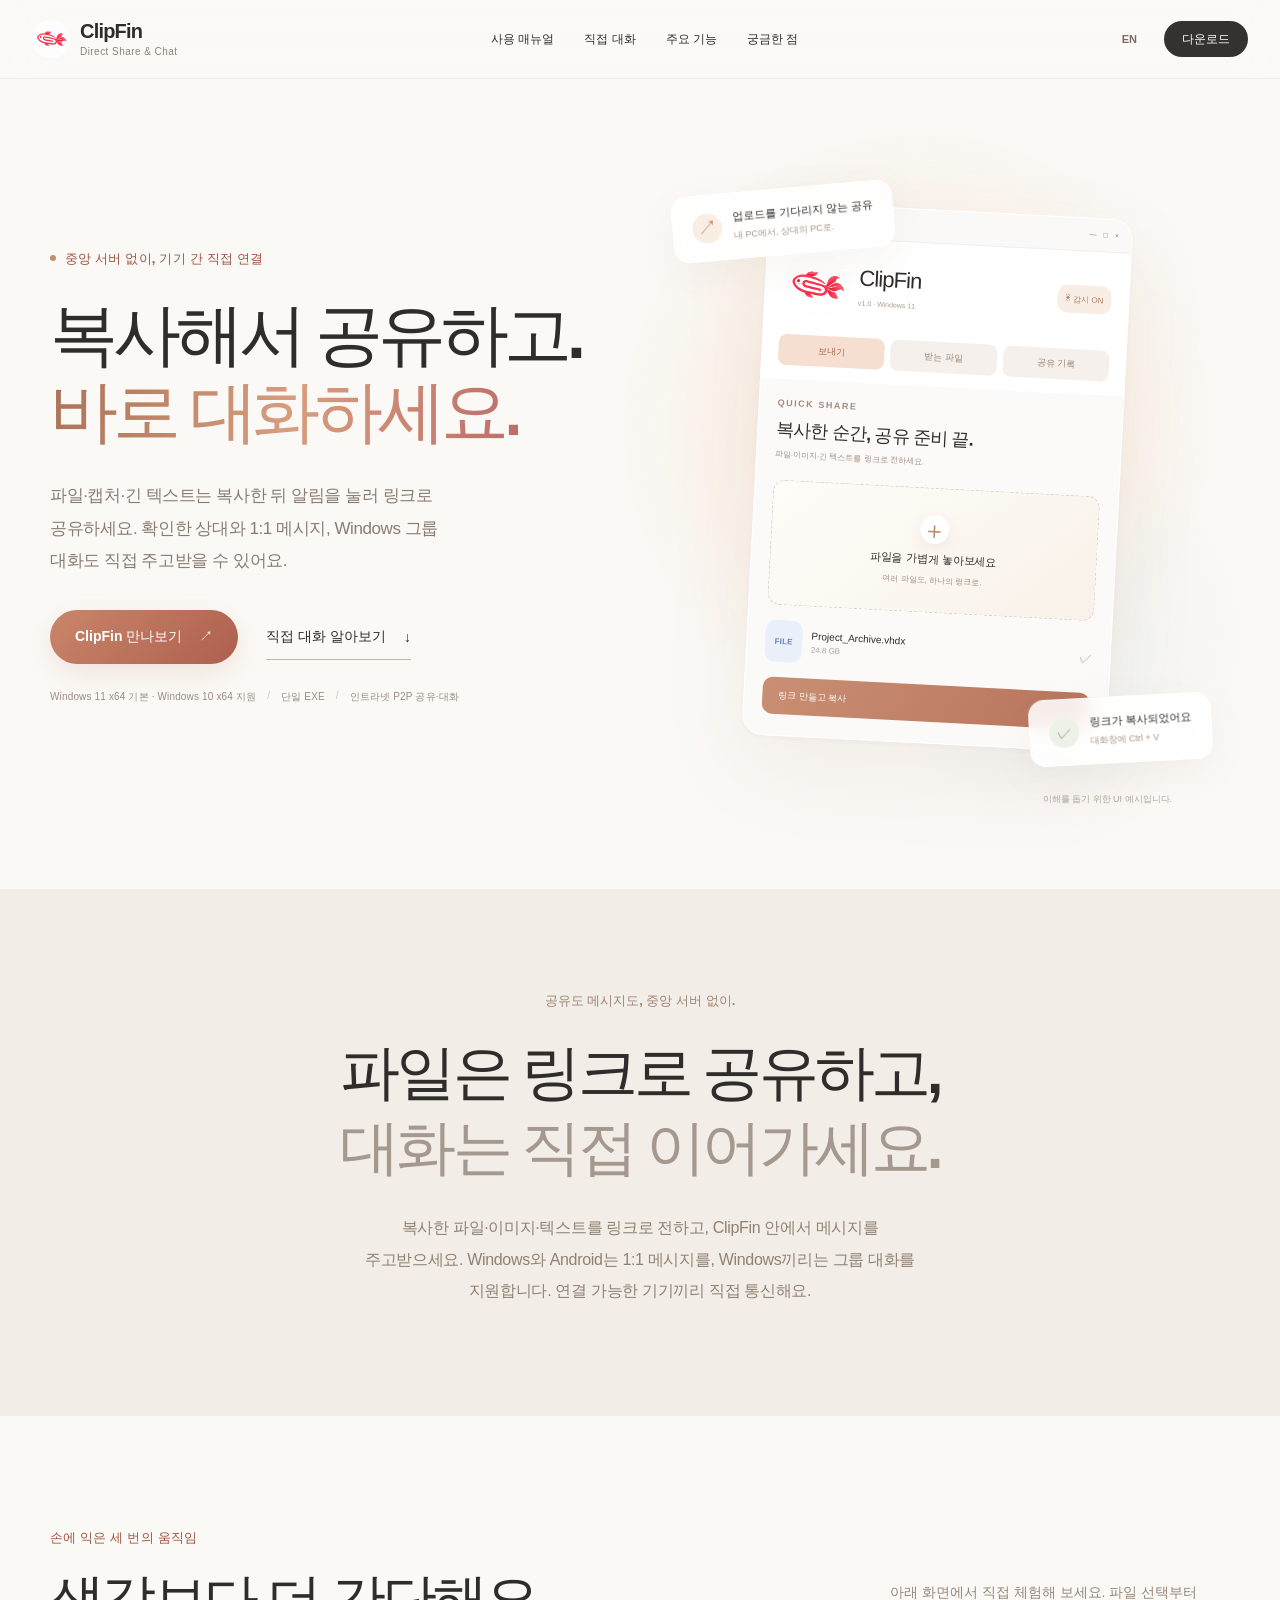
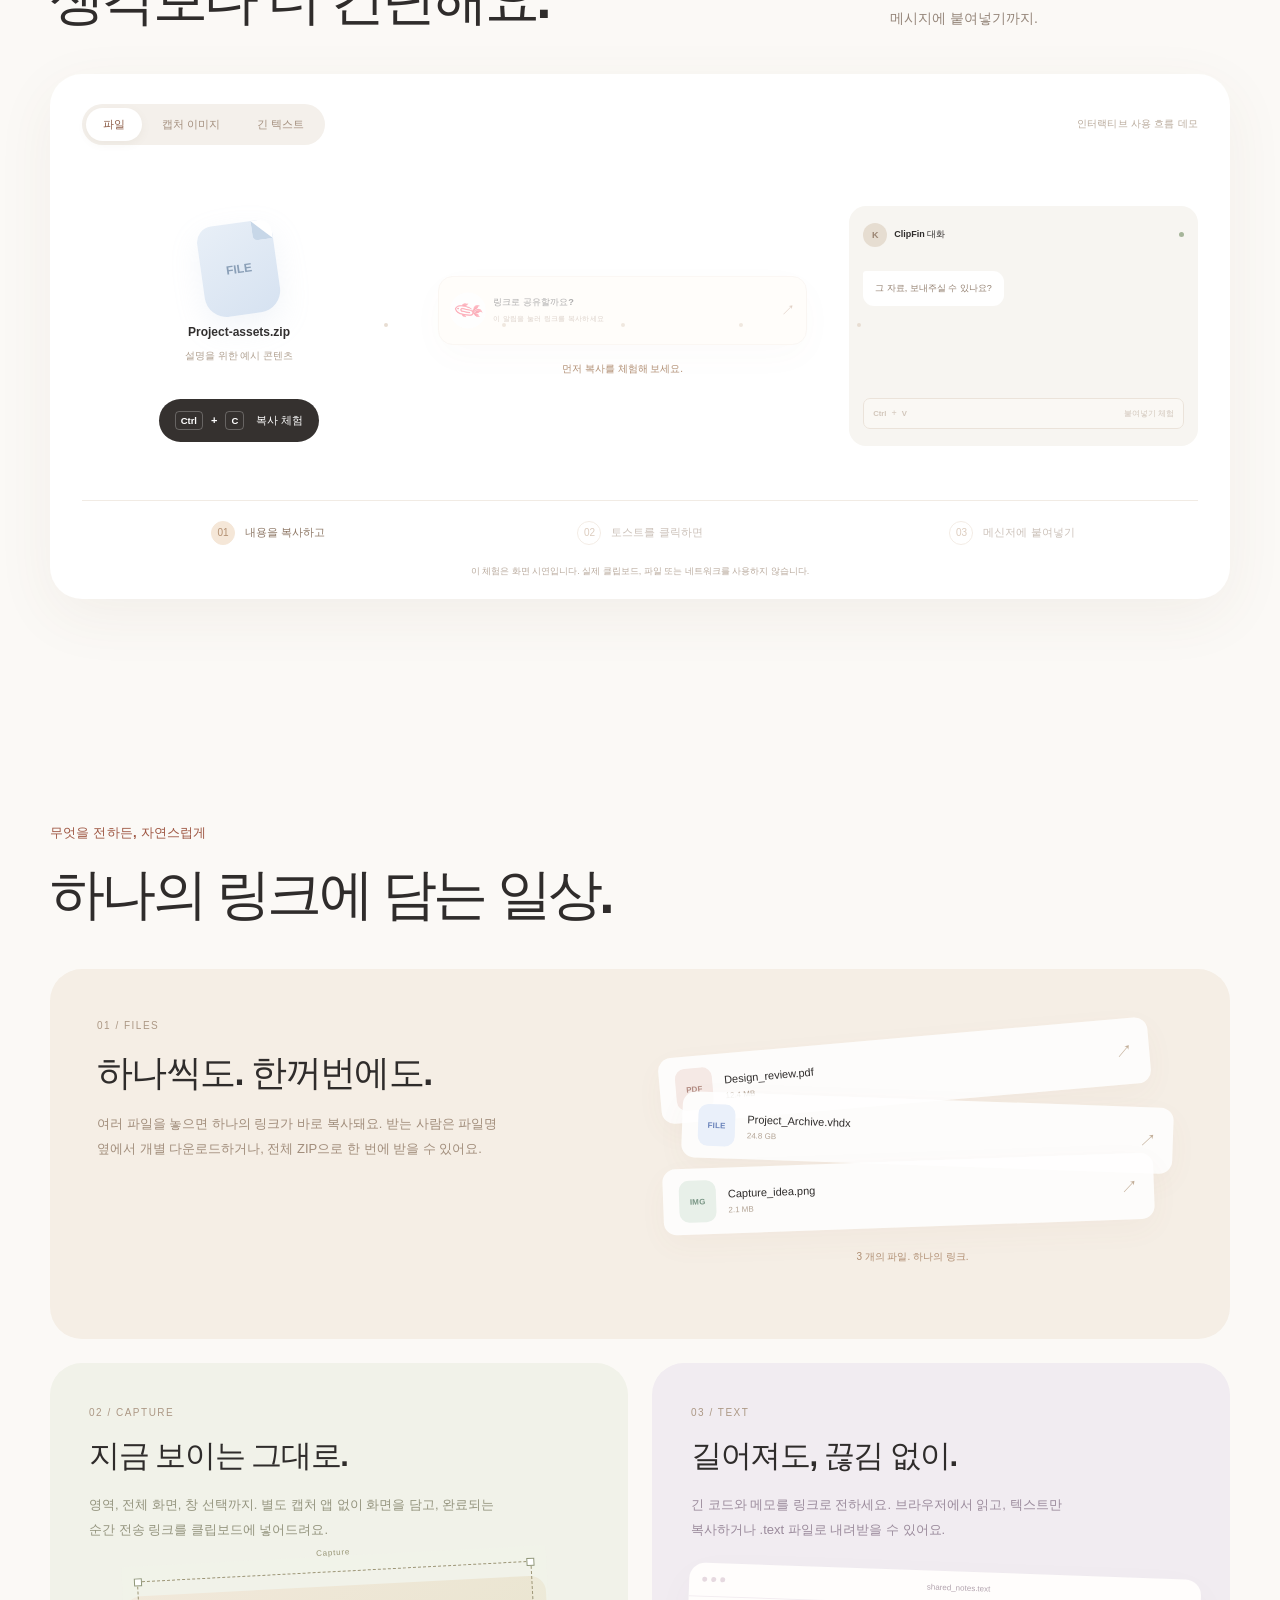
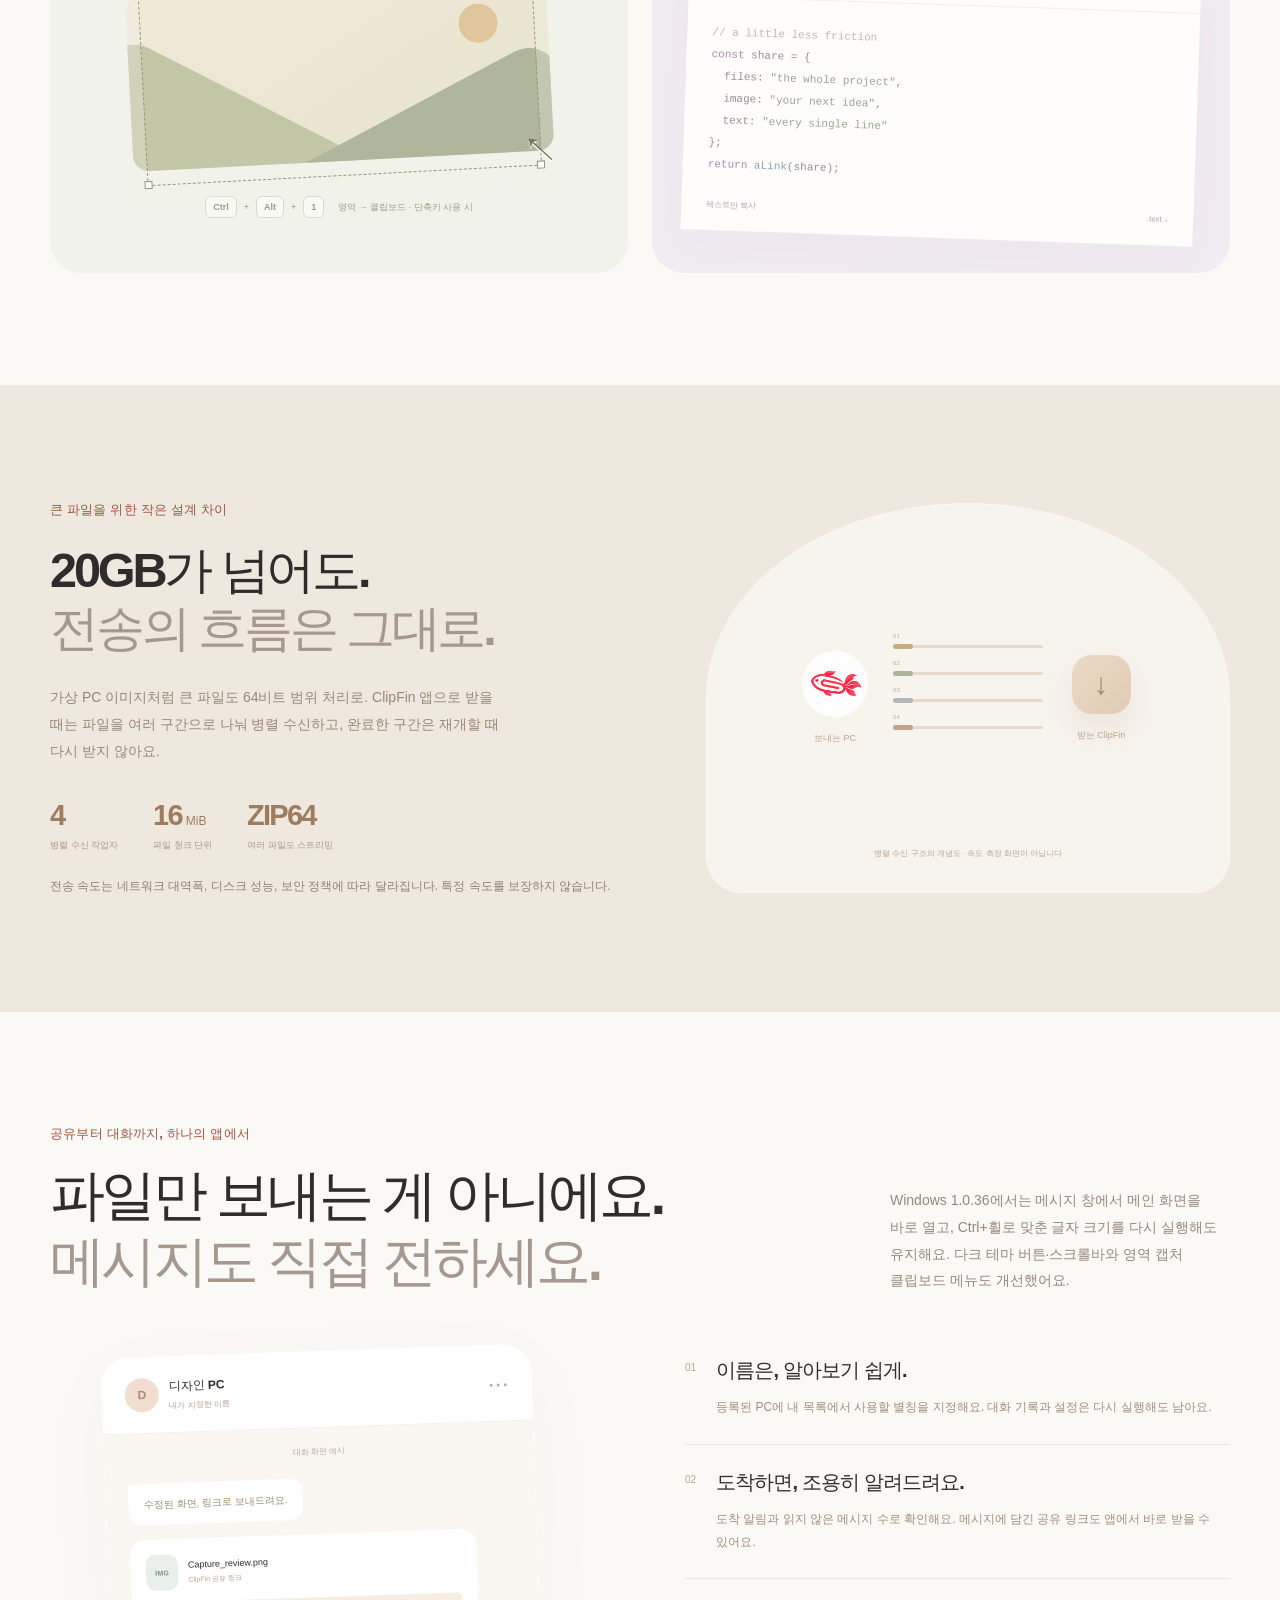
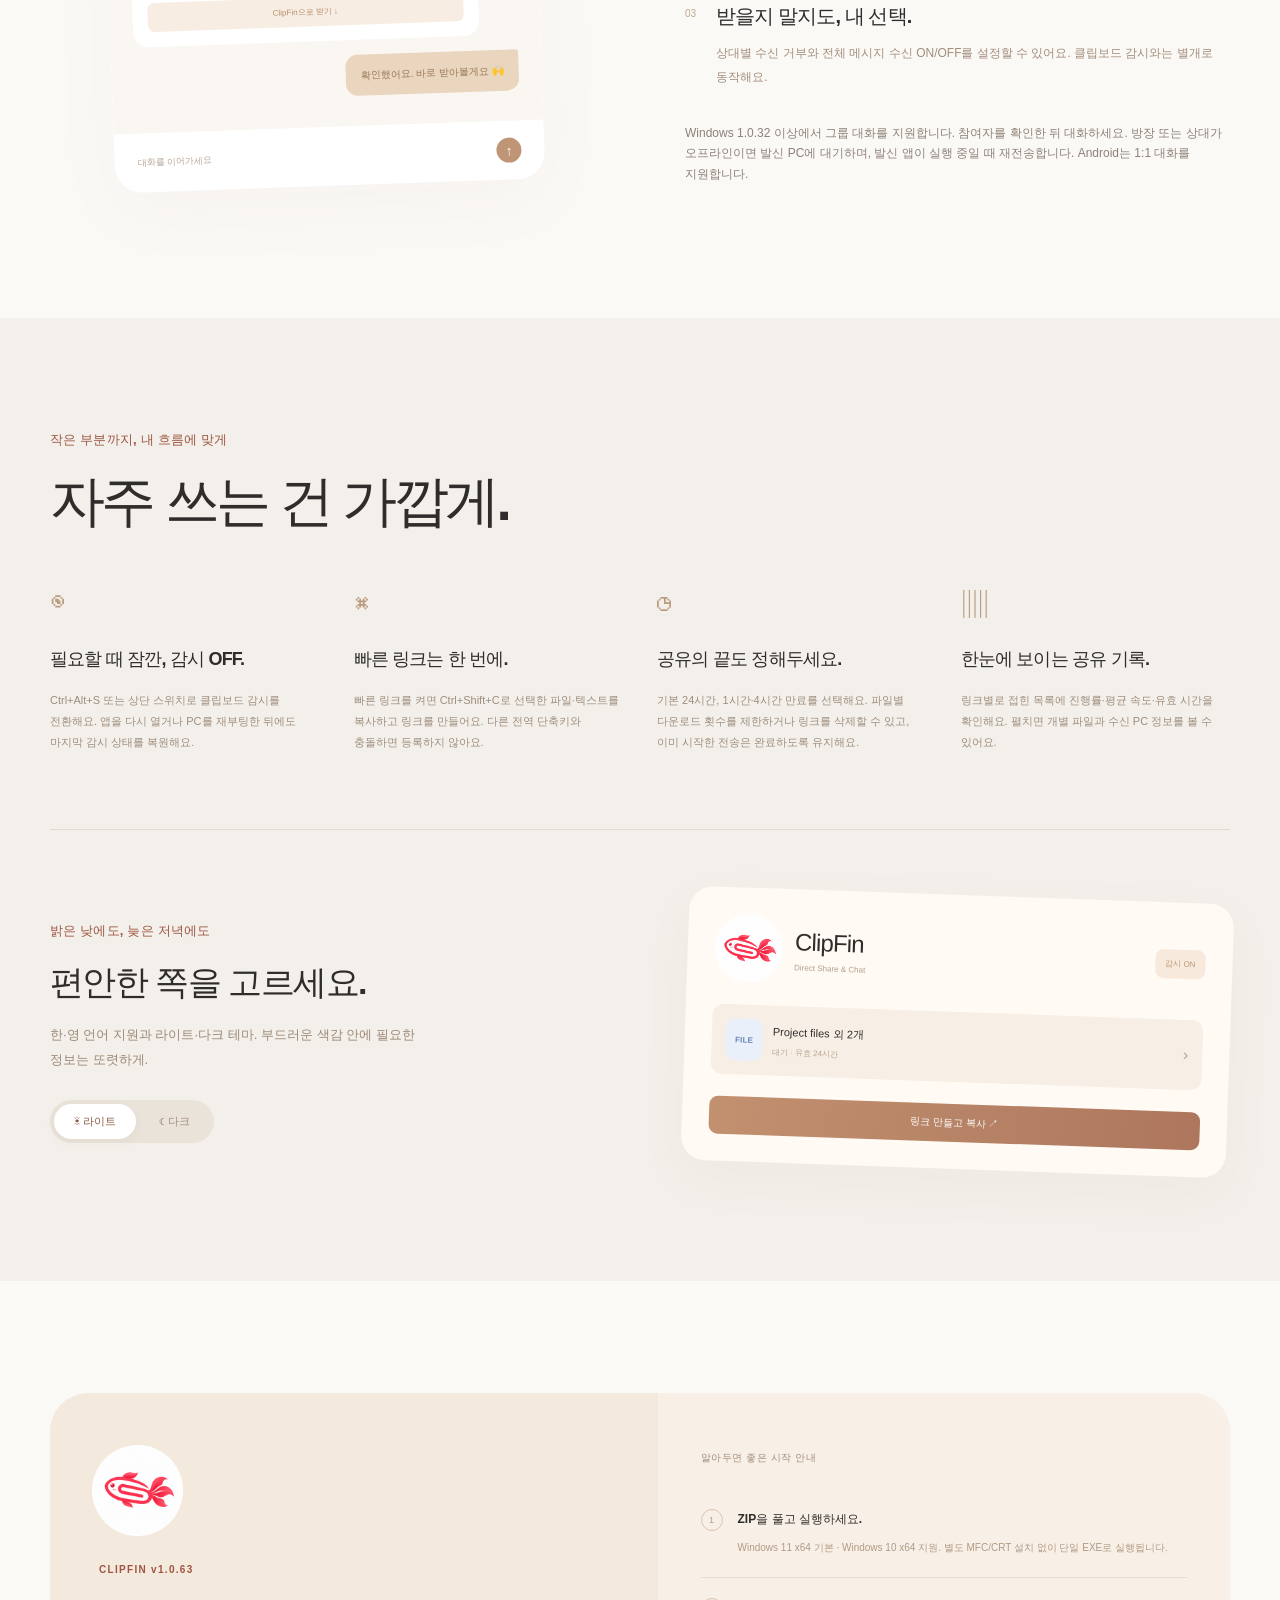
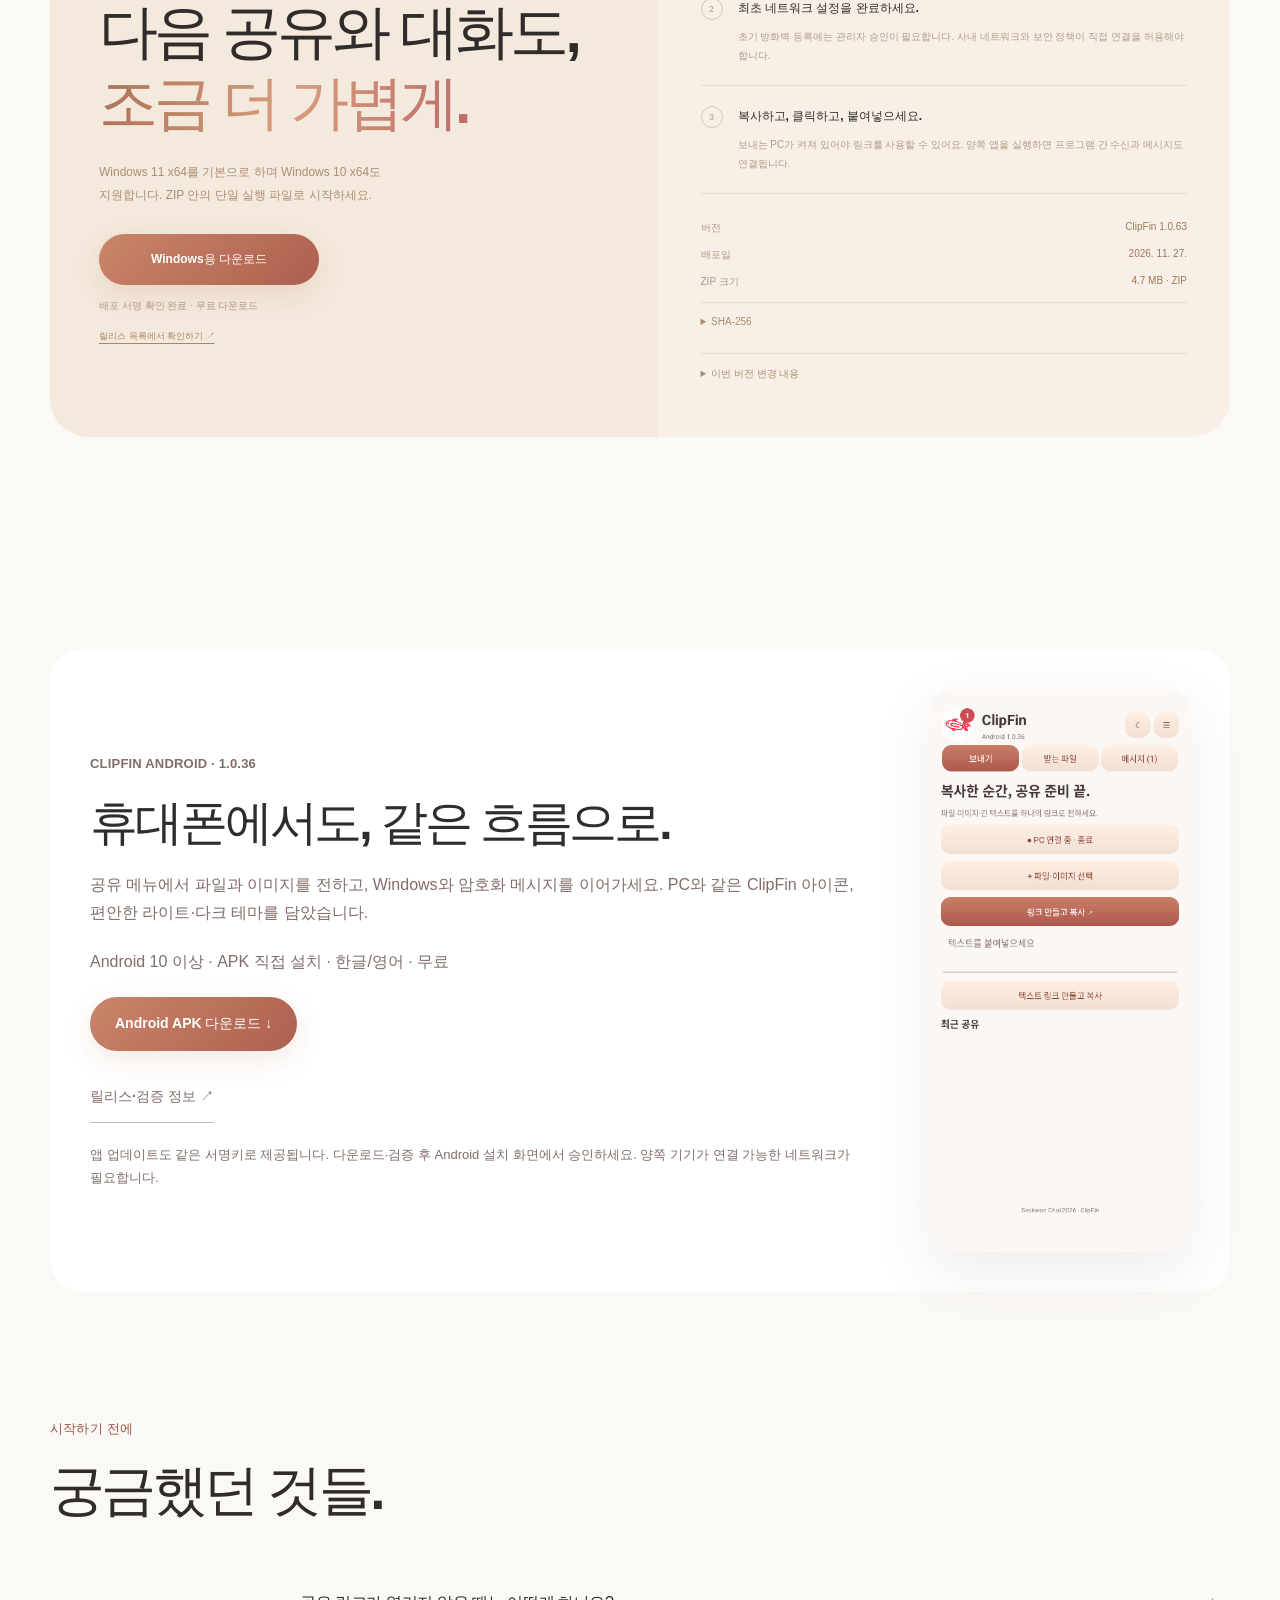
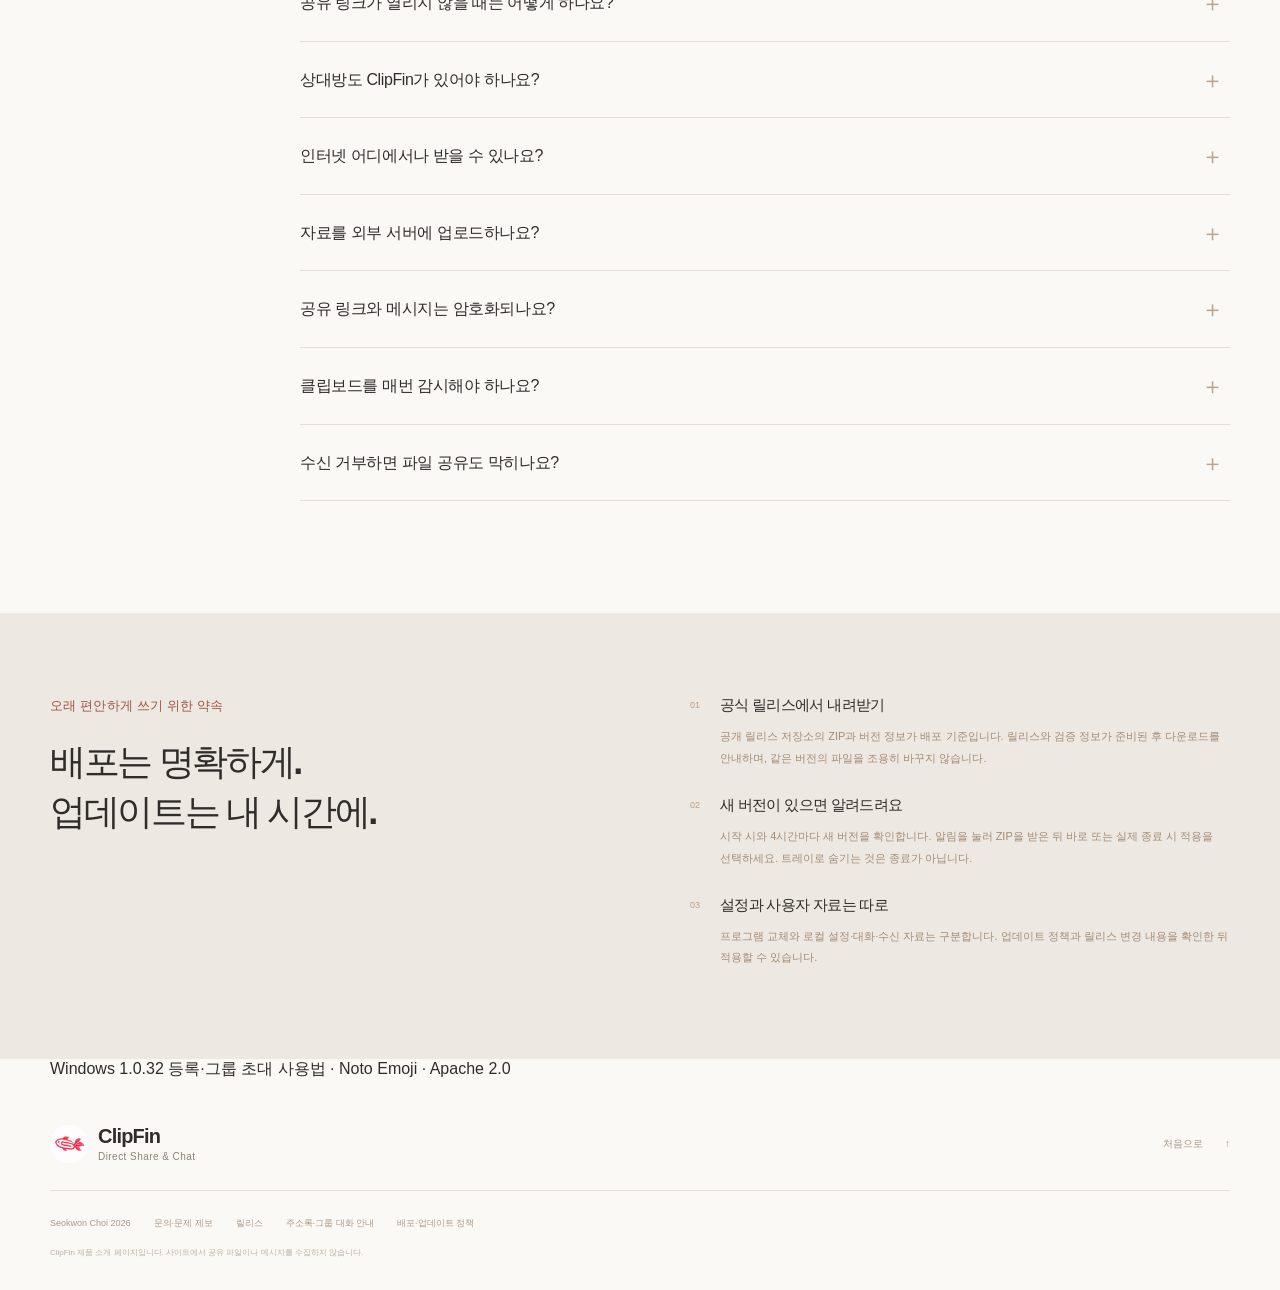
<file: index.html>
<!doctype html>
<html lang="ko">
<head>
  <meta charset="utf-8">
  <meta name="viewport" content="width=device-width, initial-scale=1">
  <meta name="theme-color" content="#fbf8f4">
  <meta name="description" content="ClipFin — 중앙 서버 없이 파일·이미지·텍스트를 공유하고 직접 대화하는 Windows 앱. 클립보드 링크 공유, P2P 파일 전송, 1:1 메시지와 Windows 그룹 대화.">
  <meta property="og:title" content="ClipFin — Direct Share & Chat">
  <meta property="og:description" content="복사해서 공유하고, 바로 대화하세요. 중앙 서버 없이 기기 간 링크 공유와 1:1·Windows 그룹 메시징을 지원합니다.">
  <meta property="og:type" content="website">
  <title>ClipFin — Direct Share & Chat</title>
  <link rel="icon" href="assets/clipfin-light.png" type="image/png">
  <link rel="stylesheet" href="styles.css">
  <script src="app.js" defer></script>
</head>
<body>
  <a class="skip-link" href="#main" data-ko="본문으로 이동" data-en="Skip to content">본문으로 이동</a>
  <div class="scroll-progress" aria-hidden="true"></div>
  <header class="site-header">
    <nav class="nav-wrap" aria-label="주 메뉴" data-aria-ko="주 메뉴" data-aria-en="Main navigation">
      <a class="brand" href="#" aria-label="ClipFin 홈"><img src="assets/clipfin-light.png" width="38" height="38" alt=""><span>ClipFin<span class="brand-caption">Direct Share &amp; Chat</span></span></a>
      <div class="nav-links"><a href="manual.html" data-ko="사용 매뉴얼" data-en="User manual">사용 매뉴얼</a><a href="#messages" data-ko="직접 대화" data-en="Messaging">직접 대화</a><a href="#features" data-ko="주요 기능" data-en="Features">주요 기능</a><a href="#questions" data-ko="궁금한 점" data-en="FAQ">궁금한 점</a></div>
      <div class="nav-actions"><button class="language-button" id="language" type="button" aria-label="Switch to English">EN</button><a class="button button-small button-dark" href="#download" data-ko="다운로드" data-en="Download">다운로드</a></div>
    </nav>
  </header>
  <main id="main">
    <section class="hero section-width" aria-labelledby="hero-heading">
      <div class="hero-copy reveal">
        <p class="eyebrow"><span class="tiny-dot"></span><span data-ko="중앙 서버 없이, 기기 간 직접 연결" data-en="Direct device-to-device sharing, no central relay">중앙 서버 없이, 기기 간 직접 연결</span></p>
        <h1 id="hero-heading"><span data-ko="복사해서 공유하고." data-en="Copy and share.">복사해서 공유하고.</span><br><span class="warm-text" data-ko="바로 대화하세요." data-en="Then start chatting.">바로 대화하세요.</span></h1>
        <p class="hero-description" data-ko="파일·캡처·긴 텍스트는 복사한 뒤 알림을 눌러 링크로 공유하세요. 확인한 상대와 1:1 메시지, Windows 그룹 대화도 직접 주고받을 수 있어요." data-en="Copy files, captures or long text, then click a notification to share a link. Exchange direct one-to-one messages or chat in a Windows group with verified peers.">파일·캡처·긴 텍스트는 복사한 뒤 알림을 눌러 링크로 공유하세요. 확인한 상대와 1:1 메시지, Windows 그룹 대화도 직접 주고받을 수 있어요.</p>
        <div class="hero-actions"><a class="button button-coral" href="#download"><span data-ko="ClipFin 만나보기" data-en="Meet ClipFin">ClipFin 만나보기</span><span aria-hidden="true">↗</span></a><a class="text-link" href="#messages"><span data-ko="직접 대화 알아보기" data-en="Explore direct chat">직접 대화 알아보기</span><span aria-hidden="true">↓</span></a></div>
        <p class="hero-compatibility"><span data-ko="Windows 11 x64 기본 · Windows 10 x64 지원" data-en="Built for Windows 11 x64 · Windows 10 x64 supported">Windows 11 x64 기본 · Windows 10 x64 지원</span><span class="separator">/</span><span data-ko="단일 EXE" data-en="One EXE">단일 EXE</span><span class="separator">/</span><span data-ko="인트라넷 P2P 공유·대화" data-en="Intranet P2P share & chat">인트라넷 P2P 공유·대화</span></p>
      </div>
      <div class="hero-visual reveal" aria-label="ClipFin 공유 화면 예시" data-aria-ko="ClipFin 공유 화면 예시" data-aria-en="Illustration of ClipFin sharing">
        <div class="orb orb-peach"></div><div class="orb orb-blue"></div>
        <div class="floating-note note-top"><span class="note-icon">↗</span><div><strong data-ko="업로드를 기다리지 않는 공유" data-en="Sharing without an upload wait">업로드를 기다리지 않는 공유</strong><span data-ko="내 PC에서, 상대의 PC로." data-en="From your PC, directly to theirs.">내 PC에서, 상대의 PC로.</span></div></div>
        <div class="app-preview" id="hero-app" data-theme="light">
          <div class="app-caption"><span><span class="window-fish">✦</span> ClipFin <span class="caption-light">Direct Share &amp; Chat</span></span><span class="window-controls" aria-hidden="true">—　□　×</span></div>
          <div class="app-brand"><img src="assets/clipfin-light.png" width="90" height="90" alt="ClipFin"><div><strong>ClipFin</strong><span>v1.0 · Windows 11</span></div><div class="app-toggle">☀ <span data-ko="감시 ON" data-en="Monitor ON">감시 ON</span></div></div>
          <div class="app-tabs"><span class="selected" data-ko="보내기" data-en="Send">보내기</span><span data-ko="받는 파일" data-en="Receiving">받는 파일</span><span data-ko="공유 기록" data-en="History">공유 기록</span></div>
          <div class="app-body"><p class="mini-eyebrow">QUICK SHARE</p><h3 data-ko="복사한 순간, 공유 준비 끝." data-en="Copy. Click. Share.">복사한 순간, 공유 준비 끝.</h3><p class="app-subtitle" data-ko="파일·이미지·긴 텍스트를 링크로 전하세요." data-en="Share files, images and long text with a link.">파일·이미지·긴 텍스트를 링크로 전하세요.</p><div class="app-drop"><span class="plus">＋</span><strong data-ko="파일을 가볍게 놓아보세요" data-en="Just drop your files here">파일을 가볍게 놓아보세요</strong><span data-ko="여러 파일도, 하나의 링크로." data-en="Multiple files. One link.">여러 파일도, 하나의 링크로.</span></div><div class="preview-file"><span class="file-symbol file-blue">FILE</span><span><strong>Project_Archive.vhdx</strong><small>24.8 GB</small></span><span class="file-check">✓</span></div><div class="app-share"><span data-ko="링크 만들고 복사" data-en="Create & copy link">링크 만들고 복사</span><span>↗</span></div></div>
        </div>
        <div class="floating-note note-bottom"><span class="note-success">✓</span><div><strong data-ko="링크가 복사되었어요" data-en="Your link is copied">링크가 복사되었어요</strong><span data-ko="대화창에 Ctrl + V" data-en="Paste into a chat">대화창에 Ctrl + V</span></div></div>
        <p class="visual-disclaimer" data-ko="이해를 돕기 위한 UI 예시입니다." data-en="Illustrative interface, shown to explain the experience.">이해를 돕기 위한 UI 예시입니다.</p>
      </div>
    </section>

    <section class="intro-band"><div class="section-width reveal"><p class="section-kicker" data-ko="공유도 메시지도, 중앙 서버 없이." data-en="Share and message without a central relay.">공유도 메시지도, 중앙 서버 없이.</p><h2><span data-ko="파일은 링크로 공유하고," data-en="Share files with a link.">파일은 링크로 공유하고,</span><br><span class="muted-heading" data-ko="대화는 직접 이어가세요." data-en="Chat directly with your peers.">대화는 직접 이어가세요.</span></h2><p data-ko="복사한 파일·이미지·텍스트를 링크로 전하고, ClipFin 안에서 메시지를 주고받으세요. Windows와 Android는 1:1 메시지를, Windows끼리는 그룹 대화를 지원합니다. 연결 가능한 기기끼리 직접 통신해요." data-en="Share copied files, images and text through links, then talk directly inside ClipFin. One-to-one messaging works between Windows and Android; group chat is available on Windows. Devices connect directly when the network allows.">복사한 파일·이미지·텍스트를 링크로 전하고, ClipFin 안에서 메시지를 주고받으세요. Windows와 Android는 1:1 메시지를, Windows끼리는 그룹 대화를 지원합니다. 연결 가능한 기기끼리 직접 통신해요.</p></div></section>

    <section class="section-width section-space experience" id="experience" aria-labelledby="experience-heading">
      <div class="section-heading reveal"><div><p class="eyebrow" data-ko="손에 익은 세 번의 움직임" data-en="Three familiar moves">손에 익은 세 번의 움직임</p><h2 id="experience-heading" data-ko="생각보다 더 간단해요." data-en="Simpler than you think.">생각보다 더 간단해요.</h2></div><p data-ko="아래 화면에서 직접 체험해 보세요. 파일 선택부터 메시지에 붙여넣기까지." data-en="Try the flow below, from choosing something to pasting its link into a conversation.">아래 화면에서 직접 체험해 보세요. 파일 선택부터 메시지에 붙여넣기까지.</p></div>
      <div class="experience-card reveal" id="share-demo">
        <div class="demo-toolbar"><div class="segmented" role="group" aria-label="체험할 콘텐츠 종류" data-aria-ko="체험할 콘텐츠 종류" data-aria-en="Demo content type"><button class="active" type="button" data-demo-type="file" aria-pressed="true" data-ko="파일" data-en="File">파일</button><button type="button" data-demo-type="image" aria-pressed="false" data-ko="캡처 이미지" data-en="Capture">캡처 이미지</button><button type="button" data-demo-type="text" aria-pressed="false" data-ko="긴 텍스트" data-en="Long text">긴 텍스트</button></div><span class="demo-label" data-ko="인터랙티브 사용 흐름 데모" data-en="Interactive flow demo">인터랙티브 사용 흐름 데모</span></div>
        <div class="demo-layout"><div class="demo-source"><div class="source-content" id="demo-content"></div><button class="button button-dark" id="demo-copy" type="button"><kbd>Ctrl</kbd><span>+</span><kbd>C</kbd><span data-ko="복사 체험" data-en="Try copy">복사 체험</span></button></div><div class="demo-bridge"><div class="bridge-dots" aria-hidden="true"><i></i><i></i><i></i><i></i><i></i></div><button class="demo-toast" id="demo-toast" type="button" disabled><img src="assets/clipfin-light.png" width="46" height="46" alt=""><span><strong data-ko="링크로 공유할까요?" data-en="Ready to share a link?">링크로 공유할까요?</strong><small data-ko="이 알림을 눌러 링크를 복사하세요" data-en="Click this notification to copy its link">이 알림을 눌러 링크를 복사하세요</small></span><span class="toast-arrow" aria-hidden="true">↗</span></button><span class="bridge-caption" id="demo-status" aria-live="polite"></span></div><div class="demo-chat"><div class="demo-chat-title"><span class="avatar">K</span><span data-ko="ClipFin 대화" data-en="ClipFin chat">ClipFin 대화</span><span class="online-dot"></span></div><div class="chat-bubble bubble-in" data-ko="그 자료, 보내주실 수 있나요?" data-en="Could you send that over?">그 자료, 보내주실 수 있나요?</div><div class="chat-bubble bubble-out" id="demo-message" hidden><span class="message-link">sailfish.example / s / …</span><small data-ko="공유 링크 · 시연용" data-en="Share link · demo">공유 링크 · 시연용</small></div><button class="demo-paste" id="demo-paste" type="button" disabled><kbd>Ctrl</kbd> + <kbd>V</kbd><span data-ko="붙여넣기 체험" data-en="Try paste">붙여넣기 체험</span></button></div></div>
        <div class="steps"><div class="step active" data-step="0"><span>01</span><strong data-ko="내용을 복사하고" data-en="Copy your content">내용을 복사하고</strong></div><div class="step" data-step="1"><span>02</span><strong data-ko="토스트를 클릭하면" data-en="Click the notification">토스트를 클릭하면</strong></div><div class="step" data-step="2"><span>03</span><strong data-ko="메신저에 붙여넣기" data-en="Paste into your chat">메신저에 붙여넣기</strong></div></div><p class="demo-disclaimer" data-ko="이 체험은 화면 시연입니다. 실제 클립보드, 파일 또는 네트워크를 사용하지 않습니다." data-en="This is an interface demonstration. It does not use your clipboard, files or network.">이 체험은 화면 시연입니다. 실제 클립보드, 파일 또는 네트워크를 사용하지 않습니다.</p>
      </div>
    </section>

    <section class="section-width section-space" id="features" aria-labelledby="features-heading"><div class="section-heading reveal"><div><p class="eyebrow" data-ko="무엇을 전하든, 자연스럽게" data-en="Whatever you share, keep it natural">무엇을 전하든, 자연스럽게</p><h2 id="features-heading" data-ko="하나의 링크에 담는 일상." data-en="Your everyday work. One link.">하나의 링크에 담는 일상.</h2></div></div>
      <div class="content-grid"><article class="feature-card feature-files reveal"><div class="card-copy"><span class="card-tag">01 / FILES</span><h3 data-ko="하나씩도. 한꺼번에도." data-en="One file. Or the whole set.">하나씩도. 한꺼번에도.</h3><p data-ko="여러 파일을 놓으면 하나의 링크가 바로 복사돼요. 받는 사람은 파일명 옆에서 개별 다운로드하거나, 전체 ZIP으로 한 번에 받을 수 있어요." data-en="Drop multiple files to instantly copy a single link. Recipients can download each file next to its name, or take the whole set as a ZIP.">여러 파일을 놓으면 하나의 링크가 바로 복사돼요. 받는 사람은 파일명 옆에서 개별 다운로드하거나, 전체 ZIP으로 한 번에 받을 수 있어요.</p></div><div class="file-stack" aria-hidden="true"><div><span class="file-symbol file-rose">PDF</span><span>Design_review.pdf<small>12.4 MB</small></span><span>↗</span></div><div><span class="file-symbol file-blue">FILE</span><span>Project_Archive.vhdx<small>24.8 GB</small></span><span>↗</span></div><div><span class="file-symbol file-green">IMG</span><span>Capture_idea.png<small>2.1 MB</small></span><span>↗</span></div><span class="stack-link">3 <span data-ko="개의 파일. 하나의 링크." data-en="files. One link.">개의 파일. 하나의 링크.</span></span></div></article>
      <article class="feature-card feature-capture reveal"><div class="card-copy"><span class="card-tag">02 / CAPTURE</span><h3 data-ko="지금 보이는 그대로." data-en="Just what you're seeing.">지금 보이는 그대로.</h3><p data-ko="영역, 전체 화면, 창 선택까지. 별도 캡처 앱 없이 화면을 담고, 완료되는 순간 전송 링크를 클립보드에 넣어드려요." data-en="Capture a region, all screens, or a selected window. No extra capture app needed. When the capture finishes, its share link is ready in your clipboard.">영역, 전체 화면, 창 선택까지. 별도 캡처 앱 없이 화면을 담고, 완료되는 순간 전송 링크를 클립보드에 넣어드려요.</p></div><div class="capture-art" aria-hidden="true"><div class="capture-landscape"><span class="capture-sun"></span><span class="mountain mountain-back"></span><span class="mountain mountain-front"></span></div><div class="capture-selection"><i></i><i></i><i></i><i></i><span>Capture</span></div><span class="capture-cursor">↖</span></div><div class="shortcut-strip"><kbd>Ctrl</kbd> + <kbd>Alt</kbd> + <kbd>1</kbd><span data-ko="영역 → 클립보드 · 단축키 사용 시" data-en="Region to clipboard · when shortcuts are enabled">영역 → 클립보드 · 단축키 사용 시</span></div></article>
      <article class="feature-card feature-text reveal"><div class="card-copy"><span class="card-tag">03 / TEXT</span><h3 data-ko="길어져도, 끊김 없이." data-en="Longer thoughts. Intact.">길어져도, 끊김 없이.</h3><p data-ko="긴 코드와 메모를 링크로 전하세요. 브라우저에서 읽고, 텍스트만 복사하거나 .text 파일로 내려받을 수 있어요." data-en="Send long code and notes as a link. Read them in the browser, copy just the text, or download a .text file.">긴 코드와 메모를 링크로 전하세요. 브라우저에서 읽고, 텍스트만 복사하거나 .text 파일로 내려받을 수 있어요.</p></div><div class="code-art"><div class="code-chrome"><i></i><i></i><i></i><span>shared_notes.text</span></div><pre aria-label="코드 표시 예시"><code><span class="code-muted">// a little less friction</span>
<span class="code-purple">const</span> share = {
  files: <span class="code-green">"the whole project"</span>,
  image: <span class="code-green">"your next idea"</span>,
  text: <span class="code-green">"every single line"</span>
};
<span class="code-purple">return</span> <span class="code-blue">aLink</span>(share);</code></pre><div class="code-footer"><span data-ko="텍스트만 복사" data-en="Copy text">텍스트만 복사</span><span>.text ↓</span></div></div></article></div>
    </section>

    <section class="speed-section" id="speed"><div class="section-width speed-layout"><div class="speed-copy reveal"><p class="eyebrow" data-ko="큰 파일을 위한 작은 설계 차이" data-en="Thoughtfully built for bigger files">큰 파일을 위한 작은 설계 차이</p><h2><span data-ko="20GB가 넘어도." data-en="Beyond 20GB.">20GB가 넘어도.</span><br><span class="muted-heading" data-ko="전송의 흐름은 그대로." data-en="The same simple flow.">전송의 흐름은 그대로.</span></h2><p data-ko="가상 PC 이미지처럼 큰 파일도 64비트 범위 처리로. ClipFin 앱으로 받을 때는 파일을 여러 구간으로 나눠 병렬 수신하고, 완료한 구간은 재개할 때 다시 받지 않아요." data-en="64-bit range handling supports large files such as virtual machine images. The ClipFin receiver downloads in parallel chunks and reuses completed chunks when resuming.">가상 PC 이미지처럼 큰 파일도 64비트 범위 처리로. ClipFin 앱으로 받을 때는 파일을 여러 구간으로 나눠 병렬 수신하고, 완료한 구간은 재개할 때 다시 받지 않아요.</p><div class="speed-specs"><div><strong>4</strong><span data-ko="병렬 수신 작업자" data-en="parallel receiver workers">병렬 수신 작업자</span></div><div><strong>16<span>MiB</span></strong><span data-ko="파일 청크 단위" data-en="per download chunk">파일 청크 단위</span></div><div><strong>ZIP64</strong><span data-ko="여러 파일도 스트리밍" data-en="streaming for file sets">여러 파일도 스트리밍</span></div></div><p class="fine-print" data-ko="전송 속도는 네트워크 대역폭, 디스크 성능, 보안 정책에 따라 달라집니다. 특정 속도를 보장하지 않습니다." data-en="Transfer speeds depend on network bandwidth, disk performance and security policies. No specific speed is guaranteed.">전송 속도는 네트워크 대역폭, 디스크 성능, 보안 정책에 따라 달라집니다. 특정 속도를 보장하지 않습니다.</p></div><div class="parallel-art reveal" aria-label="파일을 4개 작업자로 나눠 받는 개념도" data-aria-ko="파일을 4개 작업자로 나눠 받는 개념도" data-aria-en="Concept of four parallel receiver workers"><div class="transfer-end"><img src="assets/clipfin-light.png" width="68" height="68" alt=""><span data-ko="보내는 PC" data-en="Sending PC">보내는 PC</span></div><div class="parallel-lanes"><div><span>01</span><i></i><b></b></div><div><span>02</span><i></i><b></b></div><div><span>03</span><i></i><b></b></div><div><span>04</span><i></i><b></b></div></div><div class="transfer-end"><span class="download-orb">↓</span><span data-ko="받는 ClipFin" data-en="ClipFin receiver">받는 ClipFin</span></div><p data-ko="병렬 수신 구조의 개념도 · 속도 측정 화면이 아닙니다" data-en="Illustration of parallel reception · not a speed measurement">병렬 수신 구조의 개념도 · 속도 측정 화면이 아닙니다</p></div></div></section>

    <section class="section-width section-space messages-section" id="messages"><div class="section-heading reveal"><div><p class="eyebrow" data-ko="공유부터 대화까지, 하나의 앱에서" data-en="Sharing and chatting in one app">공유부터 대화까지, 하나의 앱에서</p><h2><span data-ko="파일만 보내는 게 아니에요." data-en="More than file sharing.">파일만 보내는 게 아니에요.</span><br><span class="muted-heading" data-ko="메시지도 직접 전하세요." data-en="Messages, peer to peer.">메시지도 직접 전하세요.</span></h2></div><p data-ko="Windows 1.0.36에서는 메시지 창에서 메인 화면을 바로 열고, Ctrl+휠로 맞춘 글자 크기를 다시 실행해도 유지해요. 다크 테마 버튼·스크롤바와 영역 캡처 클립보드 메뉴도 개선했어요." data-en="Windows 1.0.36 opens the main window from messages and remembers Ctrl+wheel text size. Enjoy corrected dark buttons and scrollbars, plus the working region-to-clipboard capture menu.">Windows 1.0.36에서는 메시지 창에서 메인 화면을 바로 열고, Ctrl+휠로 맞춘 글자 크기를 다시 실행해도 유지해요. 다크 테마 버튼·스크롤바와 영역 캡처 클립보드 메뉴도 개선했어요.</p></div><div class="message-showcase reveal"><div class="message-preview"><div class="conversation-head"><div class="avatar avatar-coral">D</div><div><strong data-ko="디자인 PC" data-en="Design PC">디자인 PC</strong><span data-ko="내가 지정한 이름" data-en="Your local contact name">내가 지정한 이름</span></div><span class="message-menu" aria-hidden="true">···</span></div><div class="conversation-body"><span class="conversation-time" data-ko="대화 화면 예시" data-en="Illustrative conversation">대화 화면 예시</span><div class="conversation-bubble incoming" data-ko="수정된 화면, 링크로 보내드려요." data-en="Here's a link to the updated screen.">수정된 화면, 링크로 보내드려요.</div><div class="message-attachment"><span class="file-symbol file-green">IMG</span><span><strong>Capture_review.png</strong><small data-ko="ClipFin 공유 링크" data-en="ClipFin share link">ClipFin 공유 링크</small></span><span class="attachment-button" data-ko="ClipFin으로 받기 ↓" data-en="Receive with ClipFin ↓">ClipFin으로 받기 ↓</span></div><div class="conversation-bubble outgoing" data-ko="확인했어요. 바로 받아볼게요 🙌" data-en="Got it. I'll download it now 🙌">확인했어요. 바로 받아볼게요 🙌</div></div><div class="conversation-input"><span data-ko="대화를 이어가세요" data-en="Keep the conversation going">대화를 이어가세요</span><span aria-hidden="true">↑</span></div></div><div class="message-benefits"><article><span class="benefit-mark">01</span><div><h3 data-ko="이름은, 알아보기 쉽게." data-en="Names that make sense to you.">이름은, 알아보기 쉽게.</h3><p data-ko="등록된 PC에 내 목록에서 사용할 별칭을 지정해요. 대화 기록과 설정은 다시 실행해도 남아요." data-en="Give a registered PC a local nickname. Conversations and settings remain after restarting.">등록된 PC에 내 목록에서 사용할 별칭을 지정해요. 대화 기록과 설정은 다시 실행해도 남아요.</p></div></article><article><span class="benefit-mark">02</span><div><h3 data-ko="도착하면, 조용히 알려드려요." data-en="A little nudge when it arrives.">도착하면, 조용히 알려드려요.</h3><p data-ko="도착 알림과 읽지 않은 메시지 수로 확인해요. 메시지에 담긴 공유 링크도 앱에서 바로 받을 수 있어요." data-en="Arrival notifications and unread counts keep you informed. Shared links in messages can be received directly in the app.">도착 알림과 읽지 않은 메시지 수로 확인해요. 메시지에 담긴 공유 링크도 앱에서 바로 받을 수 있어요.</p></div></article><article><span class="benefit-mark">03</span><div><h3 data-ko="받을지 말지도, 내 선택." data-en="You choose what comes in.">받을지 말지도, 내 선택.</h3><p data-ko="상대별 수신 거부와 전체 메시지 수신 ON/OFF를 설정할 수 있어요. 클립보드 감시와는 별개로 동작해요." data-en="Block incoming messages per contact or turn all message reception off. This is independent of clipboard monitoring.">상대별 수신 거부와 전체 메시지 수신 ON/OFF를 설정할 수 있어요. 클립보드 감시와는 별개로 동작해요.</p></div></article><p class="fine-print" data-ko="Windows 1.0.32 이상에서 그룹 대화를 지원합니다. 참여자를 확인한 뒤 대화하세요. 방장 또는 상대가 오프라인이면 발신 PC에 대기하며, 발신 앱이 실행 중일 때 재전송합니다. Android는 1:1 대화를 지원합니다." data-en="Group chats require Windows 1.0.32 or later and verified participants. Messages wait on the sender’s PC when the owner or a recipient is offline and retry while the sender app is running. Android supports one-to-one chat.">Windows 1.0.32 이상에서 그룹 대화를 지원합니다. 참여자를 확인한 뒤 대화하세요. 방장 또는 상대가 오프라인이면 발신 PC에 대기하며, 발신 앱이 실행 중일 때 재전송합니다. Android는 1:1 대화를 지원합니다.</p></div></div></section>

    <section class="details-section"><div class="section-width section-space"><div class="section-heading reveal"><div><p class="eyebrow" data-ko="작은 부분까지, 내 흐름에 맞게" data-en="The details fit your flow">작은 부분까지, 내 흐름에 맞게</p><h2 data-ko="자주 쓰는 건 가깝게." data-en="Keep the everyday close.">자주 쓰는 건 가깝게.</h2></div></div><div class="details-grid"><article class="detail-card reveal"><span class="detail-icon">◉</span><h3 data-ko="필요할 때 잠깐, 감시 OFF." data-en="Pause monitoring when you need to.">필요할 때 잠깐, 감시 OFF.</h3><p data-ko="Ctrl+Alt+S 또는 상단 스위치로 클립보드 감시를 전환해요. 앱을 다시 열거나 PC를 재부팅한 뒤에도 마지막 감시 상태를 복원해요." data-en="Toggle clipboard monitoring with Ctrl+Alt+S or the top switch. The last monitoring state is restored when ClipFin starts, including after a reboot.">Ctrl+Alt+S 또는 상단 스위치로 클립보드 감시를 전환해요. 앱을 다시 열거나 PC를 재부팅한 뒤에도 마지막 감시 상태를 복원해요.</p></article><article class="detail-card reveal"><span class="detail-icon">⌘</span><h3 data-ko="빠른 링크는 한 번에." data-en="A shortcut to a share link.">빠른 링크는 한 번에.</h3><p data-ko="빠른 링크를 켜면 Ctrl+Shift+C로 선택한 파일·텍스트를 복사하고 링크를 만들어요. 다른 전역 단축키와 충돌하면 등록하지 않아요." data-en="Enable Quick link to copy selected files or text and create a link with Ctrl+Shift+C. Registration is skipped if another global shortcut conflicts.">빠른 링크를 켜면 Ctrl+Shift+C로 선택한 파일·텍스트를 복사하고 링크를 만들어요. 다른 전역 단축키와 충돌하면 등록하지 않아요.</p></article><article class="detail-card reveal"><span class="detail-icon">◷</span><h3 data-ko="공유의 끝도 정해두세요." data-en="Give sharing a clear ending.">공유의 끝도 정해두세요.</h3><p data-ko="기본 24시간, 1시간·4시간 만료를 선택해요. 파일별 다운로드 횟수를 제한하거나 링크를 삭제할 수 있고, 이미 시작한 전송은 완료하도록 유지해요." data-en="Choose the default 24-hour lifetime or 1 or 4 hours. Set per-file download limits or revoke a link; transfers already admitted can finish.">기본 24시간, 1시간·4시간 만료를 선택해요. 파일별 다운로드 횟수를 제한하거나 링크를 삭제할 수 있고, 이미 시작한 전송은 완료하도록 유지해요.</p></article><article class="detail-card reveal"><span class="detail-icon">▥</span><h3 data-ko="한눈에 보이는 공유 기록." data-en="A clear view of what you shared.">한눈에 보이는 공유 기록.</h3><p data-ko="링크별로 접힌 목록에 진행률·평균 속도·유효 시간을 확인해요. 펼치면 개별 파일과 수신 PC 정보를 볼 수 있어요." data-en="Collapsed link groups show progress, average speed and expiry. Expand a group for individual files and receiving PC information.">링크별로 접힌 목록에 진행률·평균 속도·유효 시간을 확인해요. 펼치면 개별 파일과 수신 PC 정보를 볼 수 있어요.</p></article></div>
      <div class="theme-showcase reveal"><div><p class="eyebrow" data-ko="밝은 낮에도, 늦은 저녁에도" data-en="For brighter days and later nights">밝은 낮에도, 늦은 저녁에도</p><h3 data-ko="편안한 쪽을 고르세요." data-en="Find your comfortable side.">편안한 쪽을 고르세요.</h3><p data-ko="한·영 언어 지원과 라이트·다크 테마. 부드러운 색감 안에 필요한 정보는 또렷하게." data-en="Korean and English. Light and dark. Soft colors, with the information you need kept clear.">한·영 언어 지원과 라이트·다크 테마. 부드러운 색감 안에 필요한 정보는 또렷하게.</p><div class="segmented theme-controls" role="group" aria-label="앱 테마 예시" data-aria-ko="앱 테마 예시" data-aria-en="App theme illustration"><button type="button" data-preview-theme="light" class="active" aria-pressed="true"><span aria-hidden="true">☀</span> <span data-ko="라이트" data-en="Light">라이트</span></button><button type="button" data-preview-theme="dark" aria-pressed="false"><span aria-hidden="true">☾</span> <span data-ko="다크" data-en="Dark">다크</span></button></div></div><div class="theme-mini-app" id="theme-preview" data-theme="light"><div class="theme-mini-brand"><img id="theme-logo" src="assets/clipfin-light.png" width="78" height="78" alt="ClipFin"><span><strong>ClipFin</strong><small>Direct Share &amp; Chat</small></span><span class="theme-status" data-ko="감시 ON" data-en="Monitor ON">감시 ON</span></div><div class="theme-mini-file"><span class="file-symbol file-blue">FILE</span><span><strong>Project files <span data-ko="외 2개" data-en="+ 2 more">외 2개</span></strong><small data-ko="대기 · 유효 24시간" data-en="Waiting · available for 24h">대기 · 유효 24시간</small></span><span>›</span></div><div class="theme-mini-button" data-ko="링크 만들고 복사 ↗" data-en="Create & copy link ↗">링크 만들고 복사 ↗</div></div></div></div></section>

    <section class="section-width section-space download-section" id="download" aria-labelledby="download-heading"><div class="download-card reveal"><div class="download-main"><img class="download-logo" src="assets/clipfin-light.png" width="116" height="116" alt="ClipFin"><p class="eyebrow">CLIPFIN <span id="download-version">v1.0.36</span></p><h2 id="download-heading"><span data-ko="다음 공유와 대화도," data-en="For your next share and chat.">다음 공유와 대화도,</span><br><span class="warm-text" data-ko="조금 더 가볍게." data-en="A little less friction.">조금 더 가볍게.</span></h2><p data-ko="Windows 11 x64를 기본으로 하며 Windows 10 x64도 지원합니다. ZIP 안의 단일 실행 파일로 시작하세요." data-en="Built for Windows 11 x64, with Windows 10 x64 support. Start with a single executable inside the ZIP.">Windows 11 x64를 기본으로 하며 Windows 10 x64도 지원합니다. ZIP 안의 단일 실행 파일로 시작하세요.</p><a class="button button-coral download-asset" id="download-asset" aria-disabled="true"><span data-ko="배포 파일 확인 중" data-en="Checking release">배포 파일 확인 중</span><span aria-hidden="true">↓</span></a><p class="download-state" id="download-state" role="status" aria-live="polite"></p><a class="release-link" href="https://github.com/Rubiya82/ClipFin-release/releases" target="_blank" rel="noopener noreferrer"><span data-ko="릴리스 목록에서 확인하기" data-en="View GitHub releases">릴리스 목록에서 확인하기</span> ↗</a></div><div class="download-side"><p class="mini-eyebrow" data-ko="알아두면 좋은 시작 안내" data-en="BEFORE YOUR FIRST SHARE">알아두면 좋은 시작 안내</p><ol class="setup-list"><li><span>1</span><div><strong data-ko="ZIP을 풀고 실행하세요." data-en="Extract the ZIP and run.">ZIP을 풀고 실행하세요.</strong><p data-ko="Windows 11 x64 기본 · Windows 10 x64 지원. 별도 MFC/CRT 설치 없이 단일 EXE로 실행됩니다." data-en="Built for Windows 11 x64 · Windows 10 x64 supported. One EXE, without a separate MFC/CRT installation.">Windows 11 x64 기본 · Windows 10 x64 지원. 별도 MFC/CRT 설치 없이 단일 EXE로 실행됩니다.</p></div></li><li><span>2</span><div><strong data-ko="최초 네트워크 설정을 완료하세요." data-en="Complete initial network setup.">최초 네트워크 설정을 완료하세요.</strong><p data-ko="초기 방화벽 등록에는 관리자 승인이 필요합니다. 사내 네트워크와 보안 정책이 직접 연결을 허용해야 합니다." data-en="Initial firewall registration needs administrator approval. Your intranet and security policies must allow direct connections.">초기 방화벽 등록에는 관리자 승인이 필요합니다. 사내 네트워크와 보안 정책이 직접 연결을 허용해야 합니다.</p></div></li><li><span>3</span><div><strong data-ko="복사하고, 클릭하고, 붙여넣으세요." data-en="Copy, click, and paste.">복사하고, 클릭하고, 붙여넣으세요.</strong><p data-ko="보내는 PC가 켜져 있어야 링크를 사용할 수 있어요. 양쪽 앱을 실행하면 프로그램 간 수신과 메시지도 연결됩니다." data-en="The sender must stay online for the link to work. Run both apps for native reception and messages.">보내는 PC가 켜져 있어야 링크를 사용할 수 있어요. 양쪽 앱을 실행하면 프로그램 간 수신과 메시지도 연결됩니다.</p></div></li></ol><div class="release-meta" id="release-meta" hidden><div><span data-ko="버전" data-en="Version">버전</span><strong id="meta-version"></strong></div><div><span data-ko="배포일" data-en="Published">배포일</span><strong id="meta-date"></strong></div><div><span data-ko="ZIP 크기" data-en="ZIP size">ZIP 크기</span><strong id="meta-size"></strong></div><details><summary>SHA-256</summary><code id="meta-sha"></code></details><details><summary data-ko="이번 버전 변경 내용" data-en="Release notes">이번 버전 변경 내용</summary><p id="meta-notes"></p></details></div></div></div></section>

    <section class="section-width section-space" id="android"><div class="android-release reveal"><div><p class="eyebrow">CLIPFIN ANDROID · 1.0.36</p><h2 data-ko="휴대폰에서도, 같은 흐름으로." data-en="The same flow. Now on your phone.">휴대폰에서도, 같은 흐름으로.</h2><p data-ko="공유 메뉴에서 파일과 이미지를 전하고, Windows와 암호화 메시지를 이어가세요. PC와 같은 ClipFin 아이콘, 편안한 라이트·다크 테마를 담았습니다." data-en="Share files and images from your phone, and keep talking with Windows over encrypted messages. The same ClipFin icon, with comfortable light and dark themes.">공유 메뉴에서 파일과 이미지를 전하고, Windows와 암호화 메시지를 이어가세요. PC와 같은 ClipFin 아이콘, 편안한 라이트·다크 테마를 담았습니다.</p><p data-ko="Android 10 이상 · APK 직접 설치 · 한글/영어 · 무료" data-en="Android 10+ · direct APK install · Korean/English · free">Android 10 이상 · APK 직접 설치 · 한글/영어 · 무료</p><a class="button button-coral" href="https://github.com/Rubiya82/ClipFin-release/releases/download/android-v1.0.36/ClipFin-1.0.36-android.apk" data-ko="Android APK 다운로드 ↓" data-en="Download Android APK ↓">Android APK 다운로드 ↓</a><p><a class="text-link" href="https://github.com/Rubiya82/ClipFin-release/releases/tag/android-v1.0.36" data-ko="릴리스·검증 정보 ↗" data-en="Release & verification details ↗">릴리스·검증 정보 ↗</a></p><p class="small-note" data-ko="앱 업데이트도 같은 서명키로 제공됩니다. 다운로드·검증 후 Android 설치 화면에서 승인하세요. 양쪽 기기가 연결 가능한 네트워크가 필요합니다." data-en="Updates keep the same app signer. Download and verify, then approve the Android installer. Both devices need a reachable network connection.">앱 업데이트도 같은 서명키로 제공됩니다. 다운로드·검증 후 Android 설치 화면에서 승인하세요. 양쪽 기기가 연결 가능한 네트워크가 필요합니다.</p></div><img src="assets/android-preview.png" alt="ClipFin Android 1.0.36 · 메시지 말풍선 / Chat bubbles" width="432" height="936" loading="lazy"></div></section>
    <section class="section-width section-space faq-section" id="questions"><div class="section-heading reveal"><div><p class="eyebrow" data-ko="시작하기 전에" data-en="GOOD TO KNOW">시작하기 전에</p><h2 data-ko="궁금했던 것들." data-en="A few good questions.">궁금했던 것들.</h2></div></div><div class="faq-list reveal"><details id="share-ip-help"><summary data-ko="공유 링크가 열리지 않을 때는 어떻게 하나요?" data-en="What if a shared link does not open?">공유 링크가 열리지 않을 때는 어떻게 하나요?</summary><p data-ko="보내는 PC의 ClipFin에서 화면의 ‘공유 IP’를 누르거나, 전체 메뉴(…) → ‘공유 네트워크 선택…’을 여세요. Wi-Fi와 유선을 함께 쓰거나 VPN·가상 어댑터가 있으면 상대방이 접속할 수 없는 IP가 링크에 들어갈 수 있습니다. 목록의 어댑터 이름과 IP를 확인하고, 상대방과 연결 가능한 Wi-Fi 또는 유선 네트워크를 선택하세요." data-en="On the sending Windows PC, click ‘Sharing IP’ in ClipFin or open the main menu (…) → ‘Select sharing network…’. With Wi-Fi and Ethernet connected together, or with VPN or virtual adapters present, a link may contain an IP the recipient cannot reach. Check the adapter names and IP addresses, then select the Wi-Fi or Ethernet network reachable by the recipient.">보내는 PC의 ClipFin에서 화면의 ‘공유 IP’를 누르거나, 전체 메뉴(…) → ‘공유 네트워크 선택…’을 여세요. Wi-Fi와 유선을 함께 쓰거나 VPN·가상 어댑터가 있으면 상대방이 접속할 수 없는 IP가 링크에 들어갈 수 있습니다. 목록의 어댑터 이름과 IP를 확인하고, 상대방과 연결 가능한 Wi-Fi 또는 유선 네트워크를 선택하세요.</p><p data-ko="선택한 뒤 공유 기록에서 해당 항목의 ‘링크 복사’를 다시 눌러 새 링크를 전달하세요. 이미 보낸 링크의 IP는 자동으로 바뀌지 않습니다. 수동 선택은 다음 실행에도 유지되며, 기본 설정으로 돌아가려면 ‘자동 선택’을 누르세요." data-en="After selecting a network, use ‘Copy link’ for the item in sharing history and send the new link. Links already sent do not change automatically. Manual selection persists across restarts; choose ‘Automatic selection’ to return to the default.">선택한 뒤 공유 기록에서 해당 항목의 ‘링크 복사’를 다시 눌러 새 링크를 전달하세요. 이미 보낸 링크의 IP는 자동으로 바뀌지 않습니다. 수동 선택은 다음 실행에도 유지되며, 기본 설정으로 돌아가려면 ‘자동 선택’을 누르세요.</p><p data-ko="그래도 연결되지 않으면 보내는 PC와 ClipFin이 켜져 있는지, 양쪽 기기가 서로 연결 가능한 네트워크에 있는지, 초기 네트워크 설정을 완료했는지 확인하세요. 방화벽·VPN·사내 보안 정책이 직접 연결을 차단하는 경우에는 네트워크 관리자에게 문의하세요." data-en="If it still fails, check that the sender’s PC and ClipFin are running, both devices can reach each other on the network, and initial network setup is complete. If a firewall, VPN or company security policy blocks direct connections, contact your network administrator.">그래도 연결되지 않으면 보내는 PC와 ClipFin이 켜져 있는지, 양쪽 기기가 서로 연결 가능한 네트워크에 있는지, 초기 네트워크 설정을 완료했는지 확인하세요. 방화벽·VPN·사내 보안 정책이 직접 연결을 차단하는 경우에는 네트워크 관리자에게 문의하세요.</p></details><details><summary data-ko="상대방도 ClipFin가 있어야 하나요?" data-en="Does the recipient need ClipFin too?">상대방도 ClipFin가 있어야 하나요?</summary><p data-ko="파일, 이미지, 텍스트 공유 링크는 브라우저로 열고 내려받을 수 있습니다. 프로그램 간 병렬 수신과 1:1 메시지를 사용하려면 양쪽에 ClipFin가 실행 중이어야 합니다." data-en="Recipients can open and download file, image and text links in a browser. Native parallel reception and one-to-one messages require ClipFin running on both PCs.">파일, 이미지, 텍스트 공유 링크는 브라우저로 열고 내려받을 수 있습니다. 프로그램 간 병렬 수신과 1:1 메시지를 사용하려면 양쪽에 ClipFin가 실행 중이어야 합니다.</p></details><details><summary data-ko="인터넷 어디에서나 받을 수 있나요?" data-en="Can I receive a share from anywhere on the internet?">인터넷 어디에서나 받을 수 있나요?</summary><p data-ko="ClipFin은 서로 직접 연결 가능한 인트라넷 환경을 전제로 합니다. 라우팅, 방화벽, VPN, 보안 정책에 따라 접근이 제한될 수 있으며 인터넷 중계 서버는 제공하지 않습니다. 보내는 PC와 프로그램은 실행 중이어야 합니다." data-en="ClipFin assumes a directly reachable intranet. Routing, firewalls, VPNs and security policies may limit access. There is no internet relay server. The sender's PC and application must remain running.">ClipFin은 서로 직접 연결 가능한 인트라넷 환경을 전제로 합니다. 라우팅, 방화벽, VPN, 보안 정책에 따라 접근이 제한될 수 있으며 인터넷 중계 서버는 제공하지 않습니다. 보내는 PC와 프로그램은 실행 중이어야 합니다.</p></details><details><summary data-ko="자료를 외부 서버에 업로드하나요?" data-en="Are my shared files uploaded to a third-party server?">자료를 외부 서버에 업로드하나요?</summary><p data-ko="파일 공유는 보내는 PC에서 받는 쪽으로 직접 진행합니다. 캡처와 텍스트 공유용 임시 파일 및 메시지 기록은 로컬 사용자 폴더에 저장됩니다. GitHub는 프로그램 배포·업데이트와 이 소개 페이지에 사용됩니다." data-en="Sharing transfers data directly from the sending PC to the recipient. Temporary capture/text files and message history are stored in the local user folder. GitHub is used for software distribution, updates and this introduction page.">파일 공유는 보내는 PC에서 받는 쪽으로 직접 진행합니다. 캡처와 텍스트 공유용 임시 파일 및 메시지 기록은 로컬 사용자 폴더에 저장됩니다. GitHub는 프로그램 배포·업데이트와 이 소개 페이지에 사용됩니다.</p></details><details><summary data-ko="공유 링크와 메시지는 암호화되나요?" data-en="Are file links and messages encrypted?">공유 링크와 메시지는 암호화되나요?</summary><p data-ko="링크를 통한 파일 공유는 HTTP입니다. 메시지와 메시지 첨부는 TLS 1.3으로 전송하고 Windows 대화 기록은 현재 사용자 계정의 DPAPI로 보호합니다. 등록 요청의 상대를 확인한 뒤 수락하고, 필요한 경우 양쪽 인증 코드를 비교하세요." data-en="File sharing through links uses HTTP. Messages and message attachments use TLS 1.3, and Windows chat records use current-user DPAPI protection. Review contact requests before accepting; compare both devices’ verification codes when needed.">링크를 통한 파일 공유는 HTTP입니다. 메시지와 메시지 첨부는 TLS 1.3으로 전송하고 Windows 대화 기록은 현재 사용자 계정의 DPAPI로 보호합니다. 등록 요청의 상대를 확인한 뒤 수락하고, 필요한 경우 양쪽 인증 코드를 비교하세요.</p></details><details><summary data-ko="클립보드를 매번 감시해야 하나요?" data-en="Do I have to keep clipboard monitoring on?">클립보드를 매번 감시해야 하나요?</summary><p data-ko="현재 실행 중에는 Ctrl+Alt+S 또는 상단 스위치로 끌 수 있습니다. 앱을 다시 실행하면 마지막 감시 상태를 복원합니다. 감시 OFF 상태에서도 파일 드롭, 파일 선택과 사용자가 켠 빠른 링크 기능은 사용할 수 있습니다." data-en="Toggle it with Ctrl+Alt+S or the top switch. ClipFin restores the last monitoring state at startup. Dropping files, choosing files, and enabled Quick link remain available with monitoring off.">현재 실행 중에는 Ctrl+Alt+S 또는 상단 스위치로 끌 수 있습니다. 앱을 다시 실행하면 마지막 감시 상태를 복원합니다. 감시 OFF 상태에서도 파일 드롭, 파일 선택과 사용자가 켠 빠른 링크 기능은 사용할 수 있습니다.</p></details><details><summary data-ko="수신 거부하면 파일 공유도 막히나요?" data-en="Does blocking messages also block shared files?">수신 거부하면 파일 공유도 막히나요?</summary><p data-ko="메시지 수신 거부와 파일 공유 권한은 별개입니다. 공유 링크를 더 이상 사용하지 못하게 하려면 공유 목록에서 해당 링크를 삭제하세요. 이미 시작한 전송은 완료할 수 있습니다." data-en="Message refusal and file-sharing permissions are separate. To stop new downloads through a link, revoke it from the share list. Transfers already admitted may finish.">메시지 수신 거부와 파일 공유 권한은 별개입니다. 공유 링크를 더 이상 사용하지 못하게 하려면 공유 목록에서 해당 링크를 삭제하세요. 이미 시작한 전송은 완료할 수 있습니다.</p></details></div></section>

    <section class="policy-section" id="policy"><div class="section-width policy-layout"><div class="reveal"><p class="eyebrow" data-ko="오래 편안하게 쓰기 위한 약속" data-en="A thoughtful way to stay current">오래 편안하게 쓰기 위한 약속</p><h2 data-ko="배포는 명확하게.\n업데이트는 내 시간에." data-en="Clear releases.\nUpdates on your time.">배포는 명확하게.<br>업데이트는 내 시간에.</h2></div><div class="policy-items reveal"><article><span>01</span><div><h3 data-ko="공식 릴리스에서 내려받기" data-en="Download an official release">공식 릴리스에서 내려받기</h3><p data-ko="공개 릴리스 저장소의 ZIP과 버전 정보가 배포 기준입니다. 릴리스와 검증 정보가 준비된 후 다운로드를 안내하며, 같은 버전의 파일을 조용히 바꾸지 않습니다." data-en="The public release ZIP and version metadata define a release. Download becomes available after the asset and verification metadata are ready. Files are not silently replaced under the same version.">공개 릴리스 저장소의 ZIP과 버전 정보가 배포 기준입니다. 릴리스와 검증 정보가 준비된 후 다운로드를 안내하며, 같은 버전의 파일을 조용히 바꾸지 않습니다.</p></div></article><article><span>02</span><div><h3 data-ko="새 버전이 있으면 알려드려요" data-en="A clear notice when a version is ready">새 버전이 있으면 알려드려요</h3><p data-ko="시작 시와 4시간마다 새 버전을 확인합니다. 알림을 눌러 ZIP을 받은 뒤 바로 또는 실제 종료 시 적용을 선택하세요. 트레이로 숨기는 것은 종료가 아닙니다." data-en="The app checks version metadata at startup and periodically. Select the update notice to choose downloading and when to apply it: now or when exiting.">시작 시와 4시간마다 새 버전을 확인합니다. 알림을 눌러 ZIP을 받은 뒤 바로 또는 실제 종료 시 적용을 선택하세요. 트레이로 숨기는 것은 종료가 아닙니다.</p></div></article><article><span>03</span><div><h3 data-ko="설정과 사용자 자료는 따로" data-en="Keep your data separate">설정과 사용자 자료는 따로</h3><p data-ko="프로그램 교체와 로컬 설정·대화·수신 자료는 구분합니다. 업데이트 정책과 릴리스 변경 내용을 확인한 뒤 적용할 수 있습니다." data-en="Program replacement is separate from local settings, conversations and received files. Review the update policy and release notes before applying an update.">프로그램 교체와 로컬 설정·대화·수신 자료는 구분합니다. 업데이트 정책과 릴리스 변경 내용을 확인한 뒤 적용할 수 있습니다.</p></div></article></div></div></section>
  </main>
  <div class="section-width"><p><a href="GROUP_MESSAGING.md" data-ko="Windows 1.0.32 등록·그룹 초대 사용법" data-en="Windows 1.0.32 contact and group invitation guide">Windows 1.0.32 등록·그룹 초대 사용법</a> · <a href="licenses/NOTO-EMOJI-LICENSE.txt">Noto Emoji · Apache 2.0</a></p></div>
  <footer class="site-footer section-width"><div class="footer-top"><a class="brand" href="#"><img src="assets/clipfin-light.png" width="38" height="38" alt=""><span>ClipFin<span class="brand-caption">Direct Share &amp; Chat</span></span></a><a class="back-top" href="#"><span data-ko="처음으로" data-en="Back to top">처음으로</span> ↑</a></div><div class="footer-bottom"><span>Seokwon Choi 2026</span><a href="https://github.com/Rubiya82/ClipFin-release/issues" target="_blank" rel="noopener noreferrer" data-ko="문의·문제 제보" data-en="Support & issues">문의·문제 제보</a><a href="https://github.com/Rubiya82/ClipFin-release/releases" target="_blank" rel="noopener noreferrer" data-ko="릴리스" data-en="Releases">릴리스</a><a href="https://github.com/Rubiya82/ClipFin-release/blob/main/GROUP_MESSAGING.md" data-ko="주소록·그룹 대화 안내" data-en="Address book & group guide">주소록·그룹 대화 안내</a><a href="policy.html" data-ko="배포·업데이트 정책" data-en="Release & update policy">배포·업데이트 정책</a></div><p class="footer-note" data-ko="ClipFin 제품 소개 페이지입니다. 사이트에서 공유 파일이나 메시지를 수집하지 않습니다." data-en="The ClipFin product introduction page. This site does not collect shared files or messages.">ClipFin 제품 소개 페이지입니다. 사이트에서 공유 파일이나 메시지를 수집하지 않습니다.</p></footer>
  <button id="back-to-top" class="floating-back-top" type="button" hidden aria-label="처음으로 이동" data-aria-ko="처음으로 이동" data-aria-en="Back to top"><span class="floating-back-top-arrow" aria-hidden="true">↑</span><span data-ko="처음으로" data-en="Top">처음으로</span></button>
</body>
</html>
</file>
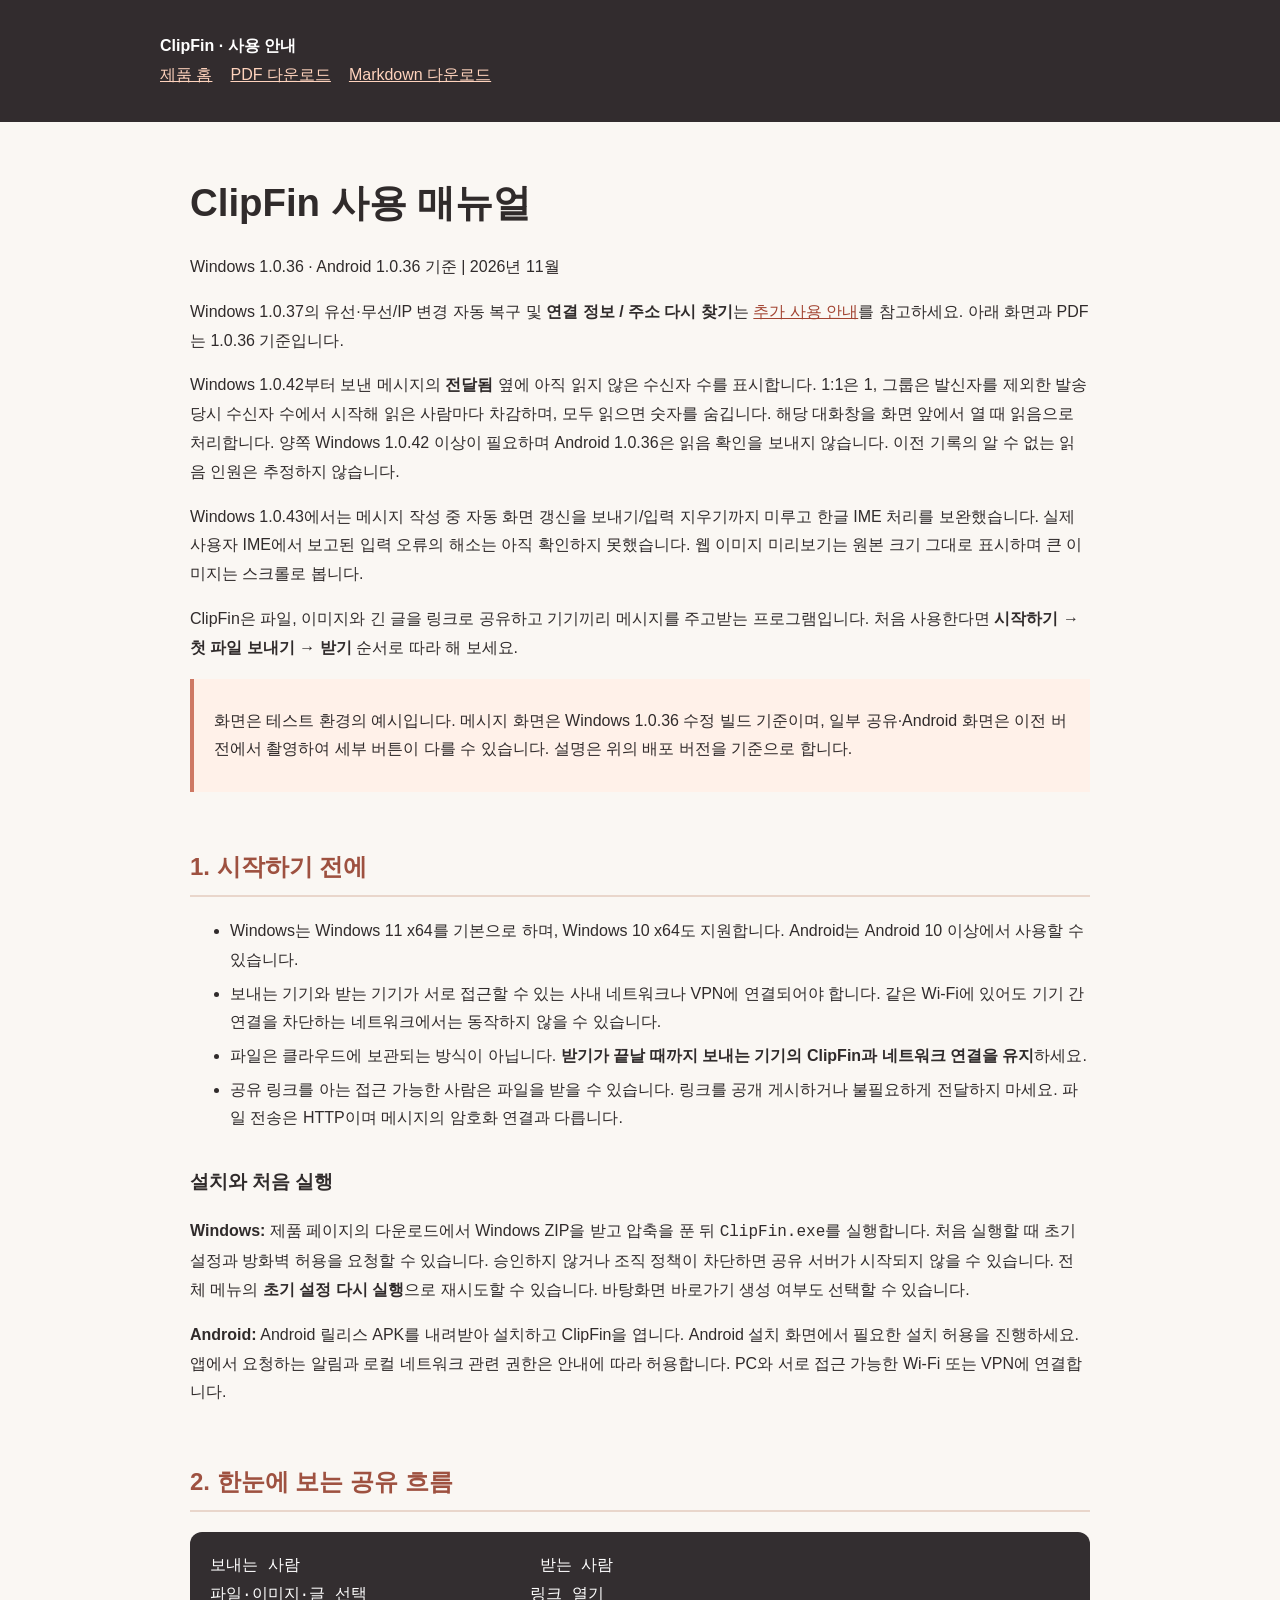
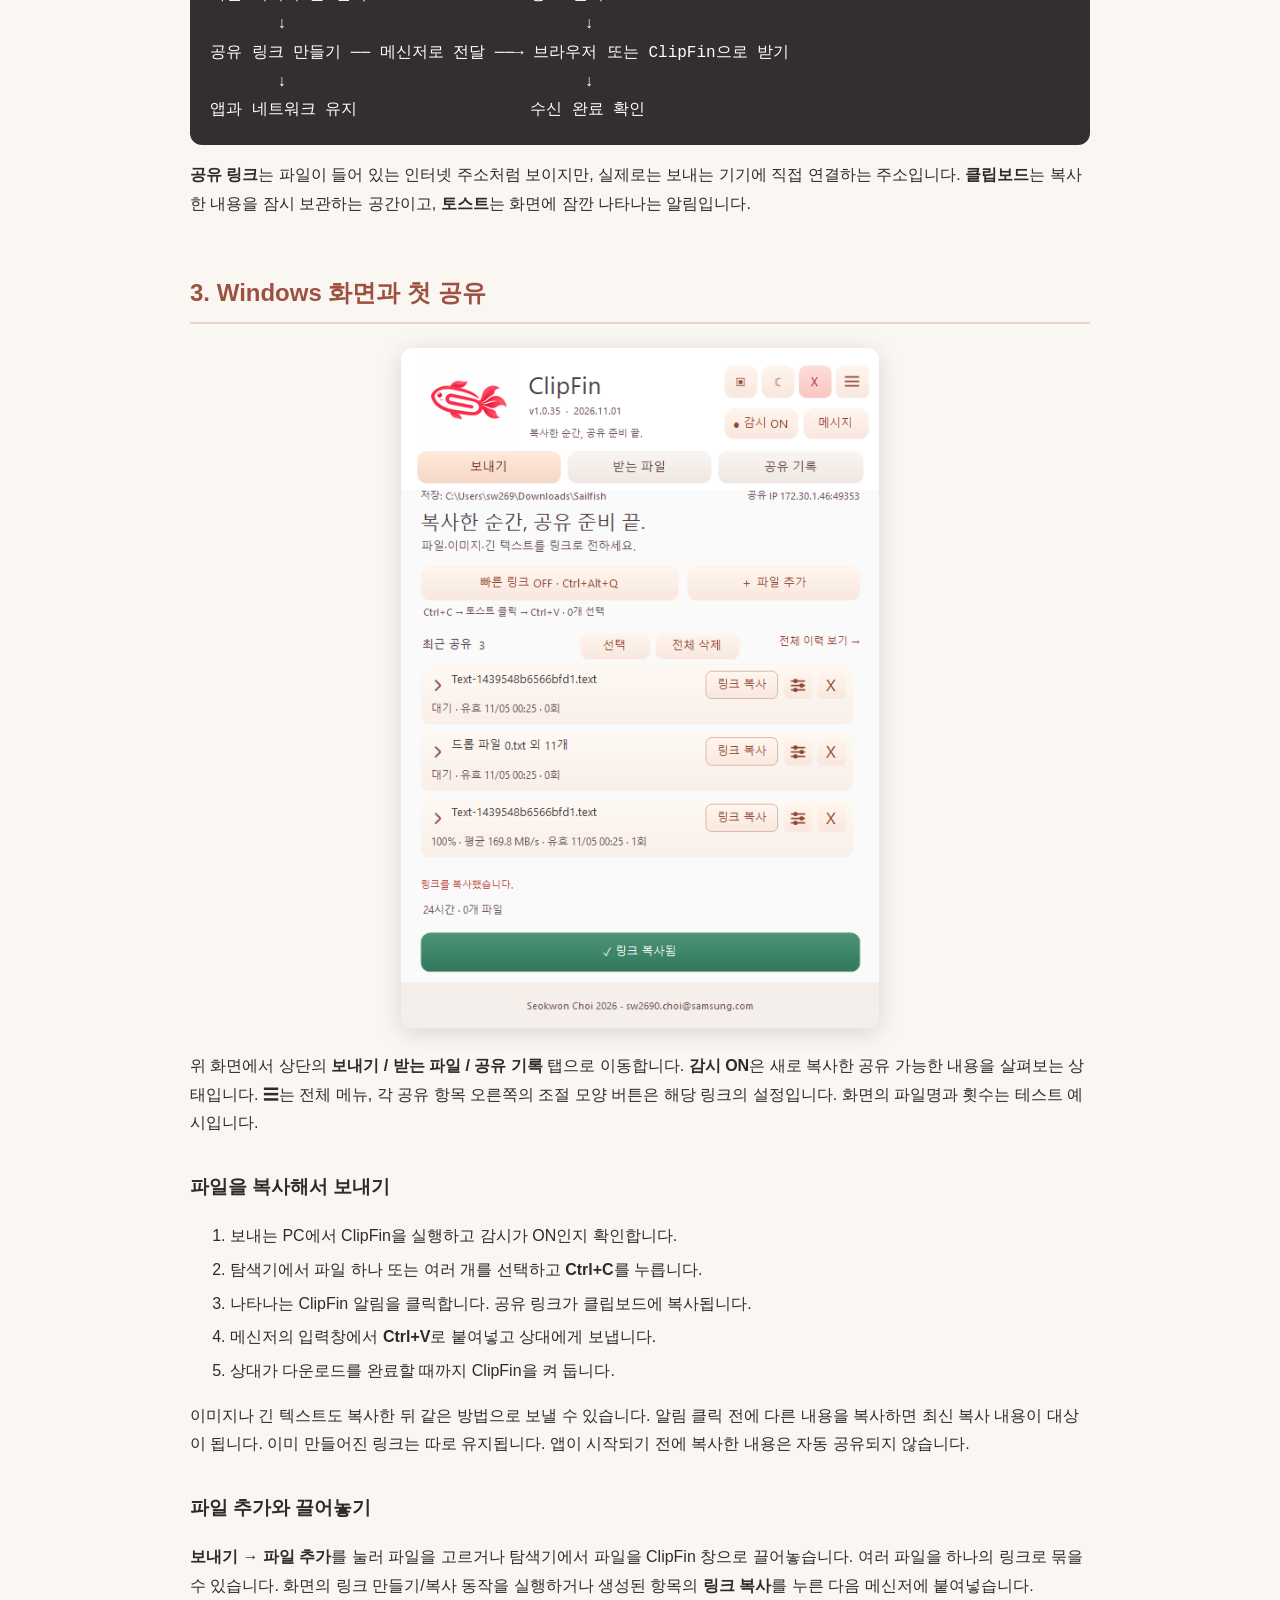
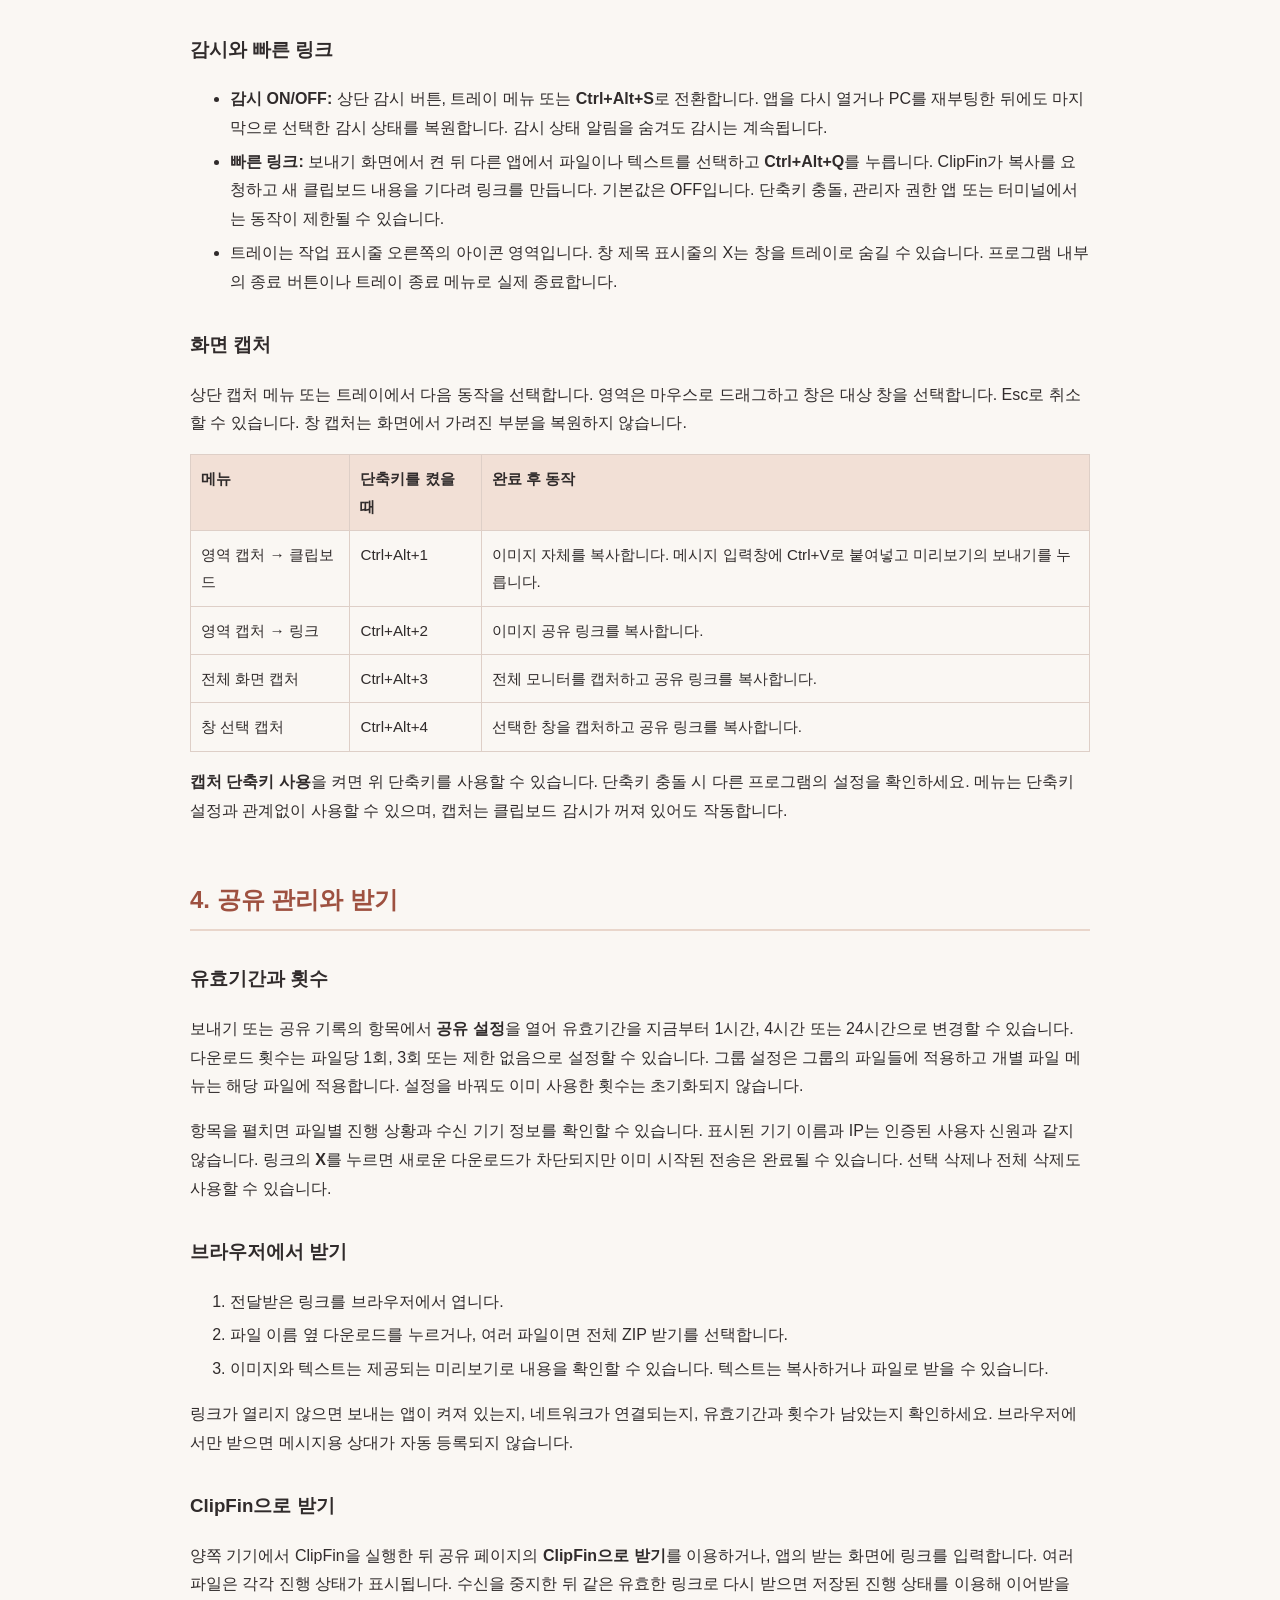
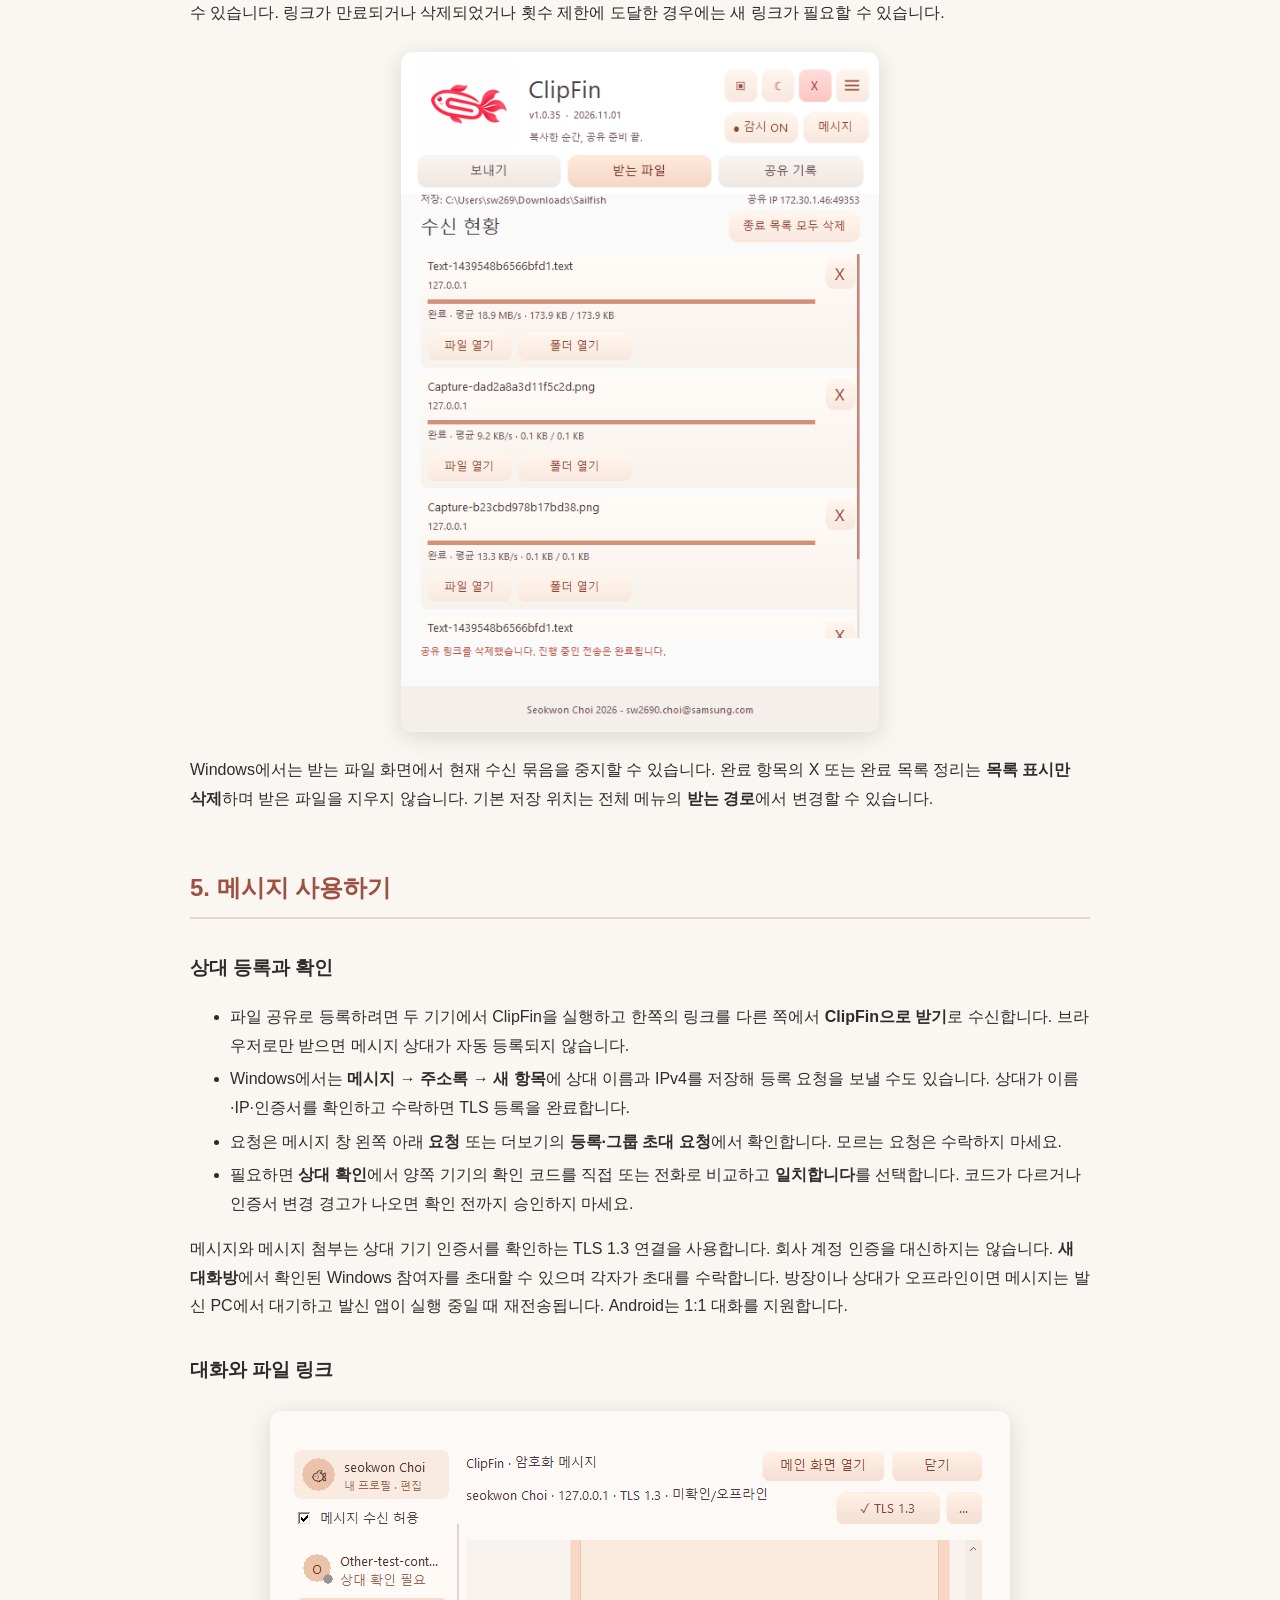
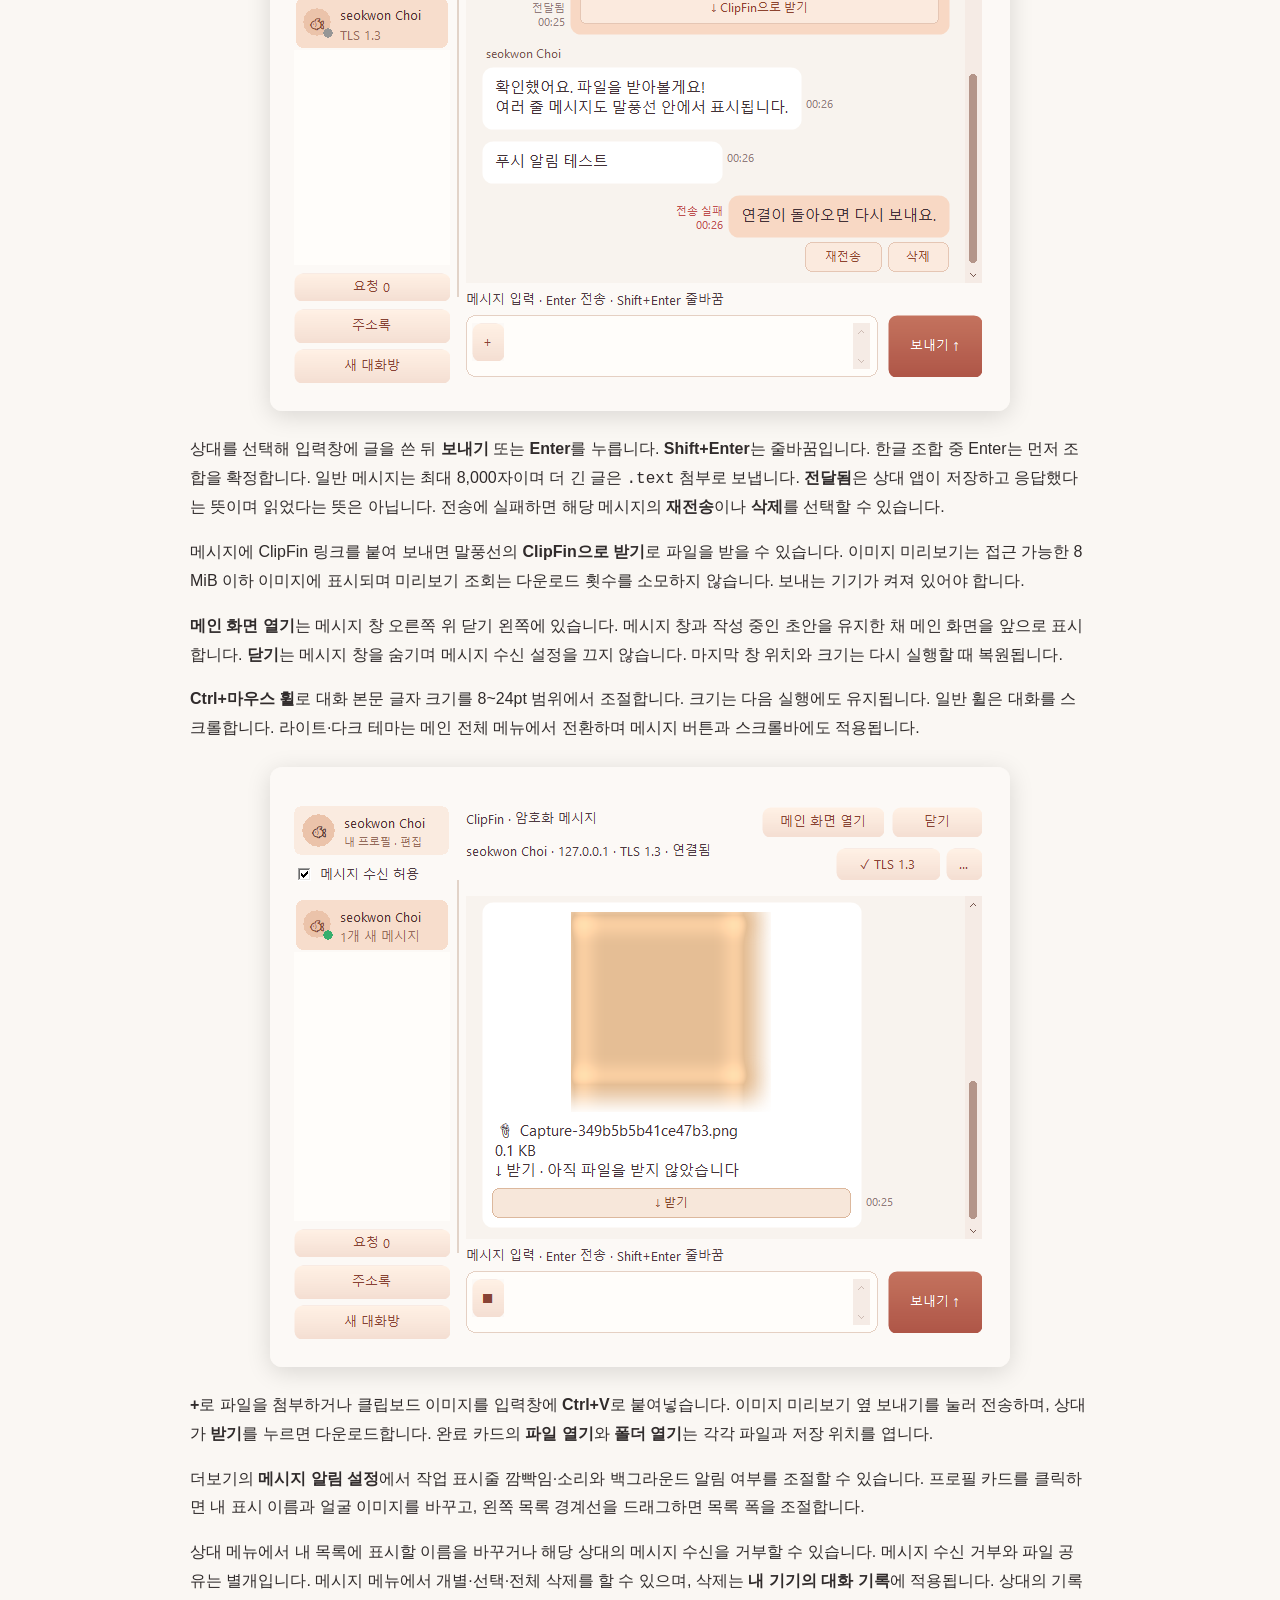
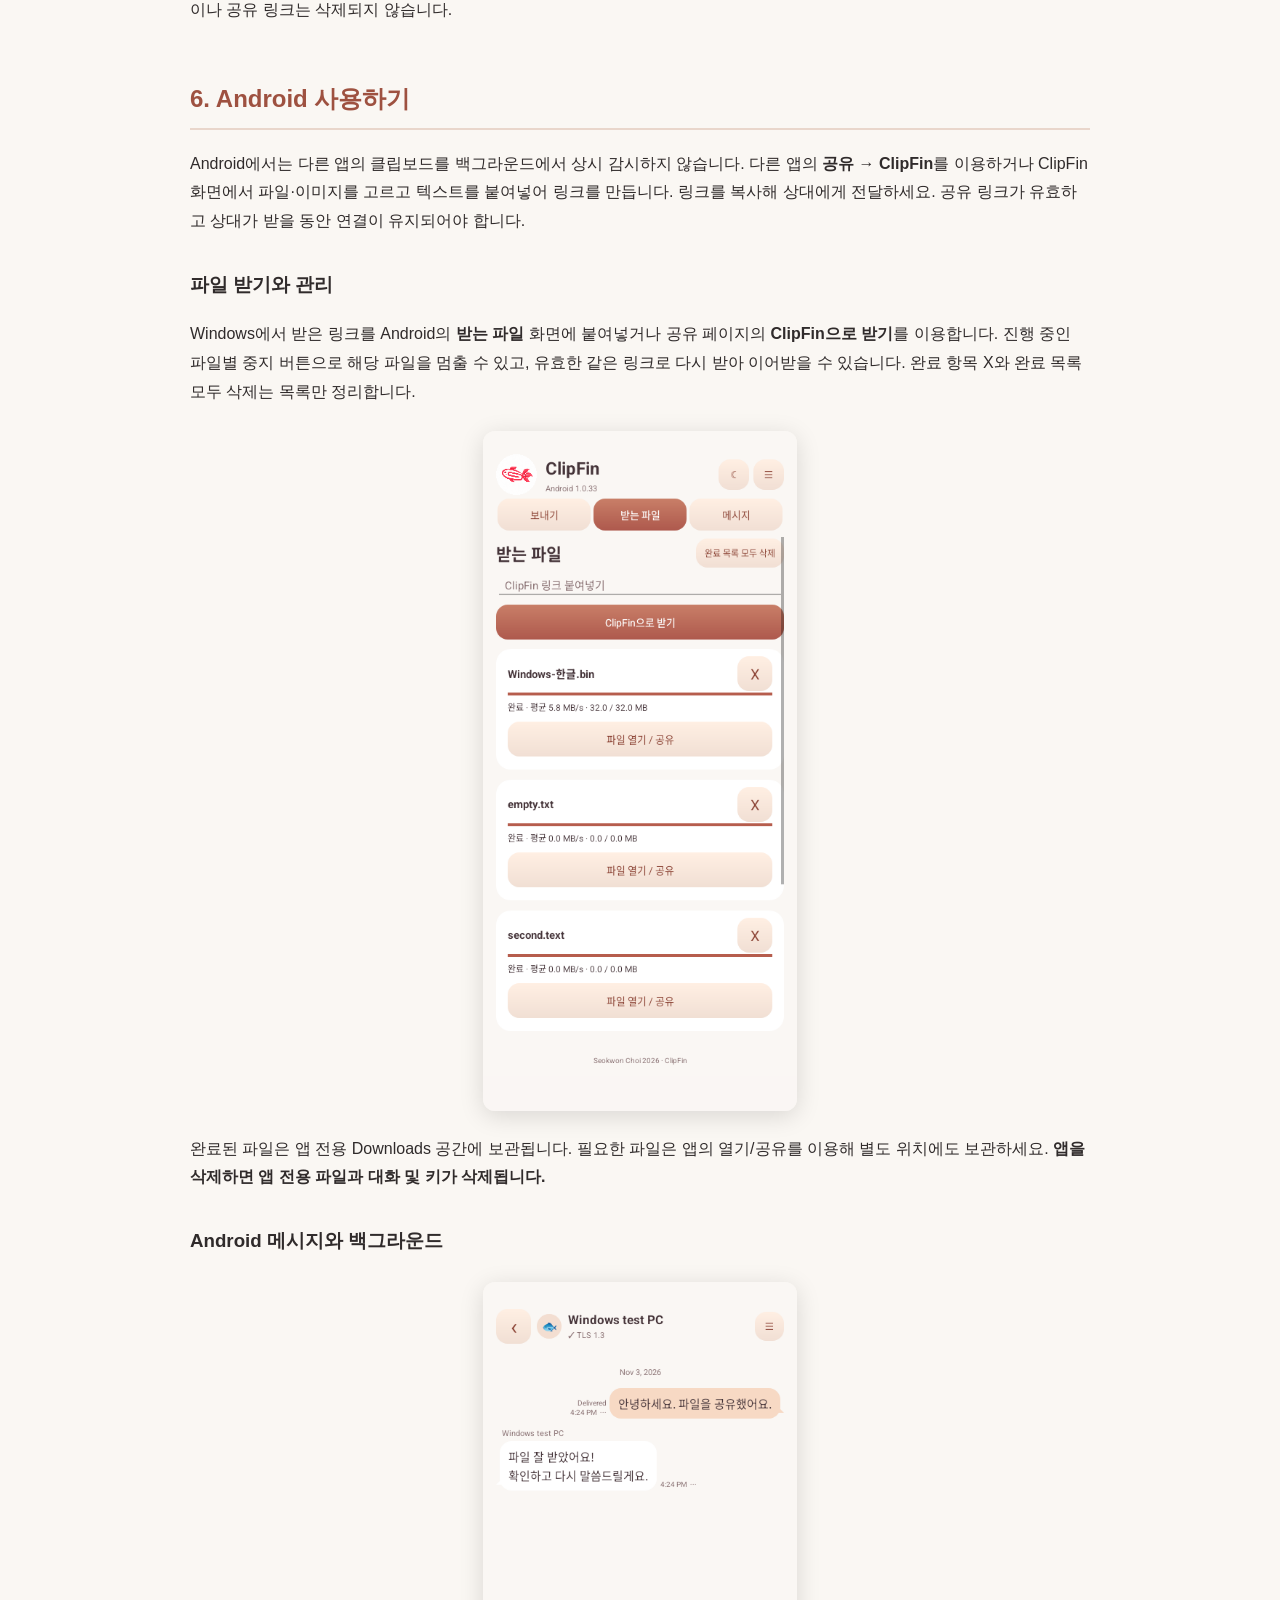
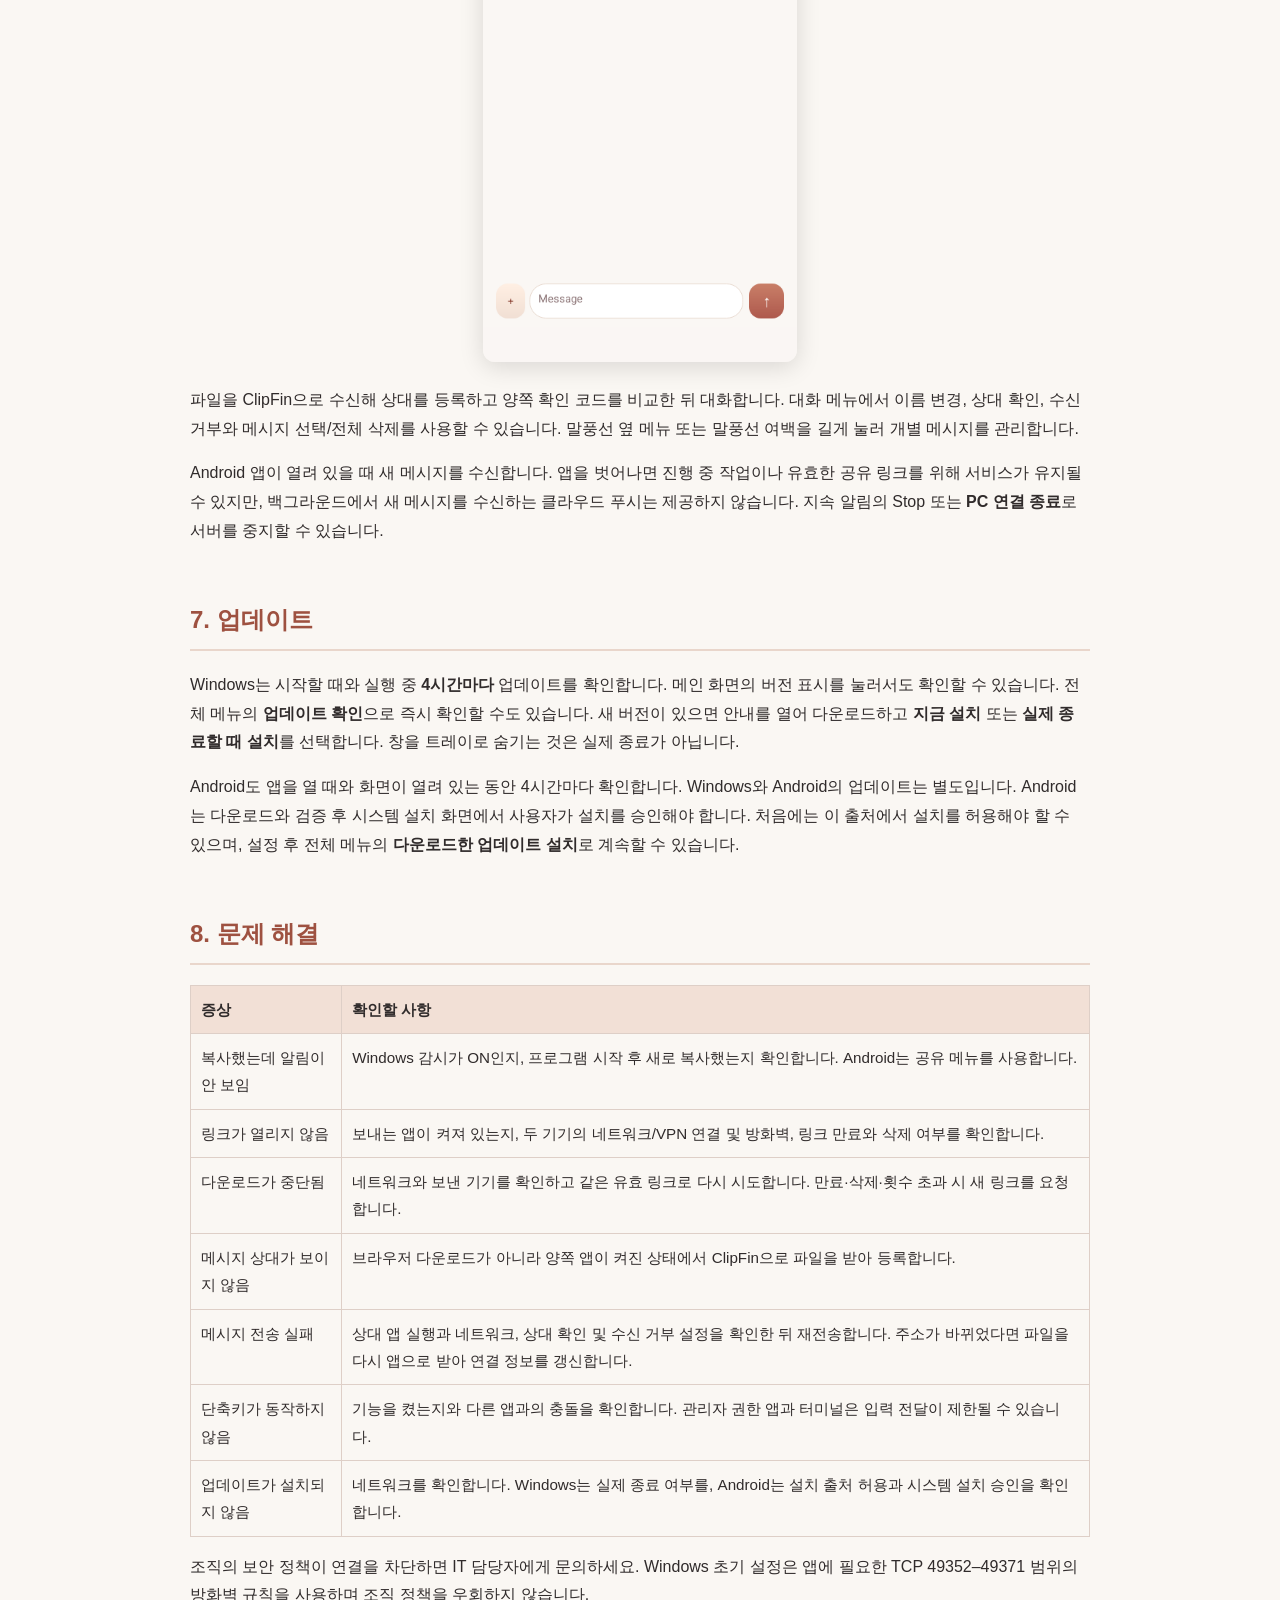
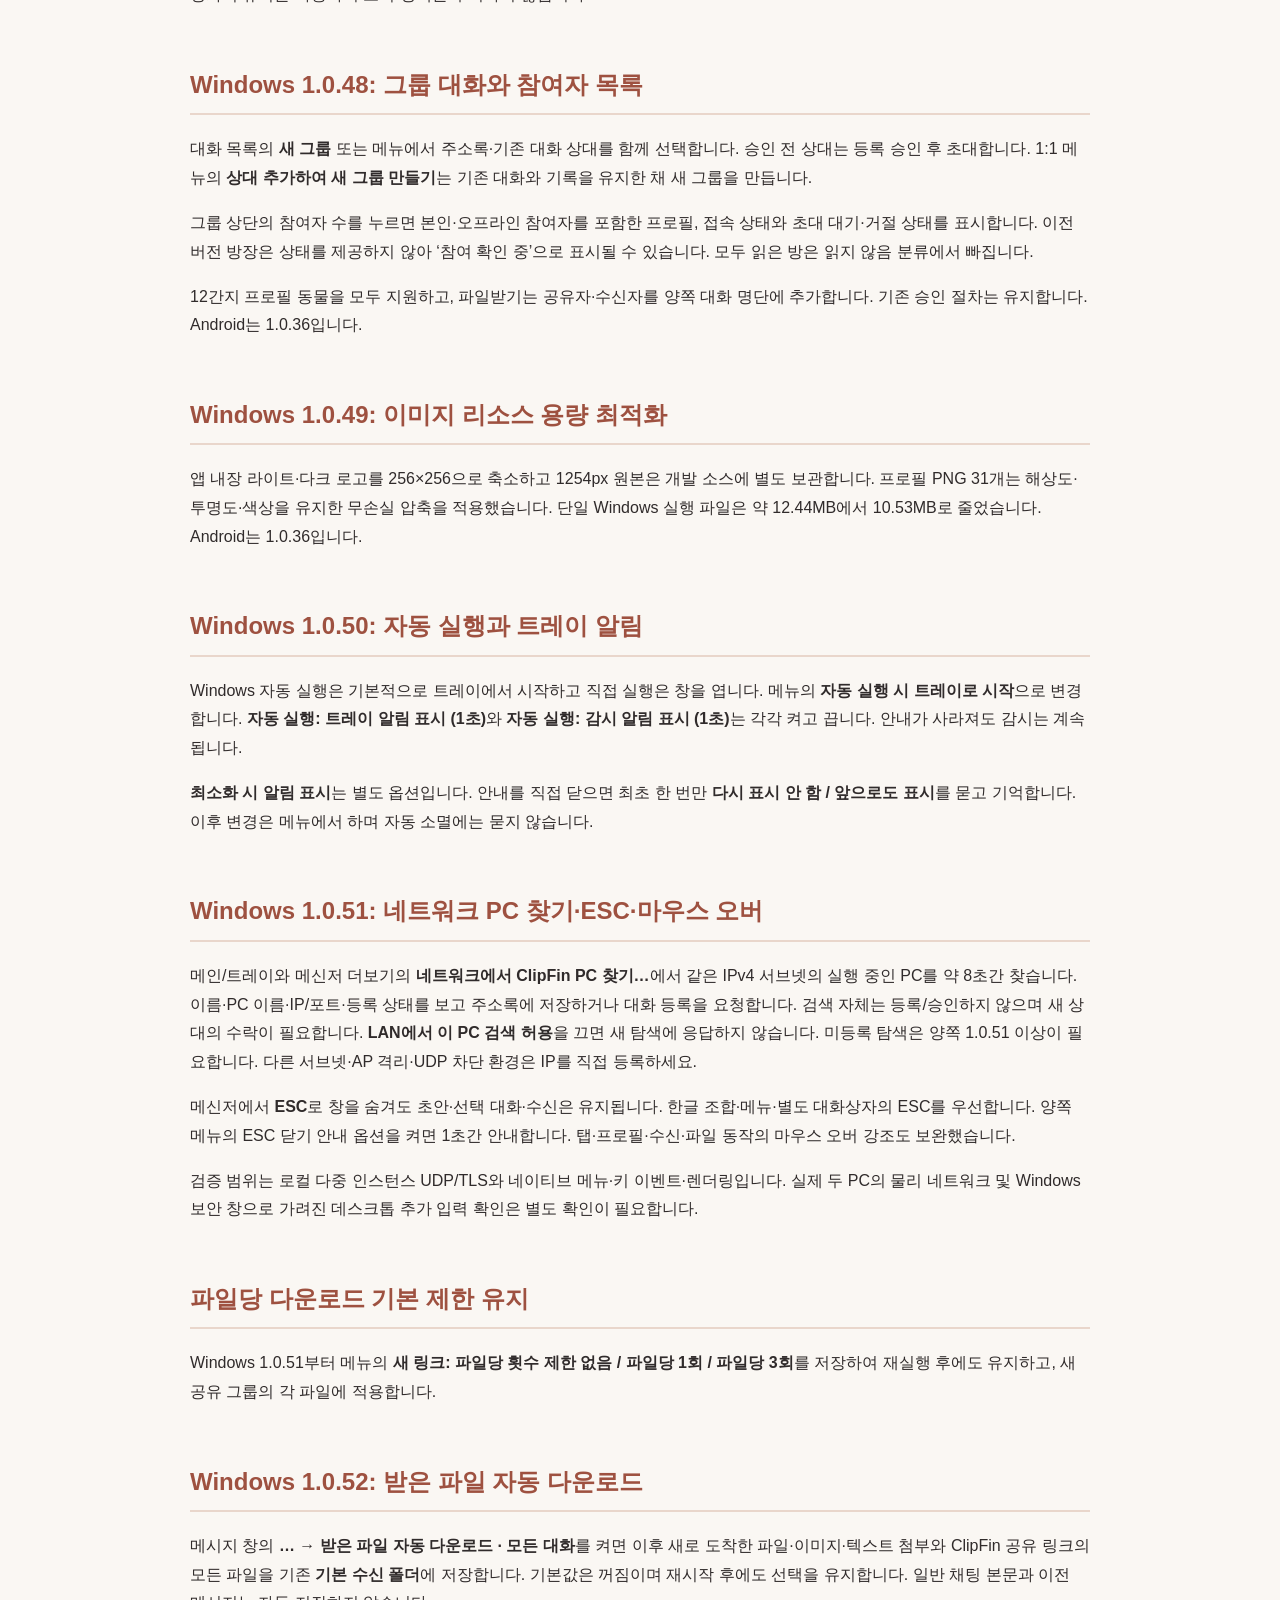
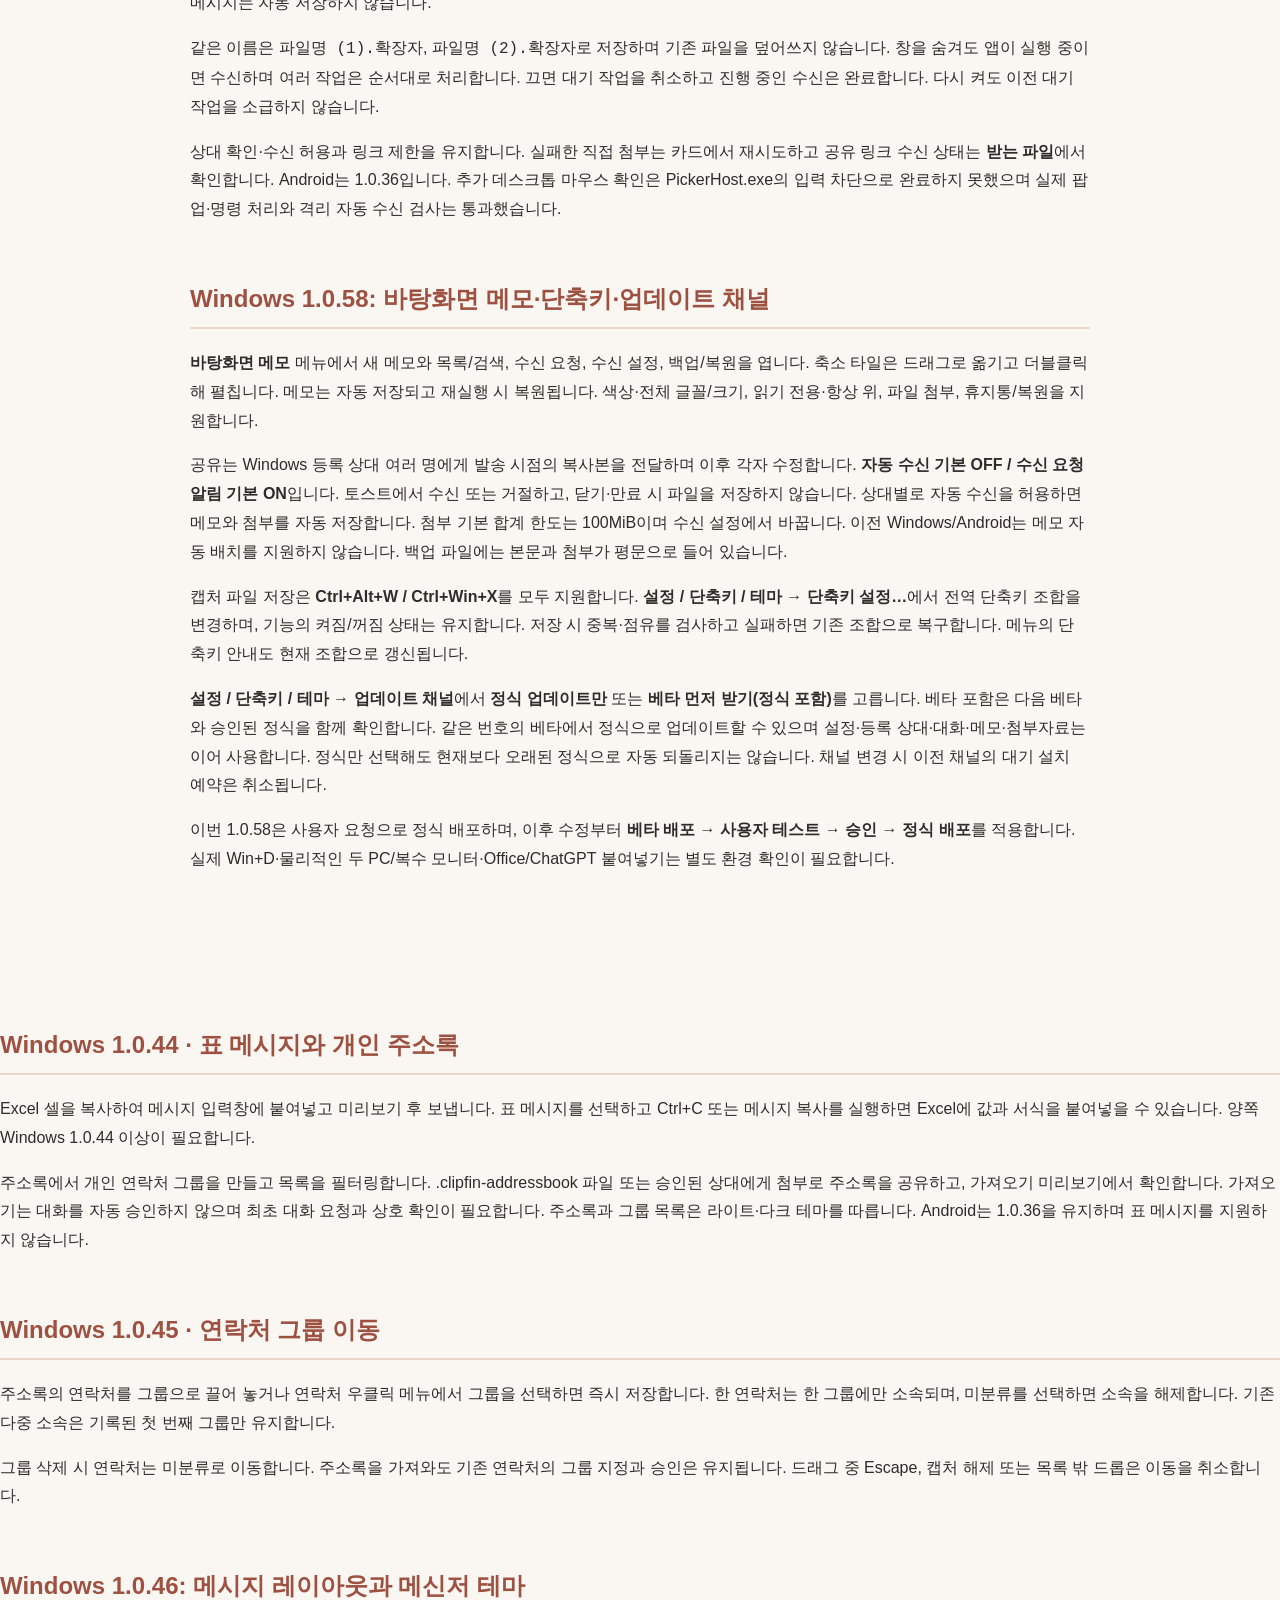
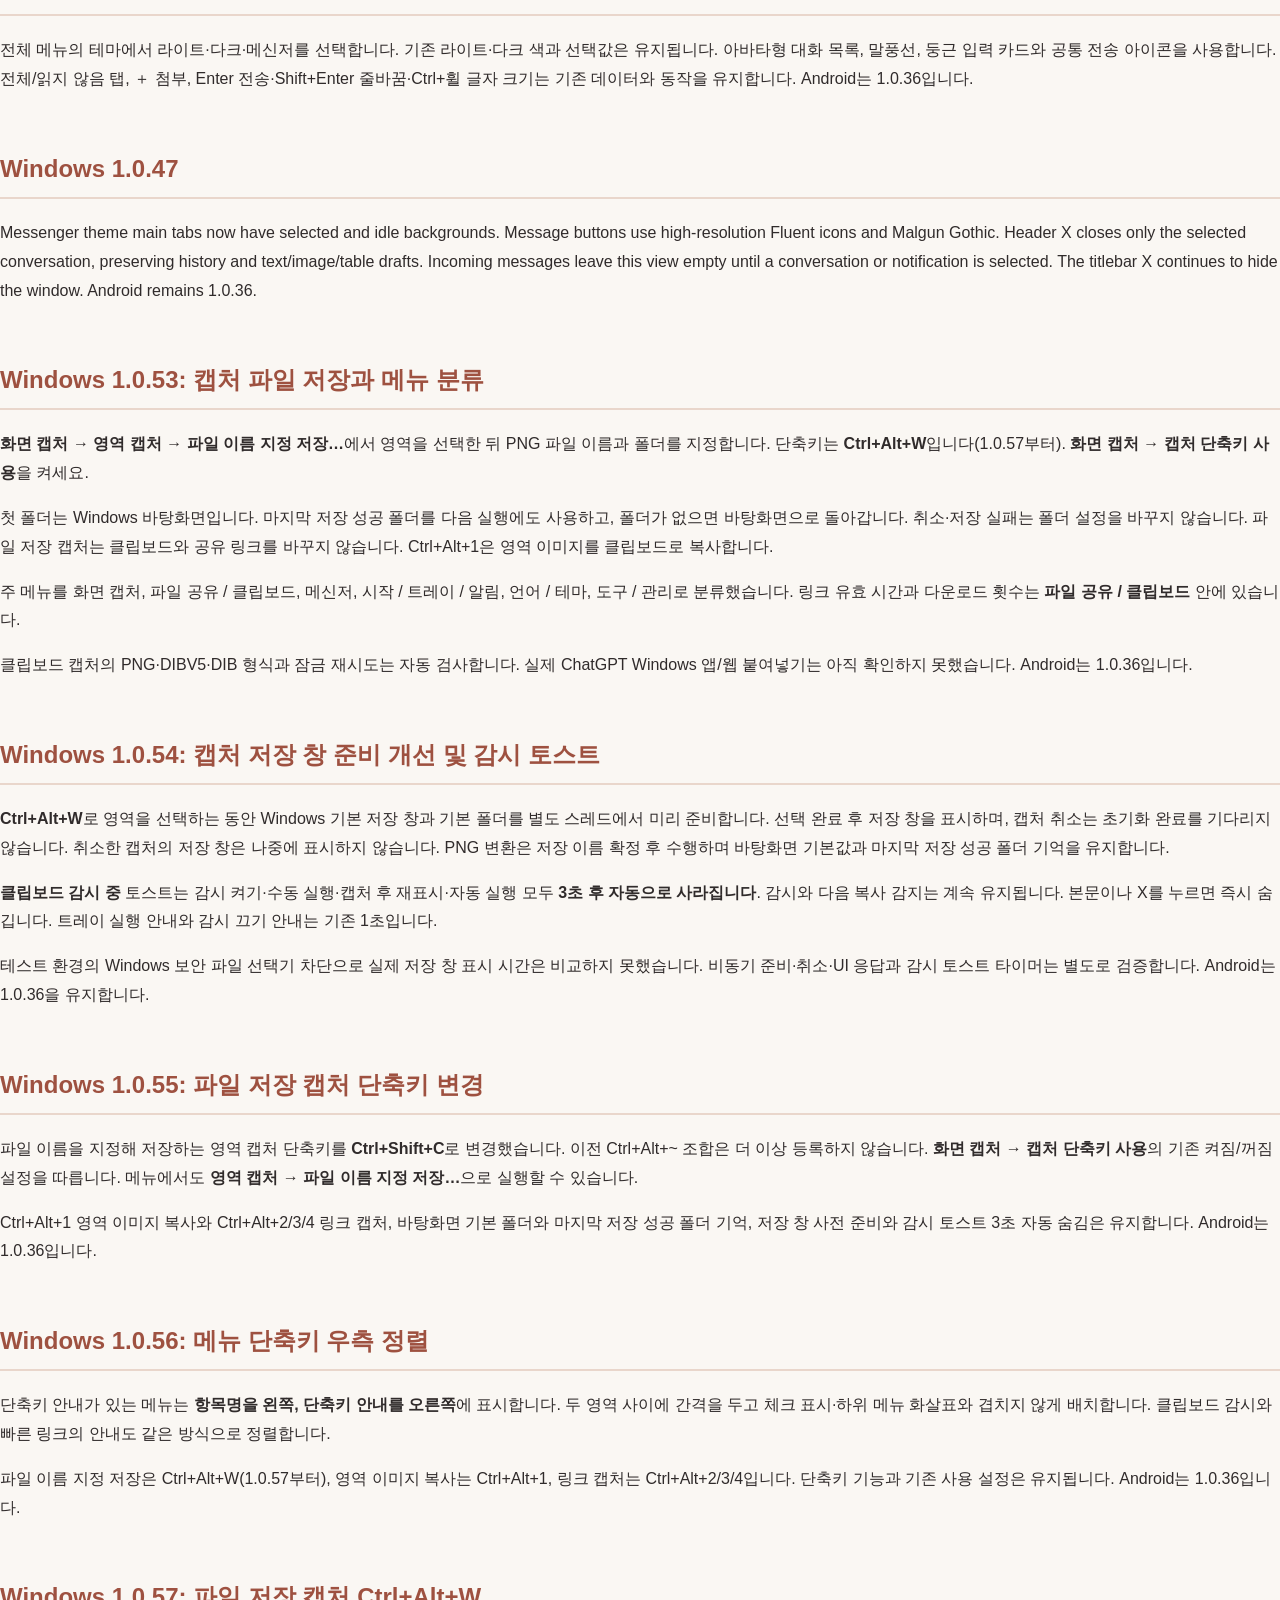
<file: manual.html>
<!doctype html><html lang="ko"><head><meta charset="utf-8"><meta name="viewport" content="width=device-width, initial-scale=1"><title>ClipFin 사용 매뉴얼</title><style>body{margin:0;background:#faf7f3;color:#302b2b;font:16px/1.8 "Malgun Gothic",sans-serif}header{background:#322c2e;color:white;padding:32px max(24px,calc((100% - 960px)/2))}header a{color:#ffd3bd}main{max-width:900px;margin:auto;padding:32px 24px 80px}h1{font-size:2.4em;line-height:1.25}h2{margin-top:2.2em;border-bottom:2px solid #e9d6cb;padding-bottom:.3em;color:#9e5140}h3{margin-top:1.7em}a{color:#a24432}img{display:block;max-width:100%;max-height:680px;object-fit:contain;margin:24px auto;border-radius:12px;box-shadow:0 5px 25px #0002}blockquote{margin:1em 0;padding:12px 20px;border-left:4px solid #ce7863;background:#fff1e9}pre{white-space:pre-wrap;background:#332e30;color:#fff;padding:20px;border-radius:12px;overflow-wrap:anywhere}table{border-collapse:collapse;width:100%;font-size:.95em}th,td{border:1px solid #decfc7;padding:10px;text-align:left;vertical-align:top}th{background:#f2e0d6}li{margin:.3em 0}.actions{display:flex;gap:18px;flex-wrap:wrap}@page{size:A4;margin:16mm 15mm}@page{size:A4;margin:16mm 15mm}@page{size:A4;margin:16mm 15mm}@page{size:A4;margin:16mm 15mm}@media print{body{background:white;font-size:9.5pt;line-height:1.6}header{padding:12px 0;color:#333;background:white}.actions{display:none}main{padding:0}h2,h3{break-after:avoid}p,li{orphans:3;widows:3}p,li{orphans:3;widows:3}p,li{orphans:3;widows:3}p,li{orphans:3;widows:3}img{max-height:340px;box-shadow:none;break-inside:avoid}table{font-size:9pt}tr{break-inside:avoid}a{color:inherit}pre{color:#333;background:#f1ece8;break-inside:avoid}}</style></head><body><header><strong>ClipFin · 사용 안내</strong><nav class="actions"><a href="index.html">제품 홈</a><a href="manual.pdf">PDF 다운로드</a><a href="manual.md">Markdown 다운로드</a></nav></header><main><h1 id="sailfish">ClipFin 사용 매뉴얼</h1>
<p>Windows 1.0.36 · Android 1.0.36 기준 | 2026년 11월</p>
<p>Windows 1.0.37의 유선·무선/IP 변경 자동 복구 및 <strong>연결 정보 / 주소 다시 찾기</strong>는 <a href="network-recovery.html">추가 사용 안내</a>를 참고하세요. 아래 화면과 PDF는 1.0.36 기준입니다.</p>
<p>Windows 1.0.42부터 보낸 메시지의 <strong>전달됨</strong> 옆에 아직 읽지 않은 수신자 수를 표시합니다. 1:1은 1, 그룹은 발신자를 제외한 발송 당시 수신자 수에서 시작해 읽은 사람마다 차감하며, 모두 읽으면 숫자를 숨깁니다. 해당 대화창을 화면 앞에서 열 때 읽음으로 처리합니다. 양쪽 Windows 1.0.42 이상이 필요하며 Android 1.0.36은 읽음 확인을 보내지 않습니다. 이전 기록의 알 수 없는 읽음 인원은 추정하지 않습니다.</p>
<p>Windows 1.0.43에서는 메시지 작성 중 자동 화면 갱신을 보내기/입력 지우기까지 미루고 한글 IME 처리를 보완했습니다. 실제 사용자 IME에서 보고된 입력 오류의 해소는 아직 확인하지 못했습니다. 웹 이미지 미리보기는 원본 크기 그대로 표시하며 큰 이미지는 스크롤로 봅니다.</p>
<p>ClipFin은 파일, 이미지와 긴 글을 링크로 공유하고 기기끼리 메시지를 주고받는 프로그램입니다. 처음 사용한다면 <strong>시작하기 → 첫 파일 보내기 → 받기</strong> 순서로 따라 해 보세요.</p>
<blockquote>
<p>화면은 테스트 환경의 예시입니다. 메시지 화면은 Windows 1.0.36 수정 빌드 기준이며, 일부 공유·Android 화면은 이전 버전에서 촬영하여 세부 버튼이 다를 수 있습니다. 설명은 위의 배포 버전을 기준으로 합니다.</p>
</blockquote>
<h2 id="1">1. 시작하기 전에</h2>
<ul>
<li>Windows는 Windows 11 x64를 기본으로 하며, Windows 10 x64도 지원합니다. Android는 Android 10 이상에서 사용할 수 있습니다.</li>
<li>보내는 기기와 받는 기기가 서로 접근할 수 있는 사내 네트워크나 VPN에 연결되어야 합니다. 같은 Wi-Fi에 있어도 기기 간 연결을 차단하는 네트워크에서는 동작하지 않을 수 있습니다.</li>
<li>파일은 클라우드에 보관되는 방식이 아닙니다. <strong>받기가 끝날 때까지 보내는 기기의 ClipFin과 네트워크 연결을 유지</strong>하세요.</li>
<li>공유 링크를 아는 접근 가능한 사람은 파일을 받을 수 있습니다. 링크를 공개 게시하거나 불필요하게 전달하지 마세요. 파일 전송은 HTTP이며 메시지의 암호화 연결과 다릅니다.</li>
</ul>
<h3 id="_1">설치와 처음 실행</h3>
<p><strong>Windows:</strong> 제품 페이지의 다운로드에서 Windows ZIP을 받고 압축을 푼 뒤 <code>ClipFin.exe</code>를 실행합니다. 처음 실행할 때 초기 설정과 방화벽 허용을 요청할 수 있습니다. 승인하지 않거나 조직 정책이 차단하면 공유 서버가 시작되지 않을 수 있습니다. 전체 메뉴의 <strong>초기 설정 다시 실행</strong>으로 재시도할 수 있습니다. 바탕화면 바로가기 생성 여부도 선택할 수 있습니다.</p>
<p><strong>Android:</strong> Android 릴리스 APK를 내려받아 설치하고 ClipFin을 엽니다. Android 설치 화면에서 필요한 설치 허용을 진행하세요. 앱에서 요청하는 알림과 로컬 네트워크 관련 권한은 안내에 따라 허용합니다. PC와 서로 접근 가능한 Wi-Fi 또는 VPN에 연결합니다.</p>
<h2 id="2">2. 한눈에 보는 공유 흐름</h2>
<pre><code class="language-text">보내는 사람                         받는 사람
파일·이미지·글 선택                 링크 열기
       ↓                               ↓
공유 링크 만들기 ── 메신저로 전달 ──→ 브라우저 또는 ClipFin으로 받기
       ↓                               ↓
앱과 네트워크 유지                  수신 완료 확인
</code></pre>
<p><strong>공유 링크</strong>는 파일이 들어 있는 인터넷 주소처럼 보이지만, 실제로는 보내는 기기에 직접 연결하는 주소입니다. <strong>클립보드</strong>는 복사한 내용을 잠시 보관하는 공간이고, <strong>토스트</strong>는 화면에 잠깐 나타나는 알림입니다.</p>
<h2 id="3-windows">3. Windows 화면과 첫 공유</h2>
<p><img alt="Windows 보내기 화면 예시" src="manual-assets/windows-send.png" /></p>
<p>위 화면에서 상단의 <strong>보내기 / 받는 파일 / 공유 기록</strong> 탭으로 이동합니다. <strong>감시 ON</strong>은 새로 복사한 공유 가능한 내용을 살펴보는 상태입니다. ☰는 전체 메뉴, 각 공유 항목 오른쪽의 조절 모양 버튼은 해당 링크의 설정입니다. 화면의 파일명과 횟수는 테스트 예시입니다.</p>
<h3 id="_2">파일을 복사해서 보내기</h3>
<ol>
<li>보내는 PC에서 ClipFin을 실행하고 감시가 ON인지 확인합니다.</li>
<li>탐색기에서 파일 하나 또는 여러 개를 선택하고 <strong>Ctrl+C</strong>를 누릅니다.</li>
<li>나타나는 ClipFin 알림을 클릭합니다. 공유 링크가 클립보드에 복사됩니다.</li>
<li>메신저의 입력창에서 <strong>Ctrl+V</strong>로 붙여넣고 상대에게 보냅니다.</li>
<li>상대가 다운로드를 완료할 때까지 ClipFin을 켜 둡니다.</li>
</ol>
<p>이미지나 긴 텍스트도 복사한 뒤 같은 방법으로 보낼 수 있습니다. 알림 클릭 전에 다른 내용을 복사하면 최신 복사 내용이 대상이 됩니다. 이미 만들어진 링크는 따로 유지됩니다. 앱이 시작되기 전에 복사한 내용은 자동 공유되지 않습니다.</p>
<h3 id="_3">파일 추가와 끌어놓기</h3>
<p><strong>보내기 → 파일 추가</strong>를 눌러 파일을 고르거나 탐색기에서 파일을 ClipFin 창으로 끌어놓습니다. 여러 파일을 하나의 링크로 묶을 수 있습니다. 화면의 링크 만들기/복사 동작을 실행하거나 생성된 항목의 <strong>링크 복사</strong>를 누른 다음 메신저에 붙여넣습니다.</p>
<h3 id="_4">감시와 빠른 링크</h3>
<ul>
<li><strong>감시 ON/OFF:</strong> 상단 감시 버튼, 트레이 메뉴 또는 <strong>Ctrl+Alt+S</strong>로 전환합니다. 앱을 다시 열거나 PC를 재부팅한 뒤에도 마지막으로 선택한 감시 상태를 복원합니다. 감시 상태 알림을 숨겨도 감시는 계속됩니다.</li>
<li><strong>빠른 링크:</strong> 보내기 화면에서 켠 뒤 다른 앱에서 파일이나 텍스트를 선택하고 <strong>Ctrl+Alt+Q</strong>를 누릅니다. ClipFin가 복사를 요청하고 새 클립보드 내용을 기다려 링크를 만듭니다. 기본값은 OFF입니다. 단축키 충돌, 관리자 권한 앱 또는 터미널에서는 동작이 제한될 수 있습니다.</li>
<li>트레이는 작업 표시줄 오른쪽의 아이콘 영역입니다. 창 제목 표시줄의 X는 창을 트레이로 숨길 수 있습니다. 프로그램 내부의 종료 버튼이나 트레이 종료 메뉴로 실제 종료합니다.</li>
</ul>
<h3 id="_5">화면 캡처</h3>
<p>상단 캡처 메뉴 또는 트레이에서 다음 동작을 선택합니다. 영역은 마우스로 드래그하고 창은 대상 창을 선택합니다. Esc로 취소할 수 있습니다. 창 캡처는 화면에서 가려진 부분을 복원하지 않습니다.</p>
<table>
<thead>
<tr>
<th>메뉴</th>
<th>단축키를 켰을 때</th>
<th>완료 후 동작</th>
</tr>
</thead>
<tbody>
<tr>
<td>영역 캡처 → 클립보드</td>
<td>Ctrl+Alt+1</td>
<td>이미지 자체를 복사합니다. 메시지 입력창에 Ctrl+V로 붙여넣고 미리보기의 보내기를 누릅니다.</td>
</tr>
<tr>
<td>영역 캡처 → 링크</td>
<td>Ctrl+Alt+2</td>
<td>이미지 공유 링크를 복사합니다.</td>
</tr>
<tr>
<td>전체 화면 캡처</td>
<td>Ctrl+Alt+3</td>
<td>전체 모니터를 캡처하고 공유 링크를 복사합니다.</td>
</tr>
<tr>
<td>창 선택 캡처</td>
<td>Ctrl+Alt+4</td>
<td>선택한 창을 캡처하고 공유 링크를 복사합니다.</td>
</tr>
</tbody>
</table>
<p><strong>캡처 단축키 사용</strong>을 켜면 위 단축키를 사용할 수 있습니다. 단축키 충돌 시 다른 프로그램의 설정을 확인하세요. 메뉴는 단축키 설정과 관계없이 사용할 수 있으며, 캡처는 클립보드 감시가 꺼져 있어도 작동합니다.</p>
<h2 id="4">4. 공유 관리와 받기</h2>
<h3 id="_6">유효기간과 횟수</h3>
<p>보내기 또는 공유 기록의 항목에서 <strong>공유 설정</strong>을 열어 유효기간을 지금부터 1시간, 4시간 또는 24시간으로 변경할 수 있습니다. 다운로드 횟수는 파일당 1회, 3회 또는 제한 없음으로 설정할 수 있습니다. 그룹 설정은 그룹의 파일들에 적용하고 개별 파일 메뉴는 해당 파일에 적용합니다. 설정을 바꿔도 이미 사용한 횟수는 초기화되지 않습니다.</p>
<p>항목을 펼치면 파일별 진행 상황과 수신 기기 정보를 확인할 수 있습니다. 표시된 기기 이름과 IP는 인증된 사용자 신원과 같지 않습니다. 링크의 <strong>X</strong>를 누르면 새로운 다운로드가 차단되지만 이미 시작된 전송은 완료될 수 있습니다. 선택 삭제나 전체 삭제도 사용할 수 있습니다.</p>
<h3 id="_7">브라우저에서 받기</h3>
<ol>
<li>전달받은 링크를 브라우저에서 엽니다.</li>
<li>파일 이름 옆 다운로드를 누르거나, 여러 파일이면 전체 ZIP 받기를 선택합니다.</li>
<li>이미지와 텍스트는 제공되는 미리보기로 내용을 확인할 수 있습니다. 텍스트는 복사하거나 파일로 받을 수 있습니다.</li>
</ol>
<p>링크가 열리지 않으면 보내는 앱이 켜져 있는지, 네트워크가 연결되는지, 유효기간과 횟수가 남았는지 확인하세요. 브라우저에서만 받으면 메시지용 상대가 자동 등록되지 않습니다.</p>
<h3 id="sailfish_1">ClipFin으로 받기</h3>
<p>양쪽 기기에서 ClipFin을 실행한 뒤 공유 페이지의 <strong>ClipFin으로 받기</strong>를 이용하거나, 앱의 받는 화면에 링크를 입력합니다. 여러 파일은 각각 진행 상태가 표시됩니다. 수신을 중지한 뒤 같은 유효한 링크로 다시 받으면 저장된 진행 상태를 이용해 이어받을 수 있습니다. 링크가 만료되거나 삭제되었거나 횟수 제한에 도달한 경우에는 새 링크가 필요할 수 있습니다.</p>
<p><img alt="Windows 받는 파일 화면 예시" src="manual-assets/windows-receive.png" /></p>
<p>Windows에서는 받는 파일 화면에서 현재 수신 묶음을 중지할 수 있습니다. 완료 항목의 X 또는 완료 목록 정리는 <strong>목록 표시만 삭제</strong>하며 받은 파일을 지우지 않습니다. 기본 저장 위치는 전체 메뉴의 <strong>받는 경로</strong>에서 변경할 수 있습니다.</p>
<h2 id="5">5. 메시지 사용하기</h2>
<h3 id="_8">상대 등록과 확인</h3>
<ul>
<li>파일 공유로 등록하려면 두 기기에서 ClipFin을 실행하고 한쪽의 링크를 다른 쪽에서 <strong>ClipFin으로 받기</strong>로 수신합니다. 브라우저로만 받으면 메시지 상대가 자동 등록되지 않습니다.</li>
<li>Windows에서는 <strong>메시지 → 주소록 → 새 항목</strong>에 상대 이름과 IPv4를 저장해 등록 요청을 보낼 수도 있습니다. 상대가 이름·IP·인증서를 확인하고 수락하면 TLS 등록을 완료합니다.</li>
<li>요청은 메시지 창 왼쪽 아래 <strong>요청</strong> 또는 더보기의 <strong>등록·그룹 초대 요청</strong>에서 확인합니다. 모르는 요청은 수락하지 마세요.</li>
<li>필요하면 <strong>상대 확인</strong>에서 양쪽 기기의 확인 코드를 직접 또는 전화로 비교하고 <strong>일치합니다</strong>를 선택합니다. 코드가 다르거나 인증서 변경 경고가 나오면 확인 전까지 승인하지 마세요.</li>
</ul>
<p>메시지와 메시지 첨부는 상대 기기 인증서를 확인하는 TLS 1.3 연결을 사용합니다. 회사 계정 인증을 대신하지는 않습니다. <strong>새 대화방</strong>에서 확인된 Windows 참여자를 초대할 수 있으며 각자가 초대를 수락합니다. 방장이나 상대가 오프라인이면 메시지는 발신 PC에서 대기하고 발신 앱이 실행 중일 때 재전송됩니다. Android는 1:1 대화를 지원합니다.</p>
<h3 id="_9">대화와 파일 링크</h3>
<p><img alt="Windows 메시지 화면 예시" src="manual-assets/windows-chat.png" /></p>
<p>상대를 선택해 입력창에 글을 쓴 뒤 <strong>보내기</strong> 또는 <strong>Enter</strong>를 누릅니다. <strong>Shift+Enter</strong>는 줄바꿈입니다. 한글 조합 중 Enter는 먼저 조합을 확정합니다. 일반 메시지는 최대 8,000자이며 더 긴 글은 <code>.text</code> 첨부로 보냅니다. <strong>전달됨</strong>은 상대 앱이 저장하고 응답했다는 뜻이며 읽었다는 뜻은 아닙니다. 전송에 실패하면 해당 메시지의 <strong>재전송</strong>이나 <strong>삭제</strong>를 선택할 수 있습니다.</p>
<p>메시지에 ClipFin 링크를 붙여 보내면 말풍선의 <strong>ClipFin으로 받기</strong>로 파일을 받을 수 있습니다. 이미지 미리보기는 접근 가능한 8 MiB 이하 이미지에 표시되며 미리보기 조회는 다운로드 횟수를 소모하지 않습니다. 보내는 기기가 켜져 있어야 합니다.</p>
<p><strong>메인 화면 열기</strong>는 메시지 창 오른쪽 위 닫기 왼쪽에 있습니다. 메시지 창과 작성 중인 초안을 유지한 채 메인 화면을 앞으로 표시합니다. <strong>닫기</strong>는 메시지 창을 숨기며 메시지 수신 설정을 끄지 않습니다. 마지막 창 위치와 크기는 다시 실행할 때 복원됩니다.</p>
<p><strong>Ctrl+마우스 휠</strong>로 대화 본문 글자 크기를 8~24pt 범위에서 조절합니다. 크기는 다음 실행에도 유지됩니다. 일반 휠은 대화를 스크롤합니다. 라이트·다크 테마는 메인 전체 메뉴에서 전환하며 메시지 버튼과 스크롤바에도 적용됩니다.</p>
<p><img alt="Windows 다크 테마 메시지 화면 예시" src="manual-assets/windows-chat-dark.png" /></p>
<p><strong>+</strong>로 파일을 첨부하거나 클립보드 이미지를 입력창에 <strong>Ctrl+V</strong>로 붙여넣습니다. 이미지 미리보기 옆 보내기를 눌러 전송하며, 상대가 <strong>받기</strong>를 누르면 다운로드합니다. 완료 카드의 <strong>파일 열기</strong>와 <strong>폴더 열기</strong>는 각각 파일과 저장 위치를 엽니다.</p>
<p>더보기의 <strong>메시지 알림 설정</strong>에서 작업 표시줄 깜빡임·소리와 백그라운드 알림 여부를 조절할 수 있습니다. 프로필 카드를 클릭하면 내 표시 이름과 얼굴 이미지를 바꾸고, 왼쪽 목록 경계선을 드래그하면 목록 폭을 조절합니다.</p>
<p>상대 메뉴에서 내 목록에 표시할 이름을 바꾸거나 해당 상대의 메시지 수신을 거부할 수 있습니다. 메시지 수신 거부와 파일 공유는 별개입니다. 메시지 메뉴에서 개별·선택·전체 삭제를 할 수 있으며, 삭제는 <strong>내 기기의 대화 기록</strong>에 적용됩니다. 상대의 기록이나 공유 링크는 삭제되지 않습니다.</p>
<h2 id="6-android">6. Android 사용하기</h2>
<p>Android에서는 다른 앱의 클립보드를 백그라운드에서 상시 감시하지 않습니다. 다른 앱의 <strong>공유 → ClipFin</strong>를 이용하거나 ClipFin 화면에서 파일·이미지를 고르고 텍스트를 붙여넣어 링크를 만듭니다. 링크를 복사해 상대에게 전달하세요. 공유 링크가 유효하고 상대가 받을 동안 연결이 유지되어야 합니다.</p>
<h3 id="_10">파일 받기와 관리</h3>
<p>Windows에서 받은 링크를 Android의 <strong>받는 파일</strong> 화면에 붙여넣거나 공유 페이지의 <strong>ClipFin으로 받기</strong>를 이용합니다. 진행 중인 파일별 중지 버튼으로 해당 파일을 멈출 수 있고, 유효한 같은 링크로 다시 받아 이어받을 수 있습니다. 완료 항목 X와 완료 목록 모두 삭제는 목록만 정리합니다.</p>
<p><img alt="Android 받는 파일 화면 예시" src="manual-assets/android-receive.png" /></p>
<p>완료된 파일은 앱 전용 Downloads 공간에 보관됩니다. 필요한 파일은 앱의 열기/공유를 이용해 별도 위치에도 보관하세요. <strong>앱을 삭제하면 앱 전용 파일과 대화 및 키가 삭제됩니다.</strong></p>
<h3 id="android">Android 메시지와 백그라운드</h3>
<p><img alt="Android 대화 화면 예시" src="manual-assets/android-chat.png" /></p>
<p>파일을 ClipFin으로 수신해 상대를 등록하고 양쪽 확인 코드를 비교한 뒤 대화합니다. 대화 메뉴에서 이름 변경, 상대 확인, 수신 거부와 메시지 선택/전체 삭제를 사용할 수 있습니다. 말풍선 옆 메뉴 또는 말풍선 여백을 길게 눌러 개별 메시지를 관리합니다.</p>
<p>Android 앱이 열려 있을 때 새 메시지를 수신합니다. 앱을 벗어나면 진행 중 작업이나 유효한 공유 링크를 위해 서비스가 유지될 수 있지만, 백그라운드에서 새 메시지를 수신하는 클라우드 푸시는 제공하지 않습니다. 지속 알림의 Stop 또는 <strong>PC 연결 종료</strong>로 서버를 중지할 수 있습니다.</p>
<h2 id="7">7. 업데이트</h2>
<p>Windows는 시작할 때와 실행 중 <strong>4시간마다</strong> 업데이트를 확인합니다. 메인 화면의 버전 표시를 눌러서도 확인할 수 있습니다. 전체 메뉴의 <strong>업데이트 확인</strong>으로 즉시 확인할 수도 있습니다. 새 버전이 있으면 안내를 열어 다운로드하고 <strong>지금 설치</strong> 또는 <strong>실제 종료할 때 설치</strong>를 선택합니다. 창을 트레이로 숨기는 것은 실제 종료가 아닙니다.</p>
<p>Android도 앱을 열 때와 화면이 열려 있는 동안 4시간마다 확인합니다. Windows와 Android의 업데이트는 별도입니다. Android는 다운로드와 검증 후 시스템 설치 화면에서 사용자가 설치를 승인해야 합니다. 처음에는 이 출처에서 설치를 허용해야 할 수 있으며, 설정 후 전체 메뉴의 <strong>다운로드한 업데이트 설치</strong>로 계속할 수 있습니다.</p>
<h2 id="8">8. 문제 해결</h2>
<table>
<thead>
<tr>
<th>증상</th>
<th>확인할 사항</th>
</tr>
</thead>
<tbody>
<tr>
<td>복사했는데 알림이 안 보임</td>
<td>Windows 감시가 ON인지, 프로그램 시작 후 새로 복사했는지 확인합니다. Android는 공유 메뉴를 사용합니다.</td>
</tr>
<tr>
<td>링크가 열리지 않음</td>
<td>보내는 앱이 켜져 있는지, 두 기기의 네트워크/VPN 연결 및 방화벽, 링크 만료와 삭제 여부를 확인합니다.</td>
</tr>
<tr>
<td>다운로드가 중단됨</td>
<td>네트워크와 보낸 기기를 확인하고 같은 유효 링크로 다시 시도합니다. 만료·삭제·횟수 초과 시 새 링크를 요청합니다.</td>
</tr>
<tr>
<td>메시지 상대가 보이지 않음</td>
<td>브라우저 다운로드가 아니라 양쪽 앱이 켜진 상태에서 ClipFin으로 파일을 받아 등록합니다.</td>
</tr>
<tr>
<td>메시지 전송 실패</td>
<td>상대 앱 실행과 네트워크, 상대 확인 및 수신 거부 설정을 확인한 뒤 재전송합니다. 주소가 바뀌었다면 파일을 다시 앱으로 받아 연결 정보를 갱신합니다.</td>
</tr>
<tr>
<td>단축키가 동작하지 않음</td>
<td>기능을 켰는지와 다른 앱과의 충돌을 확인합니다. 관리자 권한 앱과 터미널은 입력 전달이 제한될 수 있습니다.</td>
</tr>
<tr>
<td>업데이트가 설치되지 않음</td>
<td>네트워크를 확인합니다. Windows는 실제 종료 여부를, Android는 설치 출처 허용과 시스템 설치 승인을 확인합니다.</td>
</tr>
</tbody>
</table>
<p>조직의 보안 정책이 연결을 차단하면 IT 담당자에게 문의하세요. Windows 초기 설정은 앱에 필요한 TCP 49352–49371 범위의 방화벽 규칙을 사용하며 조직 정책을 우회하지 않습니다.</p><section><h2>Windows 1.0.48: 그룹 대화와 참여자 목록</h2><p>대화 목록의 <strong>새 그룹</strong> 또는 메뉴에서 주소록·기존 대화 상대를 함께 선택합니다. 승인 전 상대는 등록 승인 후 초대합니다. 1:1 메뉴의 <strong>상대 추가하여 새 그룹 만들기</strong>는 기존 대화와 기록을 유지한 채 새 그룹을 만듭니다.</p><p>그룹 상단의 참여자 수를 누르면 본인·오프라인 참여자를 포함한 프로필, 접속 상태와 초대 대기·거절 상태를 표시합니다. 이전 버전 방장은 상태를 제공하지 않아 ‘참여 확인 중’으로 표시될 수 있습니다. 모두 읽은 방은 읽지 않음 분류에서 빠집니다.</p><p>12간지 프로필 동물을 모두 지원하고, 파일받기는 공유자·수신자를 양쪽 대화 명단에 추가합니다. 기존 승인 절차는 유지합니다. Android는 1.0.36입니다.</p></section>
<section><h2>Windows 1.0.49: 이미지 리소스 용량 최적화</h2><p>앱 내장 라이트·다크 로고를 256×256으로 축소하고 1254px 원본은 개발 소스에 별도 보관합니다. 프로필 PNG 31개는 해상도·투명도·색상을 유지한 무손실 압축을 적용했습니다. 단일 Windows 실행 파일은 약 12.44MB에서 10.53MB로 줄었습니다. Android는 1.0.36입니다.</p></section>
<section><h2>Windows 1.0.50: 자동 실행과 트레이 알림</h2><p>Windows 자동 실행은 기본적으로 트레이에서 시작하고 직접 실행은 창을 엽니다. 메뉴의 <strong>자동 실행 시 트레이로 시작</strong>으로 변경합니다. <strong>자동 실행: 트레이 알림 표시 (1초)</strong>와 <strong>자동 실행: 감시 알림 표시 (1초)</strong>는 각각 켜고 끕니다. 안내가 사라져도 감시는 계속됩니다.</p><p><strong>최소화 시 알림 표시</strong>는 별도 옵션입니다. 안내를 직접 닫으면 최초 한 번만 <strong>다시 표시 안 함 / 앞으로도 표시</strong>를 묻고 기억합니다. 이후 변경은 메뉴에서 하며 자동 소멸에는 묻지 않습니다.</p></section>
<section><h2>Windows 1.0.51: 네트워크 PC 찾기·ESC·마우스 오버</h2><p>메인/트레이와 메신저 더보기의 <strong>네트워크에서 ClipFin PC 찾기…</strong>에서 같은 IPv4 서브넷의 실행 중인 PC를 약 8초간 찾습니다. 이름·PC 이름·IP/포트·등록 상태를 보고 주소록에 저장하거나 대화 등록을 요청합니다. 검색 자체는 등록/승인하지 않으며 새 상대의 수락이 필요합니다. <strong>LAN에서 이 PC 검색 허용</strong>을 끄면 새 탐색에 응답하지 않습니다. 미등록 탐색은 양쪽 1.0.51 이상이 필요합니다. 다른 서브넷·AP 격리·UDP 차단 환경은 IP를 직접 등록하세요.</p><p>메신저에서 <strong>ESC</strong>로 창을 숨겨도 초안·선택 대화·수신은 유지됩니다. 한글 조합·메뉴·별도 대화상자의 ESC를 우선합니다. 양쪽 메뉴의 ESC 닫기 안내 옵션을 켜면 1초간 안내합니다. 탭·프로필·수신·파일 동작의 마우스 오버 강조도 보완했습니다.</p><p>검증 범위는 로컬 다중 인스턴스 UDP/TLS와 네이티브 메뉴·키 이벤트·렌더링입니다. 실제 두 PC의 물리 네트워크 및 Windows 보안 창으로 가려진 데스크톱 추가 입력 확인은 별도 확인이 필요합니다.</p></section>
<section><h2>파일당 다운로드 기본 제한 유지</h2><p>Windows 1.0.51부터 메뉴의 <strong>새 링크: 파일당 횟수 제한 없음 / 파일당 1회 / 파일당 3회</strong>를 저장하여 재실행 후에도 유지하고, 새 공유 그룹의 각 파일에 적용합니다.</p></section>
<section><h2>Windows 1.0.52: 받은 파일 자동 다운로드</h2><p>메시지 창의 <strong>… → 받은 파일 자동 다운로드 · 모든 대화</strong>를 켜면 이후 새로 도착한 파일·이미지·텍스트 첨부와 ClipFin 공유 링크의 모든 파일을 기존 <strong>기본 수신 폴더</strong>에 저장합니다. 기본값은 꺼짐이며 재시작 후에도 선택을 유지합니다. 일반 채팅 본문과 이전 메시지는 자동 저장하지 않습니다.</p><p>같은 이름은 <code>파일명 (1).확장자</code>, <code>파일명 (2).확장자</code>로 저장하며 기존 파일을 덮어쓰지 않습니다. 창을 숨겨도 앱이 실행 중이면 수신하며 여러 작업은 순서대로 처리합니다. 끄면 대기 작업을 취소하고 진행 중인 수신은 완료합니다. 다시 켜도 이전 대기 작업을 소급하지 않습니다.</p><p>상대 확인·수신 허용과 링크 제한을 유지합니다. 실패한 직접 첨부는 카드에서 재시도하고 공유 링크 수신 상태는 <strong>받는 파일</strong>에서 확인합니다. Android는 1.0.36입니다. 추가 데스크톱 마우스 확인은 PickerHost.exe의 입력 차단으로 완료하지 못했으며 실제 팝업·명령 처리와 격리 자동 수신 검사는 통과했습니다.</p></section>
<section id="windows-1-0-58"><h2>Windows 1.0.58: 바탕화면 메모·단축키·업데이트 채널</h2><p><strong>바탕화면 메모</strong> 메뉴에서 새 메모와 목록/검색, 수신 요청, 수신 설정, 백업/복원을 엽니다. 축소 타일은 드래그로 옮기고 더블클릭해 펼칩니다. 메모는 자동 저장되고 재실행 시 복원됩니다. 색상·전체 글꼴/크기, 읽기 전용·항상 위, 파일 첨부, 휴지통/복원을 지원합니다.</p><p>공유는 Windows 등록 상대 여러 명에게 발송 시점의 복사본을 전달하며 이후 각자 수정합니다. <strong>자동 수신 기본 OFF / 수신 요청 알림 기본 ON</strong>입니다. 토스트에서 수신 또는 거절하고, 닫기·만료 시 파일을 저장하지 않습니다. 상대별로 자동 수신을 허용하면 메모와 첨부를 자동 저장합니다. 첨부 기본 합계 한도는 100MiB이며 수신 설정에서 바꿉니다. 이전 Windows/Android는 메모 자동 배치를 지원하지 않습니다. 백업 파일에는 본문과 첨부가 평문으로 들어 있습니다.</p><p>캡처 파일 저장은 <strong>Ctrl+Alt+W / Ctrl+Win+X</strong>를 모두 지원합니다. <strong>설정 / 단축키 / 테마 → 단축키 설정…</strong>에서 전역 단축키 조합을 변경하며, 기능의 켜짐/꺼짐 상태는 유지합니다. 저장 시 중복·점유를 검사하고 실패하면 기존 조합으로 복구합니다. 메뉴의 단축키 안내도 현재 조합으로 갱신됩니다.</p><p><strong>설정 / 단축키 / 테마 → 업데이트 채널</strong>에서 <strong>정식 업데이트만</strong> 또는 <strong>베타 먼저 받기(정식 포함)</strong>를 고릅니다. 베타 포함은 다음 베타와 승인된 정식을 함께 확인합니다. 같은 번호의 베타에서 정식으로 업데이트할 수 있으며 설정·등록 상대·대화·메모·첨부자료는 이어 사용합니다. 정식만 선택해도 현재보다 오래된 정식으로 자동 되돌리지는 않습니다. 채널 변경 시 이전 채널의 대기 설치 예약은 취소됩니다.</p><p>이번 1.0.58은 사용자 요청으로 정식 배포하며, 이후 수정부터 <strong>베타 배포 → 사용자 테스트 → 승인 → 정식 배포</strong>를 적용합니다. 실제 Win+D·물리적인 두 PC/복수 모니터·Office/ChatGPT 붙여넣기는 별도 환경 확인이 필요합니다.</p></section>
</main><section><h2>Windows 1.0.44 · 표 메시지와 개인 주소록</h2><p>Excel 셀을 복사하여 메시지 입력창에 붙여넣고 미리보기 후 보냅니다. 표 메시지를 선택하고 Ctrl+C 또는 메시지 복사를 실행하면 Excel에 값과 서식을 붙여넣을 수 있습니다. 양쪽 Windows 1.0.44 이상이 필요합니다.</p><p>주소록에서 개인 연락처 그룹을 만들고 목록을 필터링합니다. .clipfin-addressbook 파일 또는 승인된 상대에게 첨부로 주소록을 공유하고, 가져오기 미리보기에서 확인합니다. 가져오기는 대화를 자동 승인하지 않으며 최초 대화 요청과 상호 확인이 필요합니다. 주소록과 그룹 목록은 라이트·다크 테마를 따릅니다. Android는 1.0.36을 유지하며 표 메시지를 지원하지 않습니다.</p></section>
<section><h2>Windows 1.0.45 · 연락처 그룹 이동</h2><p>주소록의 연락처를 그룹으로 끌어 놓거나 연락처 우클릭 메뉴에서 그룹을 선택하면 즉시 저장합니다. 한 연락처는 한 그룹에만 소속되며, 미분류를 선택하면 소속을 해제합니다. 기존 다중 소속은 기록된 첫 번째 그룹만 유지합니다.</p><p>그룹 삭제 시 연락처는 미분류로 이동합니다. 주소록을 가져와도 기존 연락처의 그룹 지정과 승인은 유지됩니다. 드래그 중 Escape, 캡처 해제 또는 목록 밖 드롭은 이동을 취소합니다.</p></section>
<section><h2>Windows 1.0.46: 메시지 레이아웃과 메신저 테마</h2><p>전체 메뉴의 테마에서 라이트·다크·메신저를 선택합니다. 기존 라이트·다크 색과 선택값은 유지됩니다. 아바타형 대화 목록, 말풍선, 둥근 입력 카드와 공통 전송 아이콘을 사용합니다. 전체/읽지 않음 탭, ＋ 첨부, Enter 전송·Shift+Enter 줄바꿈·Ctrl+휠 글자 크기는 기존 데이터와 동작을 유지합니다. Android는 1.0.36입니다.</p></section>
<section><h2>Windows 1.0.47</h2><p>Messenger theme main tabs now have selected and idle backgrounds. Message buttons use high-resolution Fluent icons and Malgun Gothic. Header X closes only the selected conversation, preserving history and text/image/table drafts. Incoming messages leave this view empty until a conversation or notification is selected. The titlebar X continues to hide the window. Android remains 1.0.36.</p></section>
<section><h2>Windows 1.0.53: 캡처 파일 저장과 메뉴 분류</h2><p><strong>화면 캡처 → 영역 캡처 → 파일 이름 지정 저장…</strong>에서 영역을 선택한 뒤 PNG 파일 이름과 폴더를 지정합니다. 단축키는 <strong>Ctrl+Alt+W</strong>입니다(1.0.57부터). <strong>화면 캡처 → 캡처 단축키 사용</strong>을 켜세요.</p><p>첫 폴더는 Windows 바탕화면입니다. 마지막 저장 성공 폴더를 다음 실행에도 사용하고, 폴더가 없으면 바탕화면으로 돌아갑니다. 취소·저장 실패는 폴더 설정을 바꾸지 않습니다. 파일 저장 캡처는 클립보드와 공유 링크를 바꾸지 않습니다. Ctrl+Alt+1은 영역 이미지를 클립보드로 복사합니다.</p><p>주 메뉴를 화면 캡처, 파일 공유 / 클립보드, 메신저, 시작 / 트레이 / 알림, 언어 / 테마, 도구 / 관리로 분류했습니다. 링크 유효 시간과 다운로드 횟수는 <strong>파일 공유 / 클립보드</strong> 안에 있습니다.</p><p>클립보드 캡처의 PNG·DIBV5·DIB 형식과 잠금 재시도는 자동 검사합니다. 실제 ChatGPT Windows 앱/웹 붙여넣기는 아직 확인하지 못했습니다. Android는 1.0.36입니다.</p></section>
<section><h2>Windows 1.0.54: 캡처 저장 창 준비 개선 및 감시 토스트</h2><p><strong>Ctrl+Alt+W</strong>로 영역을 선택하는 동안 Windows 기본 저장 창과 기본 폴더를 별도 스레드에서 미리 준비합니다. 선택 완료 후 저장 창을 표시하며, 캡처 취소는 초기화 완료를 기다리지 않습니다. 취소한 캡처의 저장 창은 나중에 표시하지 않습니다. PNG 변환은 저장 이름 확정 후 수행하며 바탕화면 기본값과 마지막 저장 성공 폴더 기억을 유지합니다.</p><p><strong>클립보드 감시 중</strong> 토스트는 감시 켜기·수동 실행·캡처 후 재표시·자동 실행 모두 <strong>3초 후 자동으로 사라집니다</strong>. 감시와 다음 복사 감지는 계속 유지됩니다. 본문이나 X를 누르면 즉시 숨깁니다. 트레이 실행 안내와 감시 끄기 안내는 기존 1초입니다.</p><p>테스트 환경의 Windows 보안 파일 선택기 차단으로 실제 저장 창 표시 시간은 비교하지 못했습니다. 비동기 준비·취소·UI 응답과 감시 토스트 타이머는 별도로 검증합니다. Android는 1.0.36을 유지합니다.</p></section>
<section><h2>Windows 1.0.55: 파일 저장 캡처 단축키 변경</h2><p>파일 이름을 지정해 저장하는 영역 캡처 단축키를 <strong>Ctrl+Shift+C</strong>로 변경했습니다. 이전 Ctrl+Alt+~ 조합은 더 이상 등록하지 않습니다. <strong>화면 캡처 → 캡처 단축키 사용</strong>의 기존 켜짐/꺼짐 설정을 따릅니다. 메뉴에서도 <strong>영역 캡처 → 파일 이름 지정 저장…</strong>으로 실행할 수 있습니다.</p><p>Ctrl+Alt+1 영역 이미지 복사와 Ctrl+Alt+2/3/4 링크 캡처, 바탕화면 기본 폴더와 마지막 저장 성공 폴더 기억, 저장 창 사전 준비와 감시 토스트 3초 자동 숨김은 유지합니다. Android는 1.0.36입니다.</p></section>
<section><h2>Windows 1.0.56: 메뉴 단축키 우측 정렬</h2><p>단축키 안내가 있는 메뉴는 <strong>항목명을 왼쪽, 단축키 안내를 오른쪽</strong>에 표시합니다. 두 영역 사이에 간격을 두고 체크 표시·하위 메뉴 화살표와 겹치지 않게 배치합니다. 클립보드 감시와 빠른 링크의 안내도 같은 방식으로 정렬합니다.</p><p>파일 이름 지정 저장은 Ctrl+Alt+W(1.0.57부터), 영역 이미지 복사는 Ctrl+Alt+1, 링크 캡처는 Ctrl+Alt+2/3/4입니다. 단축키 기능과 기존 사용 설정은 유지됩니다. Android는 1.0.36입니다.</p></section>
<section><h2>Windows 1.0.57: 파일 저장 캡처 Ctrl+Alt+W</h2><p>PowerPoint 서식 복사의 Ctrl+Shift+C와 겹치던 파일 이름 지정 저장 캡처를 <strong>Ctrl+Alt+W</strong>로 변경했습니다. <strong>화면 캡처 → 캡처 단축키 사용</strong>을 켜면 동작하며 기존 켜짐/꺼짐 설정을 유지합니다. Ctrl+Shift+C는 더 이상 등록하지 않습니다.</p><p>Ctrl+Alt+1 이미지 복사와 Ctrl+Alt+2/3/4 링크 캡처, 기본/마지막 저장 폴더, 저장 창 사전 준비, 감시 토스트 3초 자동 숨김과 메뉴 단축키 우측 정렬은 유지합니다. Office 추가 기능이나 사용자 지정 단축키는 환경별 확인이 필요합니다. Android는 1.0.36입니다.</p></section>
</body></html>
</file>
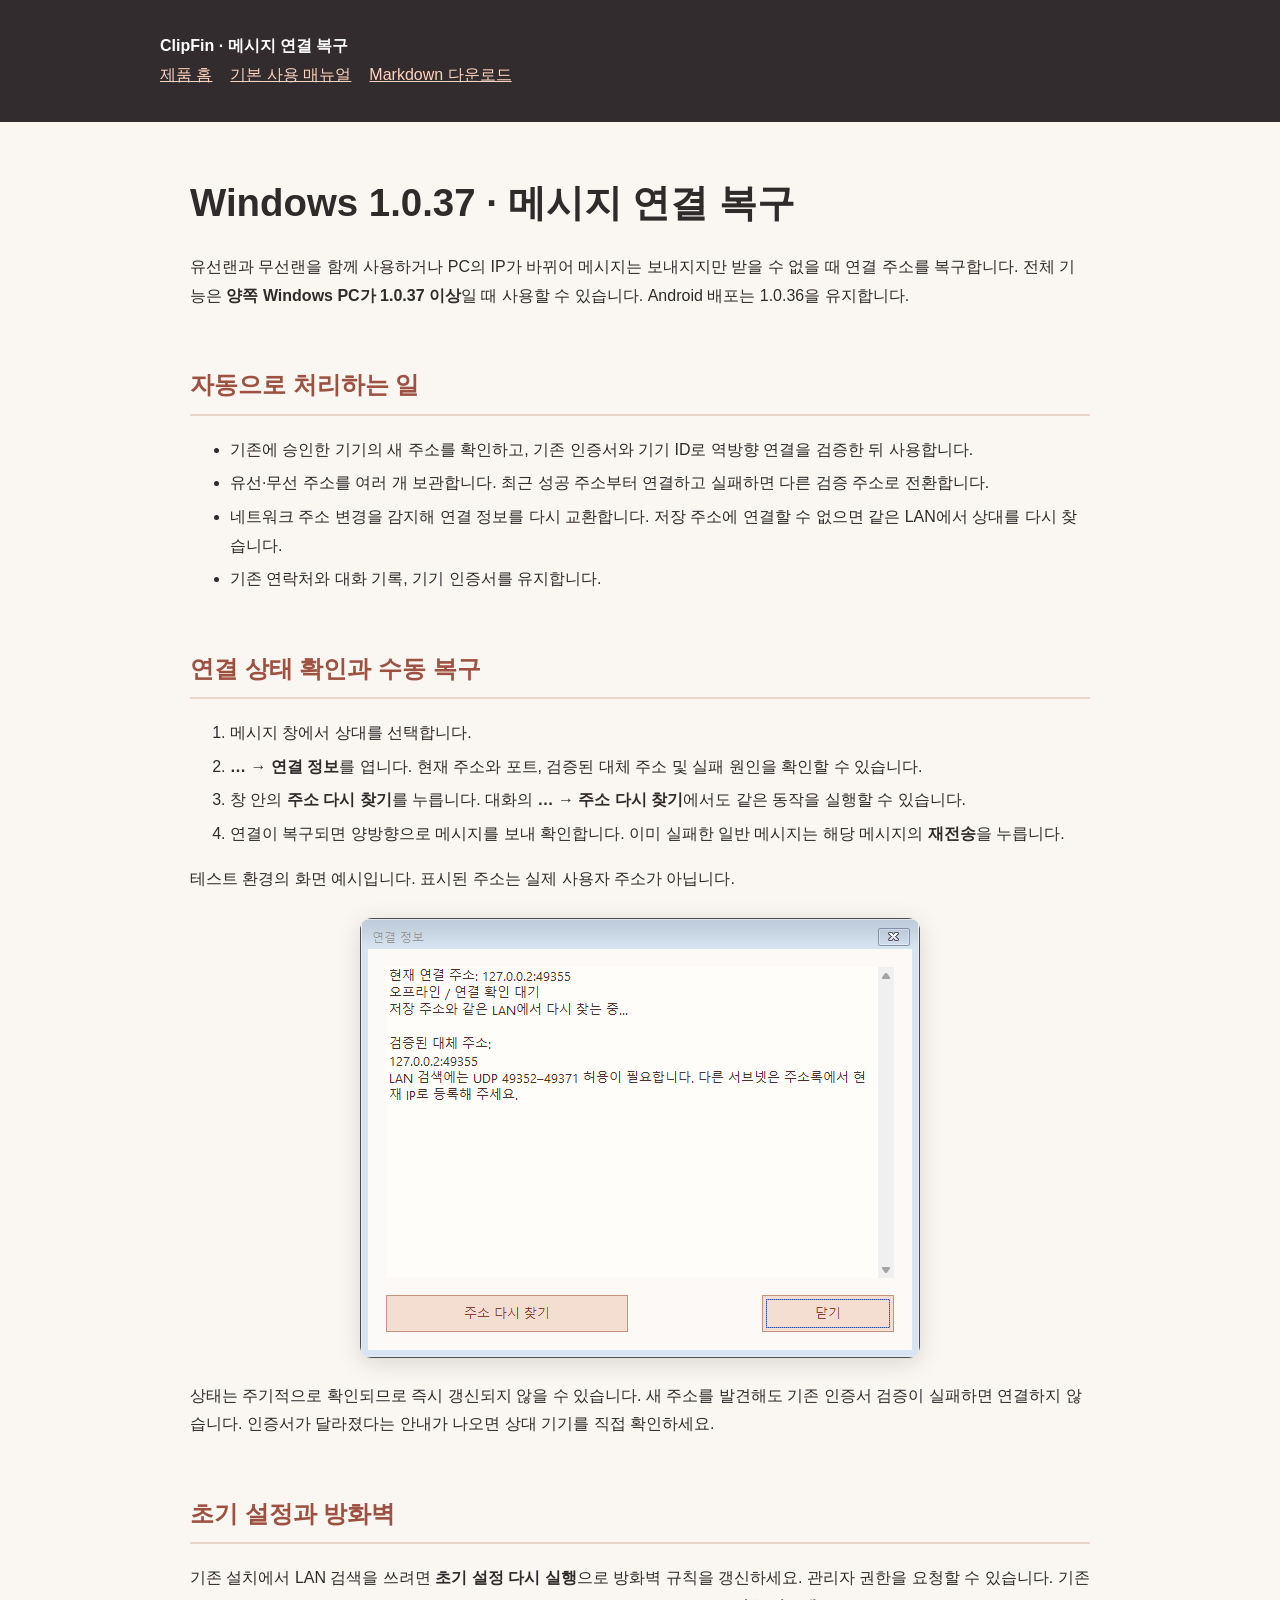
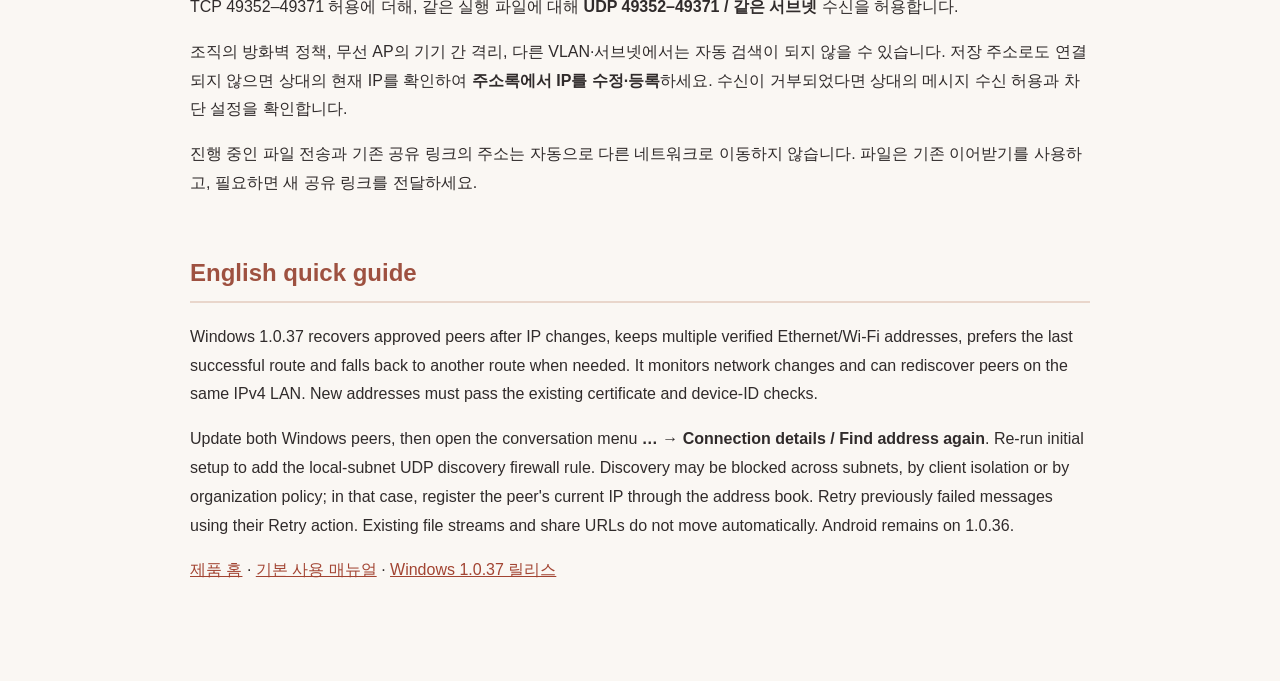
<file: network-recovery.html>
<!doctype html><html lang="ko"><head><meta charset="utf-8"><meta name="viewport" content="width=device-width, initial-scale=1"><title>ClipFin 1.0.37 · 메시지 연결 복구</title><style>body{margin:0;background:#faf7f3;color:#302b2b;font:16px/1.8 "Malgun Gothic",sans-serif}header{background:#322c2e;color:white;padding:32px max(24px,calc((100% - 960px)/2))}header a{color:#ffd3bd}main{max-width:900px;margin:auto;padding:32px 24px 80px}h1{font-size:2.4em;line-height:1.25}h2{margin-top:2.2em;border-bottom:2px solid #e9d6cb;padding-bottom:.3em;color:#9e5140}h3{margin-top:1.7em}a{color:#a24432}img{display:block;max-width:100%;max-height:680px;object-fit:contain;margin:24px auto;border-radius:12px;box-shadow:0 5px 25px #0002}blockquote{margin:1em 0;padding:12px 20px;border-left:4px solid #ce7863;background:#fff1e9}pre{white-space:pre-wrap;background:#332e30;color:#fff;padding:20px;border-radius:12px;overflow-wrap:anywhere}table{border-collapse:collapse;width:100%;font-size:.95em}th,td{border:1px solid #decfc7;padding:10px;text-align:left;vertical-align:top}th{background:#f2e0d6}li{margin:.3em 0}.actions{display:flex;gap:18px;flex-wrap:wrap}@page{size:A4;margin:16mm 15mm}@page{size:A4;margin:16mm 15mm}@page{size:A4;margin:16mm 15mm}@page{size:A4;margin:16mm 15mm}@media print{body{background:white;font-size:9.5pt;line-height:1.6}header{padding:12px 0;color:#333;background:white}.actions{display:none}main{padding:0}h2,h3{break-after:avoid}p,li{orphans:3;widows:3}p,li{orphans:3;widows:3}p,li{orphans:3;widows:3}p,li{orphans:3;widows:3}img{max-height:340px;box-shadow:none;break-inside:avoid}table{font-size:9pt}tr{break-inside:avoid}a{color:inherit}pre{color:#333;background:#f1ece8;break-inside:avoid}}</style></head><body><header><strong>ClipFin · 메시지 연결 복구</strong><nav class="actions"><a href="index.html">제품 홈</a><a href="manual.html">기본 사용 매뉴얼</a><a href="network-recovery.md">Markdown 다운로드</a></nav></header><main><h1>Windows 1.0.37 · 메시지 연결 복구</h1>
<p>유선랜과 무선랜을 함께 사용하거나 PC의 IP가 바뀌어 메시지는 보내지지만 받을 수 없을 때 연결 주소를 복구합니다. 전체 기능은 <strong>양쪽 Windows PC가 1.0.37 이상</strong>일 때 사용할 수 있습니다. Android 배포는 1.0.36을 유지합니다.</p>
<h2>자동으로 처리하는 일</h2>
<ul>
<li>기존에 승인한 기기의 새 주소를 확인하고, 기존 인증서와 기기 ID로 역방향 연결을 검증한 뒤 사용합니다.</li>
<li>유선·무선 주소를 여러 개 보관합니다. 최근 성공 주소부터 연결하고 실패하면 다른 검증 주소로 전환합니다.</li>
<li>네트워크 주소 변경을 감지해 연결 정보를 다시 교환합니다. 저장 주소에 연결할 수 없으면 같은 LAN에서 상대를 다시 찾습니다.</li>
<li>기존 연락처와 대화 기록, 기기 인증서를 유지합니다.</li>
</ul>
<h2>연결 상태 확인과 수동 복구</h2>
<ol>
<li>메시지 창에서 상대를 선택합니다.</li>
<li><strong>… → 연결 정보</strong>를 엽니다. 현재 주소와 포트, 검증된 대체 주소 및 실패 원인을 확인할 수 있습니다.</li>
<li>창 안의 <strong>주소 다시 찾기</strong>를 누릅니다. 대화의 <strong>… → 주소 다시 찾기</strong>에서도 같은 동작을 실행할 수 있습니다.</li>
<li>연결이 복구되면 양방향으로 메시지를 보내 확인합니다. 이미 실패한 일반 메시지는 해당 메시지의 <strong>재전송</strong>을 누릅니다.</li>
</ol>
<p>테스트 환경의 화면 예시입니다. 표시된 주소는 실제 사용자 주소가 아닙니다.</p>
<p><img alt="연결 정보 화면" src="manual-assets/network-connection-ko.png" /></p>
<p>상태는 주기적으로 확인되므로 즉시 갱신되지 않을 수 있습니다. 새 주소를 발견해도 기존 인증서 검증이 실패하면 연결하지 않습니다. 인증서가 달라졌다는 안내가 나오면 상대 기기를 직접 확인하세요.</p>
<h2>초기 설정과 방화벽</h2>
<p>기존 설치에서 LAN 검색을 쓰려면 <strong>초기 설정 다시 실행</strong>으로 방화벽 규칙을 갱신하세요. 관리자 권한을 요청할 수 있습니다. 기존 TCP 49352–49371 허용에 더해, 같은 실행 파일에 대해 <strong>UDP 49352–49371 / 같은 서브넷</strong> 수신을 허용합니다.</p>
<p>조직의 방화벽 정책, 무선 AP의 기기 간 격리, 다른 VLAN·서브넷에서는 자동 검색이 되지 않을 수 있습니다. 저장 주소로도 연결되지 않으면 상대의 현재 IP를 확인하여 <strong>주소록에서 IP를 수정·등록</strong>하세요. 수신이 거부되었다면 상대의 메시지 수신 허용과 차단 설정을 확인합니다.</p>
<p>진행 중인 파일 전송과 기존 공유 링크의 주소는 자동으로 다른 네트워크로 이동하지 않습니다. 파일은 기존 이어받기를 사용하고, 필요하면 새 공유 링크를 전달하세요.</p>
<h2>English quick guide</h2>
<p>Windows 1.0.37 recovers approved peers after IP changes, keeps multiple verified Ethernet/Wi-Fi addresses, prefers the last successful route and falls back to another route when needed. It monitors network changes and can rediscover peers on the same IPv4 LAN. New addresses must pass the existing certificate and device-ID checks.</p>
<p>Update both Windows peers, then open the conversation menu <strong>… → Connection details / Find address again</strong>. Re-run initial setup to add the local-subnet UDP discovery firewall rule. Discovery may be blocked across subnets, by client isolation or by organization policy; in that case, register the peer's current IP through the address book. Retry previously failed messages using their Retry action. Existing file streams and share URLs do not move automatically. Android remains on 1.0.36.</p>
<p><a href="index.html">제품 홈</a> · <a href="manual.html">기본 사용 매뉴얼</a> · <a href="https://github.com/Rubiya82/ClipFin-release/releases/tag/v1.0.37">Windows 1.0.37 릴리스</a></p></main></body></html>
</file>
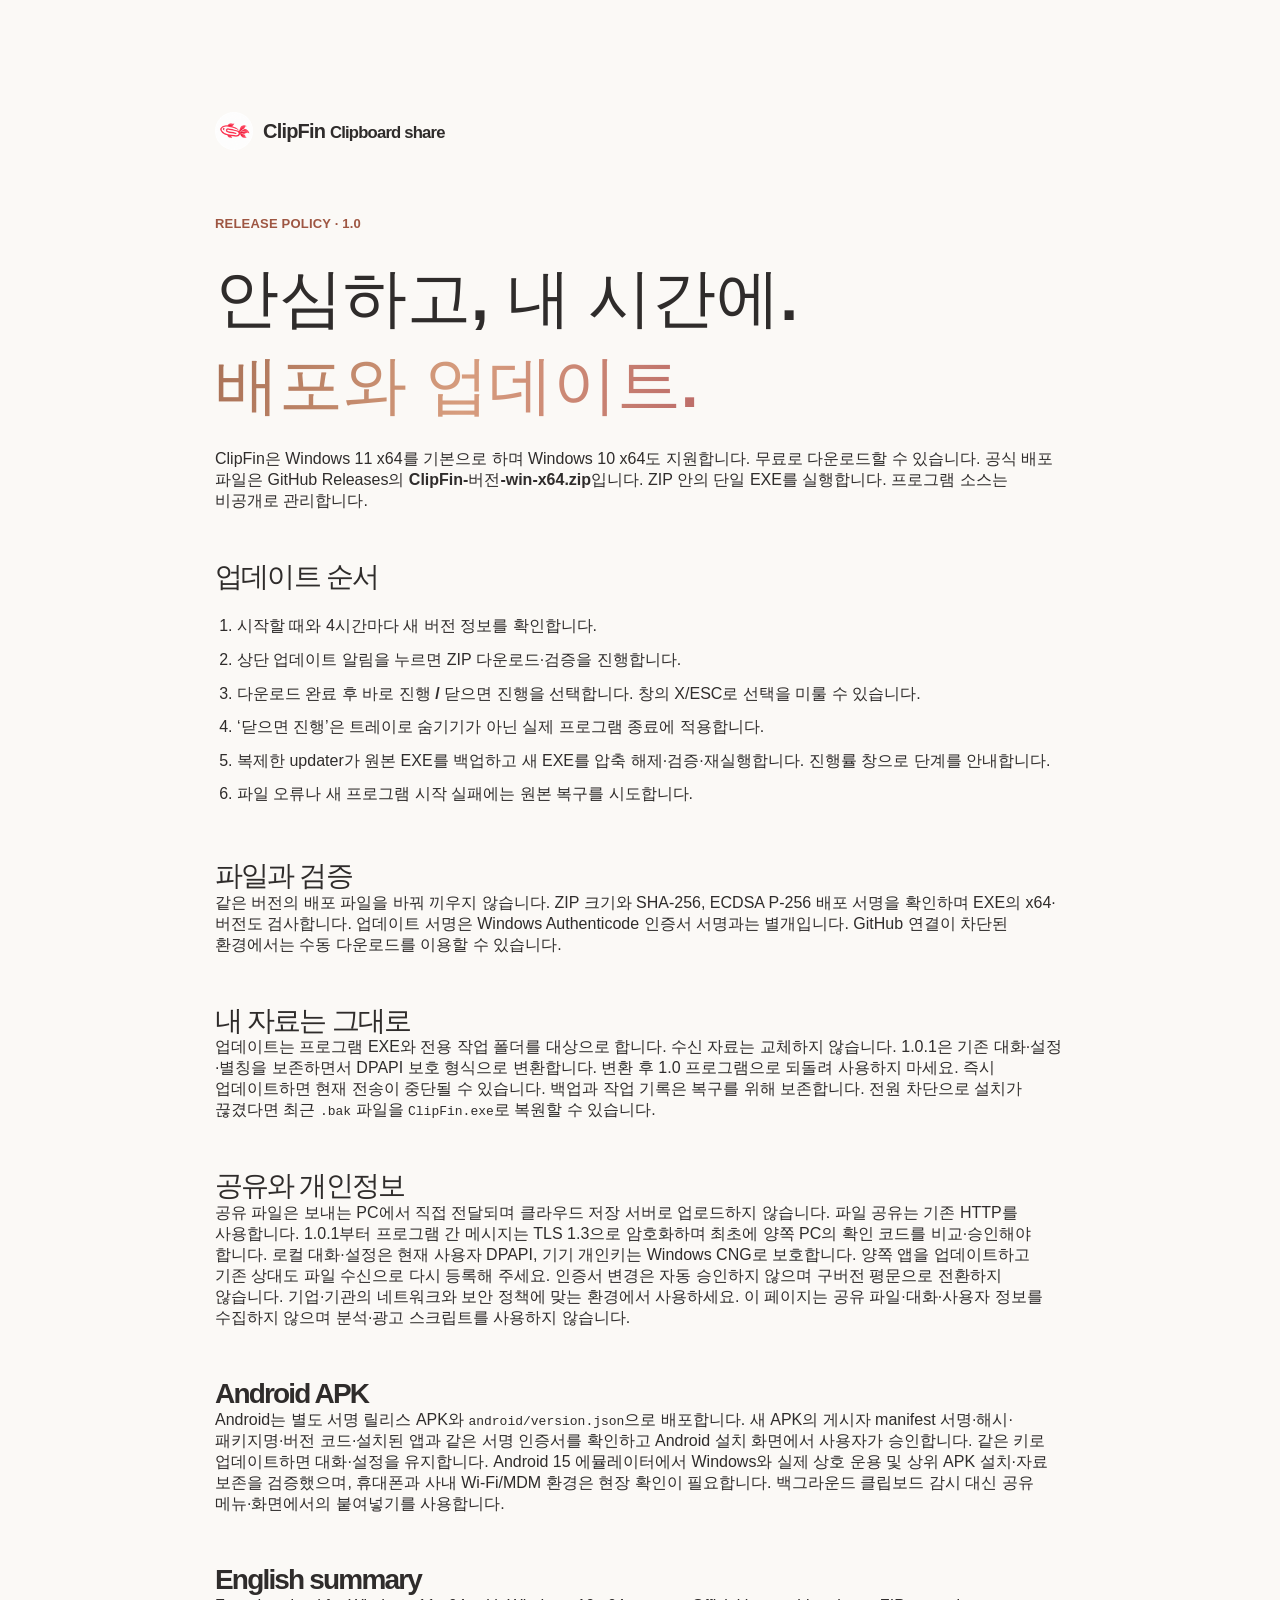
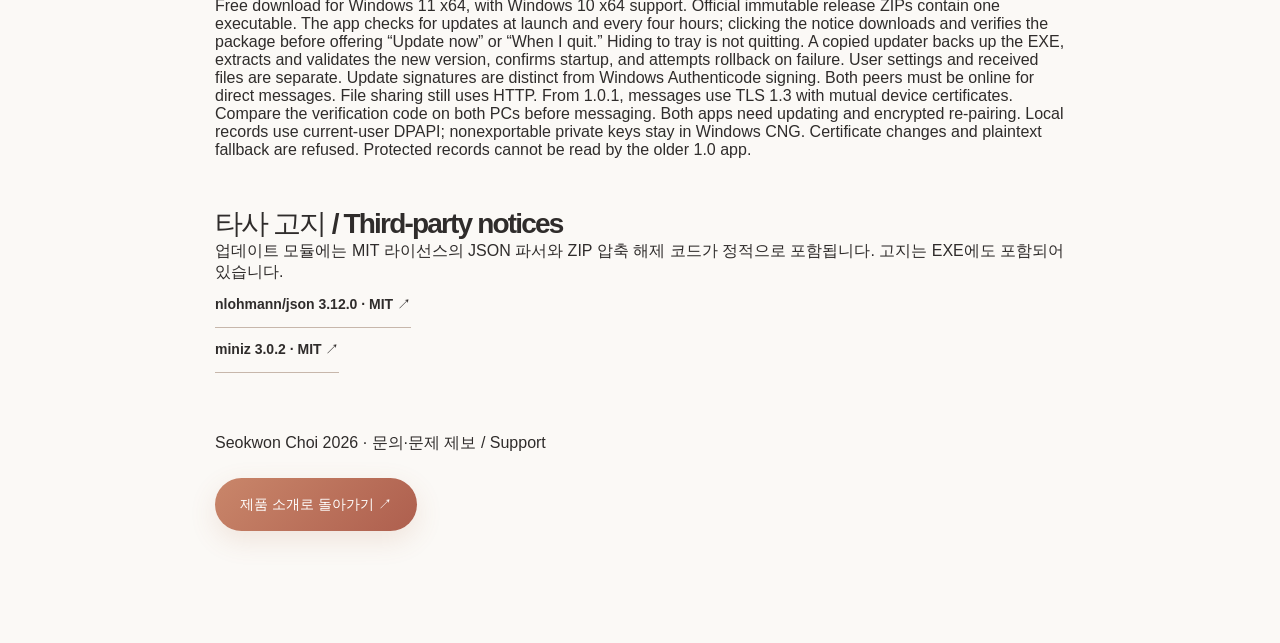
<file: policy.html>
<!doctype html><html lang="ko"><head><meta charset="utf-8"><meta name="viewport" content="width=device-width,initial-scale=1"><title>ClipFin · 배포 및 업데이트 정책</title><link rel="stylesheet" href="styles.css"></head><body><main class="section-width section-space" style="max-width:850px"><a class="brand" href="./"><img src="assets/clipfin-light.png" width="48" height="48" alt=""><span>ClipFin <small>Clipboard share</small></span></a><p class="eyebrow" style="margin-top:60px">RELEASE POLICY · 1.0</p><h1 style="font-size:clamp(36px,6vw,64px);margin:20px 0">안심하고, 내 시간에.<br><span class="warm-text">배포와 업데이트.</span></h1><p>ClipFin은 Windows 11 x64를 기본으로 하며 Windows 10 x64도 지원합니다. 무료로 다운로드할 수 있습니다. 공식 배포 파일은 GitHub Releases의 <strong>ClipFin-버전-win-x64.zip</strong>입니다. ZIP 안의 단일 EXE를 실행합니다. 프로그램 소스는 비공개로 관리합니다.</p><h2 style="margin-top:48px;font-size:28px">업데이트 순서</h2><ol style="line-height:2.1;padding-left:22px"><li>시작할 때와 4시간마다 새 버전 정보를 확인합니다.</li><li>상단 업데이트 알림을 누르면 ZIP 다운로드·검증을 진행합니다.</li><li>다운로드 완료 후 <strong>바로 진행 / 닫으면 진행</strong>을 선택합니다. 창의 X/ESC로 선택을 미룰 수 있습니다.</li><li>‘닫으면 진행’은 트레이로 숨기기가 아닌 실제 프로그램 종료에 적용합니다.</li><li>복제한 updater가 원본 EXE를 백업하고 새 EXE를 압축 해제·검증·재실행합니다. 진행률 창으로 단계를 안내합니다.</li><li>파일 오류나 새 프로그램 시작 실패에는 원본 복구를 시도합니다.</li></ol><h2 style="margin-top:48px;font-size:28px">파일과 검증</h2><p>같은 버전의 배포 파일을 바꿔 끼우지 않습니다. ZIP 크기와 SHA-256, ECDSA P-256 배포 서명을 확인하며 EXE의 x64·버전도 검사합니다. 업데이트 서명은 Windows Authenticode 인증서 서명과는 별개입니다. GitHub 연결이 차단된 환경에서는 수동 다운로드를 이용할 수 있습니다.</p><h2 style="margin-top:48px;font-size:28px">내 자료는 그대로</h2><p>업데이트는 프로그램 EXE와 전용 작업 폴더를 대상으로 합니다. 수신 자료는 교체하지 않습니다. 1.0.1은 기존 대화·설정·별칭을 보존하면서 DPAPI 보호 형식으로 변환합니다. 변환 후 1.0 프로그램으로 되돌려 사용하지 마세요. 즉시 업데이트하면 현재 전송이 중단될 수 있습니다. 백업과 작업 기록은 복구를 위해 보존합니다. 전원 차단으로 설치가 끊겼다면 최근 <code>.bak</code> 파일을 <code>ClipFin.exe</code>로 복원할 수 있습니다.</p><h2 style="margin-top:48px;font-size:28px">공유와 개인정보</h2><p>공유 파일은 보내는 PC에서 직접 전달되며 클라우드 저장 서버로 업로드하지 않습니다. 파일 공유는 기존 HTTP를 사용합니다. 1.0.1부터 프로그램 간 메시지는 TLS 1.3으로 암호화하며 최초에 양쪽 PC의 확인 코드를 비교·승인해야 합니다. 로컬 대화·설정은 현재 사용자 DPAPI, 기기 개인키는 Windows CNG로 보호합니다. 양쪽 앱을 업데이트하고 기존 상대도 파일 수신으로 다시 등록해 주세요. 인증서 변경은 자동 승인하지 않으며 구버전 평문으로 전환하지 않습니다. 기업·기관의 네트워크와 보안 정책에 맞는 환경에서 사용하세요. 이 페이지는 공유 파일·대화·사용자 정보를 수집하지 않으며 분석·광고 스크립트를 사용하지 않습니다.</p><h2 style="margin-top:48px;font-size:28px">Android APK</h2><p>Android는 별도 서명 릴리스 APK와 <code>android/version.json</code>으로 배포합니다. 새 APK의 게시자 manifest 서명·해시·패키지명·버전 코드·설치된 앱과 같은 서명 인증서를 확인하고 Android 설치 화면에서 사용자가 승인합니다. 같은 키로 업데이트하면 대화·설정을 유지합니다. Android 15 에뮬레이터에서 Windows와 실제 상호 운용 및 상위 APK 설치·자료 보존을 검증했으며, 휴대폰과 사내 Wi-Fi/MDM 환경은 현장 확인이 필요합니다. 백그라운드 클립보드 감시 대신 공유 메뉴·화면에서의 붙여넣기를 사용합니다.</p><h2 style="margin-top:48px;font-size:28px">English summary</h2><p>Free download for Windows 11 x64, with Windows 10 x64 support. Official immutable release ZIPs contain one executable. The app checks for updates at launch and every four hours; clicking the notice downloads and verifies the package before offering “Update now” or “When I quit.” Hiding to tray is not quitting. A copied updater backs up the EXE, extracts and validates the new version, confirms startup, and attempts rollback on failure. User settings and received files are separate. Update signatures are distinct from Windows Authenticode signing. Both peers must be online for direct messages. File sharing still uses HTTP. From 1.0.1, messages use TLS 1.3 with mutual device certificates. Compare the verification code on both PCs before messaging. Both apps need updating and encrypted re-pairing. Local records use current-user DPAPI; nonexportable private keys stay in Windows CNG. Certificate changes and plaintext fallback are refused. Protected records cannot be read by the older 1.0 app.</p><h2 style="margin-top:48px;font-size:28px">타사 고지 / Third-party notices</h2><p>업데이트 모듈에는 MIT 라이선스의 JSON 파서와 ZIP 압축 해제 코드가 정적으로 포함됩니다. 고지는 EXE에도 포함되어 있습니다.</p><p><a class="text-link" href="licenses/JSON-LICENSE.txt">nlohmann/json 3.12.0 · MIT ↗</a></p><p><a class="text-link" href="licenses/MINIZ-LICENSE.txt">miniz 3.0.2 · MIT ↗</a></p><p style="margin-top:60px">Seokwon Choi 2026 · <a href="https://github.com/Rubiya82/ClipFin-release/issues">문의·문제 제보 / Support</a></p><a class="button button-coral" href="./" style="margin-top:24px">제품 소개로 돌아가기 ↗</a></main></body></html>
</file>
<file: styles.css>
@charset "UTF-8";
:root{--paper:#fbf9f6;--white:#fff;--ink:#2f2c2b;--muted:#827872;--coral:#bd7059;--coral-dark:#9e5642;--peach:#f7e1d3;--line:#eae3dc;--radius:32px;--ease:cubic-bezier(.2,.75,.25,1);font-family:-apple-system,BlinkMacSystemFont,"Segoe UI","Malgun Gothic",sans-serif;color:var(--ink);background:var(--paper);font-synthesis:none;scroll-behavior:smooth;scroll-padding-top:95px}
*{box-sizing:border-box}body{margin:0;overflow-x:hidden}button,a,input{touch-action:manipulation}button{font:inherit}a{color:inherit;text-decoration:none}button{cursor:pointer}img{max-width:100%;height:auto}button:disabled{cursor:default}button:focus-visible,a:focus-visible,summary:focus-visible{outline:3px solid #b36d54;outline-offset:5px}::selection{background:#efd1bc;color:#49382f}h1,h2,h3,p{margin:0}h1,h2,h3{font-weight:650;word-break:keep-all;overflow-wrap:anywhere}p{word-break:keep-all;overflow-wrap:anywhere}h2{font-size:clamp(37px,4.3vw,62px);line-height:1.2;letter-spacing:-.065em}h3{letter-spacing:-.045em}.section-width{width:min(1180px,calc(100% - 80px));margin-inline:auto}.section-space{padding-block:112px}.eyebrow{font-size:13px;font-weight:600;letter-spacing:.015em;color:var(--coral-dark);line-height:1.6}.muted-heading{color:#a5988f}.warm-text{background:linear-gradient(100deg,#aa7257 0%,#d79d7e 52%,#bd6d69 100%);-webkit-background-clip:text;background-clip:text;color:transparent}.fine-print{font-size:12px!important;line-height:1.7!important;color:#8d8178!important}.button{border:0;display:inline-flex;align-items:center;justify-content:center;gap:17px;padding:17px 25px;border-radius:100px;font-size:14px;font-weight:600;line-height:1.4;transition:transform .25s var(--ease),box-shadow .25s,background .25s;white-space:nowrap}.button:hover{transform:translateY(-2px)}.button-coral{color:#fff;background:linear-gradient(135deg,#c9866a,#ae5f4e);box-shadow:0 9px 28px #a9634324}.button-coral:hover{box-shadow:0 12px 32px #a9634340}.button-dark{background:#35312f;color:#fff}.button-small{font-size:12px;padding:10px 18px}.text-link{font-size:14px;font-weight:550;display:inline-flex;gap:18px;align-items:center;border-bottom:1px solid #c7b7ab;padding:13px 0;transition:gap .25s}.text-link:hover{gap:25px}.skip-link{position:fixed;top:-100px;left:20px;z-index:1000;background:#2f2c2b;color:#fff;padding:15px 22px;border-radius:0 0 15px 15px}.skip-link:focus{top:0}.scroll-progress{position:fixed;top:0;left:0;height:2px;background:#bb7e61;width:100%;transform:scaleX(0);transform-origin:left;z-index:101;pointer-events:none}.site-header{position:sticky;top:0;z-index:100;backdrop-filter:blur(22px);-webkit-backdrop-filter:blur(22px);background:#fbf9f6d9;border-bottom:1px solid #e5ddd784}.nav-wrap{height:78px;display:flex;align-items:center;justify-content:space-between;width:min(1280px,calc(100% - 64px));margin:auto;gap:24px}.brand{display:inline-flex;align-items:center;gap:10px;font-size:20px;font-weight:650;letter-spacing:-.04em}.brand img{width:38px;height:38px;object-fit:contain}.brand-caption{display:block;font-size:10px;font-weight:450;letter-spacing:.045em;line-height:1.3;color:#8e8178;margin-top:2px}.nav-links{display:flex;gap:30px;font-size:12px;font-weight:500}.nav-links a{padding:12px 0;position:relative}.nav-links a:after{position:absolute;bottom:6px;left:0;width:100%;height:1px;background:#9d6b55;content:"";transform:scaleX(0);transform-origin:left;transition:transform .25s}.nav-links a:hover:after{transform:scaleX(1)}.nav-actions{display:flex;align-items:center;gap:17px}.language-button{border:0;background:transparent;font-size:11px;font-weight:600;color:#7b6c63;padding:10px}.hero{min-height:810px;display:grid;grid-template-columns:1.08fr 1fr;align-items:center;gap:30px;padding-block:85px 100px}.tiny-dot{display:inline-block;width:6px;height:6px;background:#be9072;border-radius:50%;margin-right:9px;vertical-align:2px}.hero h1{font-size:clamp(55px,5.3vw,78px);line-height:1.14;letter-spacing:-.075em;margin:26px 0 30px}.hero-description{max-width:440px;font-size:17px;line-height:1.9;color:#8a7b72;letter-spacing:-.025em}.hero-actions{display:flex;align-items:center;gap:28px;margin-top:33px}.hero-compatibility{display:flex;flex-wrap:wrap;gap:11px;font-size:10px;color:#9b8c81;margin-top:26px;letter-spacing:.015em}.separator{color:#d1c3b8}.hero-visual{position:relative;min-height:610px;display:grid;place-items:center;perspective:1200px;isolation:isolate}.orb{position:absolute;border-radius:50%;z-index:-1;filter:blur(1px);pointer-events:none}.orb-peach{width:620px;height:620px;max-width:140%;background:radial-gradient(circle,#f5ddc9ab 0,#fae7d54d 47%,transparent 70%);left:-70px;top:-55px}.orb-blue{width:390px;height:390px;background:radial-gradient(circle,#dce7e54f,transparent 70%);right:-60px;bottom:-50px}.app-preview{width:365px;background:#fff;border-radius:21px;box-shadow:0 30px 90px #7a4b3214,0 2px 4px #7a4b3208;border:1px solid #fff;overflow:hidden;transform:rotate(3deg);transition:transform .6s var(--ease);position:relative;z-index:2}.hero-visual:hover .app-preview{transform:rotate(0) translateY(-5px)}.app-caption{font-size:8px;display:flex;justify-content:space-between;padding:11px 13px;background:#faf9f8;border-bottom:1px solid #f2eeeb;color:#7e7772}.window-fish{color:#4e9dad}.caption-light{font-size:7px;color:#a79c94}.window-controls{font-size:7px}.app-brand{display:flex;align-items:center;gap:8px;padding:14px 17px 8px}.app-brand img{width:68px;height:68px;object-fit:contain}.app-brand strong{font-size:22px;display:block;font-weight:500;letter-spacing:-.04em}.app-brand span:not(.app-toggle span){font-size:7px;color:#ad9b8f}.app-toggle{margin-left:auto;font-size:10px;background:#f9eee6;border-radius:10px;padding:8px;color:#b27b62}.app-toggle span{font-size:8px}.app-tabs{display:flex;gap:6px;padding:8px 16px 14px}.app-tabs>span{flex:1;font-size:9px;text-align:center;padding:9px 5px;border-radius:8px;background:#f5f0ec;color:#9b8274}.app-tabs>span.selected{background:#f6dfd0;color:#a6664c}.app-body{padding:19px 18px 21px;background:#fcfaf8}.mini-eyebrow{font-size:9px;letter-spacing:.17em;color:#a38c7b;font-weight:600}.app-body h3{font-size:18px;margin-top:10px;font-weight:550}.app-subtitle{font-size:8px;color:#a18e81;margin-top:7px}.app-drop{height:125px;margin-top:20px;border:1px dashed #dfd3c9;background:linear-gradient(140deg,#fffdf9,#f8f1e9);border-radius:12px;display:flex;flex-direction:column;align-items:center;justify-content:center;gap:8px}.app-drop .plus{display:grid;place-items:center;width:29px;height:29px;border-radius:50%;background:#fff;color:#ba8b6d;box-shadow:0 5px 15px #a8886520;font-size:24px;font-weight:300}.app-drop strong{font-size:11px;font-weight:550}.app-drop>span:last-child{font-size:8px;color:#a28e7e}.preview-file{display:flex;align-items:center;gap:9px;padding:15px 0}.file-symbol{width:37px;height:42px;border-radius:10px;display:grid;place-items:center;font-size:8px;font-weight:600;letter-spacing:.02em;flex-shrink:0}.file-blue{background:#eaf0fa;color:#6a83ba}.file-green{background:#e8f0e9;color:#789584}.file-rose{background:#f5e9e5;color:#b28b82}.preview-file strong{font-size:10px;display:block;font-weight:500}.preview-file small{font-size:8px;color:#b0a195;display:block;margin-top:4px}.file-check{margin-left:auto;font-size:13px;color:#b0a89d}.app-share{display:flex;align-items:center;justify-content:space-between;border-radius:10px;padding:12px 16px;background:linear-gradient(120deg,#c98f73,#b8735d);color:white;font-size:9px;font-weight:550}.floating-note{position:absolute;display:flex;align-items:center;gap:11px;background:#ffffffdc;backdrop-filter:blur(10px);box-shadow:0 12px 40px #7f5c3d10;border:1px solid #fff8;border-radius:16px;padding:16px 19px;z-index:3}.floating-note strong{font-size:11px;display:block;font-weight:600}.floating-note span:not(.note-icon):not(.note-success){font-size:9px;display:block;color:#aa9585;margin-top:5px}.note-top{top:16px;left:-5px;transform:rotate(-5deg);animation:float-note 8s ease-in-out infinite}.note-bottom{bottom:19px;right:-15px;transform:rotate(-3deg);animation:float-note 9s ease-in-out 1s infinite}.note-icon,.note-success{display:grid;place-items:center;width:30px;height:30px;border-radius:50%;background:#f9eee4;color:#c09170;font-size:20px}.note-success{background:#edf2e9;color:#90a284;font-size:15px}.visual-disclaimer{position:absolute;bottom:-24px;right:25px;color:#b3a79c;font-size:9px}.intro-band{background:#f2ede6;text-align:center;padding:103px 0 110px}.intro-band .section-width{max-width:780px}.section-kicker{font-size:13px;color:#9c8573;font-weight:550;margin-bottom:25px}.intro-band h2{font-size:clamp(37px,4.7vw,64px);line-height:1.25}.intro-band p:last-child{max-width:560px;margin:27px auto 0;font-size:16px;line-height:1.95;color:#908174;letter-spacing:-.02em}.section-heading{display:flex;justify-content:space-between;align-items:end;gap:60px;margin-bottom:42px}.section-heading .eyebrow{margin-bottom:17px}.section-heading>p{max-width:340px;font-size:14px;line-height:1.9;color:#96877b}.experience-card{background:#fff;border-radius:var(--radius);box-shadow:0 17px 60px #6d4b3010;padding:30px 32px 21px;overflow:hidden}.demo-toolbar{display:flex;justify-content:space-between;align-items:center;gap:20px}.segmented{display:inline-flex;padding:4px;background:#f4f0eb;border-radius:100px;gap:3px}.segmented button{border:0;background:transparent;padding:9px 17px;border-radius:100px;color:#a38e7d;font-size:11px;transition:background .2s,box-shadow .2s,color .2s}.segmented button.active{background:white;color:#8b5b45;box-shadow:0 3px 10px #86715c12}.demo-label{font-size:10px;letter-spacing:.02em;color:#b8a99a}.demo-layout{display:grid;grid-template-columns:.9fr 1.15fr 1fr;align-items:center;gap:26px;min-height:355px;padding:34px 0 27px}.demo-source{display:flex;align-items:center;justify-content:center;flex-direction:column;gap:23px}.source-content{min-height:166px;width:100%;display:flex;align-items:center;justify-content:center;flex-direction:column;gap:10px}.source-file-icon{width:76px;height:92px;border-radius:16px 16px 22px 22px;background:linear-gradient(150deg,#e8eff7,#d6e2f1);position:relative;display:grid;place-items:center;font-size:12px;font-weight:600;color:#8a9fb7;box-shadow:0 12px 30px #b2c5d92b;transform:rotate(-8deg)}.source-file-icon:after{position:absolute;right:0;top:0;content:"";border-width:0 20px 20px 0;border-style:solid;border-color:transparent #fff #c7d7e8 transparent;border-radius:0 13px 0 5px}.source-content strong{font-size:12px;font-weight:550}.source-content small{font-size:10px;color:#b0a090}.source-picture{width:145px;height:100px;border-radius:13px;position:relative;overflow:hidden;background:linear-gradient(#ede1d4,#f9eddf);transform:rotate(-7deg);box-shadow:0 12px 30px #a88e7023}.source-picture:before{content:"";width:29px;height:29px;border-radius:50%;background:#e6bd97;position:absolute;top:15px;right:27px}.source-picture:after{content:"";width:180px;height:130px;background:#c4c5ae;position:absolute;top:55px;left:-15px;transform:rotate(28deg);border-radius:25px}.source-code{font-family:Consolas,monospace;font-size:10px;text-align:left;line-height:1.9;background:#f7f4f0;border-radius:12px;padding:15px 18px;color:#a48c79;transform:rotate(-5deg);min-width:160px}.demo-source .button{font-size:11px;padding:12px 16px;gap:8px}kbd{font-family:inherit;font-size:.86em;font-weight:550;white-space:nowrap}.demo-source .button kbd{border:1px solid #ffffff40;border-radius:4px;padding:2px 5px;color:#fff}.demo-source .button span:last-child{margin-left:4px}.demo-bridge{position:relative;display:flex;align-items:center;justify-content:center;min-height:155px;flex-direction:column}.bridge-dots{display:flex;gap:19px;position:absolute;top:48%;left:-38px;right:-38px;justify-content:space-between;z-index:0}.bridge-dots i{width:4px;height:4px;border-radius:50%;background:#e8ddd2;transition:background .3s}.demo-toast{position:relative;border:1px solid #f1e7de;background:#fffaf4;box-shadow:0 12px 40px #9d775a12;border-radius:16px;display:flex;align-items:center;gap:8px;padding:17px 12px;width:100%;z-index:1;transform:scale(.92);opacity:.38;transition:opacity .35s,transform .35s,box-shadow .35s;text-align:left;color:var(--ink)}.demo-toast:enabled{transform:scale(1);opacity:1;box-shadow:0 15px 45px #b38a6423;animation:toast-ready 1.5s ease-in-out infinite}.demo-toast:enabled:hover{transform:translateY(-3px)}.demo-toast img{width:39px;height:39px;flex-shrink:0}.demo-toast strong{font-size:10px;display:block;letter-spacing:-.015em}.demo-toast small{font-size:8px;color:#a88d78;display:block;margin-top:6px;line-height:1.6}.toast-arrow{font-size:15px;color:#b38665;margin-left:auto}.bridge-caption{font-size:10px;color:#b18e73;min-height:17px;margin-top:14px;text-align:center}.demo-chat{min-height:240px;background:#f7f5f1;border-radius:17px;padding:17px 14px;display:flex;flex-direction:column;align-items:flex-start}.demo-chat-title{display:flex;align-items:center;gap:7px;width:100%;font-size:9px;font-weight:550;margin-bottom:24px}.avatar{display:grid;place-items:center;flex-shrink:0;width:24px;height:24px;border-radius:50%;background:#e6ddd1;color:#9a8472;font-size:9px;font-weight:550}.online-dot{width:5px;height:5px;border-radius:50%;background:#a6b59a;margin-left:auto}.chat-bubble{font-size:9px;line-height:1.7;padding:10px 12px;border-radius:11px;max-width:95%}.bubble-in{background:white;color:#948171;border-top-left-radius:3px}.bubble-out{background:#e9d4bf;color:#85674f;align-self:flex-end;border-top-right-radius:3px;margin-top:11px;animation:message-appear .4s var(--ease) both}.bubble-out small{display:block;font-size:7px;margin-top:4px;opacity:.7}.message-link{font-size:8px}.demo-paste{border:1px solid #e2d6c8;background:#fdfbf8;border-radius:7px;color:#b4a18f;font-size:9px;display:flex;gap:5px;align-items:center;justify-content:center;padding:9px;margin-top:auto;align-self:stretch;transition:.25s}.demo-paste span{margin-left:auto;font-size:8px}.demo-paste:disabled{opacity:.55}.demo-paste:enabled{background:#bb8161;color:#fff;border-color:#bb8161}.steps{display:grid;grid-template-columns:1fr 1fr 1fr;border-top:1px solid #f1ebe4;padding-top:20px}.step{display:flex;gap:10px;align-items:center;justify-content:center;opacity:.45;transition:opacity .3s}.step.active,.step.done{opacity:1}.step>span{font-size:10px;border:1px solid #e5d6c6;border-radius:50%;height:24px;width:24px;display:grid;place-items:center;color:#b39072;transition:background .3s}.step.active>span,.step.done>span{background:#f5e7d8;border-color:#f5e7d8}.step strong{font-size:11px;font-weight:550;color:#8d7765}.demo-disclaimer{font-size:9px;line-height:1.6;color:#b9aa9d;text-align:center;margin-top:19px}.content-grid{display:grid;grid-template-columns:1fr 1fr;gap:24px}.feature-card{background:#fff;border-radius:var(--radius);overflow:hidden;position:relative;min-width:0}.card-copy{padding:39px 39px 0}.card-tag{font-size:10px;letter-spacing:.15em;color:#ac9885}.card-copy h3{font-size:31px;line-height:1.25;margin-top:17px}.card-copy p{font-size:13px;line-height:1.95;color:#a18d7b;margin-top:16px;max-width:430px}.feature-files{grid-column:1/-1;display:grid;grid-template-columns:1fr 1fr;min-height:370px;background:#f5eee5}.feature-files .card-copy{padding:46px 47px}.feature-files .card-copy h3{font-size:36px}.file-stack{display:flex;flex-direction:column;align-items:center;justify-content:center;padding:30px 45px 34px 0;position:relative}.file-stack>div{display:flex;align-items:center;width:90%;gap:12px;background:#ffffffdb;box-shadow:0 10px 30px #8f6c4f0a;border-radius:13px;padding:12px 16px;margin-top:-4px;position:relative}.file-stack>div:nth-child(1){transform:rotate(-5deg) translateX(-8px);z-index:1}.file-stack>div:nth-child(2){transform:rotate(2deg) translateX(15px);z-index:2}.file-stack>div:nth-child(3){transform:rotate(-2deg) translateX(-4px);z-index:3}.file-stack>div>span:nth-child(2){font-size:11px;flex:1}.file-stack small{display:block;color:#b2a394;font-size:8px;margin-top:6px}.file-stack>div>span:last-child{color:#c2ae98;font-size:17px}.stack-link{font-size:10px;color:#b08e72;margin-top:23px}.feature-capture{background:#f1f2e9;min-height:510px}.feature-capture .card-copy p{color:#94947e}.capture-art{width:78%;height:205px;position:relative;margin:29px auto 20px;transform:rotate(-3deg)}.capture-landscape{position:absolute;inset:15px;border-radius:16px;background:linear-gradient(150deg,#f1e8da,#e7e4cd);overflow:hidden}.capture-sun{width:39px;height:39px;background:#dfc69c;border-radius:50%;position:absolute;top:25px;right:50px}.mountain{position:absolute;width:300px;height:180px;border-radius:30px;transform:rotate(30deg)}.mountain-back{background:#c4c6a8;top:100px;left:-70px}.mountain-front{background:#afb69b;top:117px;right:-45px;transform:rotate(-25deg)}.capture-selection{position:absolute;inset:0 28px;border:1px dashed #9d9677;box-shadow:0 0 0 15px #f1f2e945}.capture-selection i{position:absolute;width:8px;height:8px;background:#fff;border:1px solid #8f9678}.capture-selection i:nth-child(1){left:-4px;top:-4px}.capture-selection i:nth-child(2){right:-4px;top:-4px}.capture-selection i:nth-child(3){left:-4px;bottom:-4px}.capture-selection i:nth-child(4){right:-4px;bottom:-4px}.capture-selection>span{position:absolute;left:50%;top:-24px;transform:translateX(-50%);font-size:8px;letter-spacing:.1em;color:#979574}.capture-cursor{position:absolute;right:11px;bottom:-9px;font-size:35px;color:#6e7963;text-shadow:0 2px 0 #fff}.shortcut-strip{display:flex;align-items:center;justify-content:center;gap:7px;padding-bottom:27px;color:#9d9e87;font-size:9px}.shortcut-strip kbd{padding:5px 7px;border-radius:6px;background:#ffffff8a;border:1px solid #d8dbc9;font-size:9px}.shortcut-strip span{margin-left:7px}.feature-text{background:#f1ecf1;min-height:510px}.feature-text .card-copy p{color:#9b8b9c}.code-art{margin:29px 33px 0;background:#fffdfc;border-radius:16px 16px 0 0;box-shadow:0 15px 40px #705a6c09;transform:rotate(2deg)}.code-chrome{height:34px;display:flex;align-items:center;gap:4px;padding:0 13px;border-bottom:1px solid #f3edf1}.code-chrome i{height:5px;width:5px;border-radius:50%;background:#e6d9e0}.code-chrome span{font-size:8px;margin-left:auto;margin-right:auto;color:#b2a3ae}.code-art pre{margin:0;padding:24px 25px;font:11px/2 Consolas,"Courier New",monospace;color:#9b8c95;white-space:pre-wrap}.code-muted{color:#c0b5ba}.code-purple{color:#ad89ac}.code-green{color:#98a68e}.code-blue{color:#8ca4b4}.code-footer{display:flex;justify-content:space-between;font-size:8px;color:#b59dac;padding:0 25px 20px}.speed-section{padding:115px 0;background:#eee8df}.speed-layout{display:grid;grid-template-columns:1.1fr 1fr;align-items:center;gap:80px}.speed-copy .eyebrow{margin-bottom:20px}.speed-copy h2{font-size:clamp(36px,3.8vw,53px)}.speed-copy>p:not(.eyebrow):not(.fine-print){font-size:14px;line-height:1.95;margin-top:26px;color:#9b8875;max-width:470px}.speed-specs{display:flex;margin:34px 0 24px;gap:35px}.speed-specs>div{display:flex;flex-direction:column;gap:7px}.speed-specs strong{font-size:29px;font-weight:550;letter-spacing:-.06em;color:#9e7c5e}.speed-specs strong>span{font-size:12px;margin-left:4px;font-weight:500;letter-spacing:0}.speed-specs>div>span{font-size:9px;color:#ac9782}.parallel-art{background:#f7f3ed;border:1px solid #ffffff55;min-height:390px;border-radius:50% 50% 36px 36px;position:relative;display:flex;align-items:center;justify-content:center;gap:18px;padding:40px 20px}.transfer-end{display:flex;align-items:center;justify-content:center;flex-direction:column;gap:15px;width:80px;z-index:2}.transfer-end>span:last-child{font-size:9px;color:#b8a58e;white-space:nowrap}.transfer-end img{width:66px;height:66px}.download-orb{width:59px;height:59px;display:grid;place-items:center;background:linear-gradient(135deg,#eadac6,#e0ccb3);border-radius:20px;color:#a68b6a;font-size:30px;font-weight:300;box-shadow:0 14px 30px #aa8b6620}.parallel-lanes{flex:1;display:flex;flex-direction:column;gap:19px;margin-bottom:23px;max-width:150px}.parallel-lanes>div{height:8px;position:relative;display:flex;align-items:center}.parallel-lanes span{position:absolute;left:0;font-size:6px;color:#c1ad94;top:-9px}.parallel-lanes i{height:3px;width:100%;background:#e5dacb;border-radius:4px}.parallel-lanes b{position:absolute;height:5px;width:20px;background:#c8aa84;border-radius:3px;left:0;animation:lane-travel 3s linear infinite}.parallel-lanes>div:nth-child(2) b{animation-delay:-.75s;background:#acb39a}.parallel-lanes>div:nth-child(3) b{animation-delay:-1.5s;background:#b6b5ba}.parallel-lanes>div:nth-child(4) b{animation-delay:-2.25s;background:#c3a38e}.parallel-art>p{position:absolute;bottom:33px;left:20px;right:20px;text-align:center;font-size:8px;color:#b9a791}.message-showcase{display:grid;grid-template-columns:1fr 1fr;align-items:center;gap:90px}.message-preview{margin:15px auto 20px;width:100%;max-width:430px;background:#fff;border-radius:27px;box-shadow:0 20px 70px #82664c0a;overflow:hidden;transform:rotate(-2deg)}.conversation-head{padding:21px 23px;display:flex;align-items:center;gap:10px;border-bottom:1px solid #f4eee8}.avatar-coral{width:34px;height:34px;font-size:12px;background:#f1ded1;color:#b18c73}.conversation-head strong{font-size:12px;font-weight:600;display:block}.conversation-head>div>span{font-size:8px;color:#b3a091;display:block;margin-top:5px}.message-menu{margin-left:auto;color:#bca798;font-size:25px}.conversation-body{padding:18px 23px 30px;display:flex;flex-direction:column;gap:15px;background:#faf7f2}.conversation-time{align-self:center;font-size:8px;color:#b8aa9c;margin-bottom:6px}.conversation-bubble{font-size:10px;padding:12px 15px;border-radius:12px;max-width:91%;line-height:1.7}.conversation-bubble.incoming{background:#fff;align-self:flex-start;border-top-left-radius:3px;color:#9f8976}.conversation-bubble.outgoing{background:#ead5bf;align-self:flex-end;border-top-right-radius:3px;color:#987858}.message-attachment{display:flex;flex-wrap:wrap;align-items:center;gap:10px;border-radius:15px;background:#fff;padding:15px;max-width:90%}.message-attachment .file-symbol{width:32px;height:36px;font-size:7px}.message-attachment strong{display:block;font-size:9px;font-weight:500}.message-attachment small{display:block;font-size:7px;color:#b5a493;margin-top:5px}.attachment-button{font-size:8px;background:#f7ede2;color:#b58c6a;padding:9px;border-radius:7px;flex-basis:100%;text-align:center;margin-top:2px}.conversation-input{display:flex;justify-content:space-between;align-items:center;padding:17px 23px;font-size:9px;color:#b7a696}.conversation-input>span:last-child{height:25px;width:25px;background:#c09575;border-radius:50%;color:white;display:grid;place-items:center;font-size:14px}.message-benefits article{display:flex;gap:20px;padding:24px 0;border-bottom:1px solid #ece4da}.message-benefits article:first-child{padding-top:0}.message-benefits article:last-of-type{border-bottom:0}.benefit-mark{font-size:10px;color:#c0a58b;margin-top:5px}.message-benefits h3{font-size:20px;font-weight:550}.message-benefits p{font-size:12px;line-height:1.95;color:#a28d7b;margin-top:12px}.message-benefits .fine-print{margin-top:10px}.details-section{background:#f3f0eb}.details-grid{display:grid;grid-template-columns:repeat(4,1fr);gap:34px}.detail-card{padding:10px 0 30px}.detail-icon{font-size:28px;color:#b99b7d;display:block;height:48px;font-weight:350}.detail-card h3{font-size:18px;line-height:1.5;margin-top:12px;font-weight:550}.detail-card p{font-size:11px;color:#9e8d7d;line-height:1.95;margin-top:17px}.theme-showcase{display:grid;grid-template-columns:1fr 1fr;gap:90px;align-items:center;border-top:1px solid #e4dbd0;padding-top:65px;margin-top:45px}.theme-showcase h3{font-size:34px;line-height:1.3;margin-top:18px}.theme-showcase p:not(.eyebrow){font-size:13px;line-height:1.95;color:#9d8875;max-width:380px;margin-top:18px}.theme-controls{margin-top:27px;background:#eae3da}.theme-controls button{padding:10px 20px}.theme-mini-app{padding:27px;background:#fffaf4;border-radius:24px;box-shadow:0 17px 50px #8064480c;transform:rotate(2deg);transition:background .4s,color .4s,box-shadow .4s}.theme-mini-brand{display:flex;align-items:center;gap:12px}.theme-mini-brand img{width:68px;height:68px}.theme-mini-brand strong{display:block;font-weight:500;font-size:24px;letter-spacing:-.035em}.theme-mini-brand small{display:block;font-size:8px;color:#b29d89;margin-top:7px}.theme-status{margin-left:auto;padding:9px 10px;background:#f7e9dc;color:#bb9474;font-size:8px;border-radius:8px;white-space:nowrap}.theme-mini-file{margin:22px 0;display:flex;align-items:center;gap:10px;background:#f7efe5;border-radius:11px;padding:14px;transition:background .4s}.theme-mini-file strong{font-size:11px;display:block;font-weight:500}.theme-mini-file small{font-size:8px;display:block;color:#b9a38b;margin-top:7px}.theme-mini-file>span:last-child{margin-left:auto;color:#b8a189}.theme-mini-button{padding:12px;background:linear-gradient(100deg,#c29170,#ad765d);color:#fff;font-size:10px;text-align:center;border-radius:9px}.theme-mini-app[data-theme=dark]{background:#2c272b;color:#eee0d7;box-shadow:0 17px 50px #44333422}.theme-mini-app[data-theme=dark] .theme-mini-file{background:#393034}.theme-mini-app[data-theme=dark] .theme-status{background:#49362f;color:#deb99a}.download-section{padding-bottom:100px}.download-card{background:#f4e9dd;border-radius:38px;display:grid;grid-template-columns:1fr 1fr;gap:35px;overflow:hidden}.download-main{padding:52px 25px 52px 49px}.download-logo{width:91px;height:91px;margin:0 0 22px -7px}.download-main .eyebrow{font-size:10px;letter-spacing:.13em}.download-main h2{font-size:clamp(39px,4.6vw,60px);margin-top:19px}.download-main>p:not(.eyebrow):not(.download-state){font-size:12px;line-height:1.9;max-width:320px;color:#ac8e73;margin-top:23px}.download-main .button{margin-top:27px;font-size:12px;min-width:220px}.download-asset[aria-disabled=true]{background:linear-gradient(135deg,#d6c8ba,#c3b2a2);box-shadow:none;color:#fff;cursor:default;pointer-events:none}.download-state{font-size:10px;line-height:1.65;color:#af977f;margin-top:13px;min-height:16px;max-width:310px}.release-link{font-size:9px;color:#aa8666;text-decoration:underline;text-underline-offset:4px;display:inline-block;margin-top:16px}.download-side{background:#f8f0e7;padding:58px 43px 43px}.download-side .mini-eyebrow{font-size:10px;letter-spacing:.06em}.setup-list{list-style:none;padding:0;margin:24px 0 0}.setup-list li{display:flex;gap:15px;padding:20px 0;border-bottom:1px solid #eaddce}.setup-list li>span{width:22px;height:22px;display:grid;place-items:center;border-radius:50%;border:1px solid #d9c5b0;font-size:9px;color:#b49b82;flex-shrink:0}.setup-list strong{font-size:12px;font-weight:550;display:block;margin-top:2px}.setup-list p{font-size:10px;line-height:1.9;color:#b19a84;margin-top:10px}.release-meta{font-size:10px;margin-top:27px}.release-meta>div{display:flex;justify-content:space-between;gap:16px;margin-top:13px}.release-meta>div>span{color:#af967e}.release-meta strong{font-weight:500;color:#9b795a;text-align:right}.release-meta details{padding:13px 0;border-top:1px solid #e9dccc;margin-top:13px;color:#ac8c6e}.release-meta summary{cursor:pointer}.release-meta code{display:block;font-size:9px;overflow-wrap:anywhere;line-height:1.8;margin-top:12px;color:#a08063}.release-meta details p{font-size:10px;line-height:1.8;white-space:pre-line;margin-top:12px}.faq-section{padding-top:15px}.faq-list{max-width:930px;margin-left:auto}.faq-list details{border-bottom:1px solid #e7dfd6}.faq-list summary{list-style:none;padding:25px 50px 25px 0;font-size:16px;letter-spacing:-.025em;cursor:pointer;position:relative;line-height:1.6;font-weight:500}.faq-list summary::-webkit-details-marker{display:none}.faq-list summary:after{content:"＋";font-size:23px;line-height:1;font-weight:300;position:absolute;right:6px;top:27px;color:#b9a18a;transition:transform .25s}.faq-list details[open] summary:after{transform:rotate(45deg)}.faq-list details p{font-size:12px;line-height:2;color:#a38f7c;padding:0 50px 28px 0;max-width:790px;animation:message-appear .3s var(--ease)}.policy-section{background:#ede8e1;padding:83px 0 90px}.policy-layout{display:grid;grid-template-columns:1fr 1fr;gap:100px}.policy-layout .eyebrow{margin-bottom:20px}.policy-layout h2{font-size:36px;line-height:1.4;white-space:pre-line;max-width:360px}.policy-items article{display:flex;gap:20px;margin-bottom:27px}.policy-items article:last-child{margin:0}.policy-items article>span{font-size:9px;color:#bc9f83;margin-top:4px}.policy-items h3{font-size:15px;font-weight:550}.policy-items p{font-size:11px;line-height:1.95;color:#a38c77;margin-top:11px}.site-footer{padding-top:45px;padding-bottom:29px}.footer-top{display:flex;justify-content:space-between;align-items:center;padding-bottom:27px;border-bottom:1px solid #e8e0d8}.back-top{font-size:10px;color:#aa927b;display:inline-flex;gap:22px;align-items:center}.footer-bottom{display:flex;gap:23px;flex-wrap:wrap;font-size:9px;color:#ab9887;margin-top:25px;line-height:1.7}.footer-bottom a:hover{text-decoration:underline;text-underline-offset:3px}.footer-note{font-size:8px;color:#bdafa3;margin-top:15px;line-height:1.8}.not-found{min-height:100vh;display:flex;align-items:center;justify-content:center;flex-direction:column;text-align:center;padding:35px;gap:23px}.not-found h1{font-size:clamp(42px,6vw,70px);letter-spacing:-.07em}.not-found p:not(.eyebrow){font-size:14px;line-height:1.9;color:#9a8777}.reveal{opacity:1;transform:translateY(0)}html.has-observer .reveal:not(.visible){opacity:0;transform:translateY(26px)}.reveal{transition:opacity .85s var(--ease),transform .85s var(--ease)}
@keyframes float-note{0%,100%{translate:0 0}50%{translate:0 -9px}}@keyframes toast-ready{0%,100%{box-shadow:0 12px 35px #b38a6418}50%{box-shadow:0 13px 40px #b38a6440}}@keyframes message-appear{from{opacity:0;transform:translateY(8px)}to{opacity:1;transform:translateY(0)}}@keyframes lane-travel{0%{left:0;opacity:0}8%,92%{opacity:1}100%{left:calc(100% - 20px);opacity:0}}
@media(min-width:1500px){.hero{padding-block:105px 130px;min-height:900px}}
@media(max-width:1100px){.section-width{width:calc(100% - 64px)}.hero{gap:0;min-height:760px}.hero h1{font-size:65px}.hero-description{font-size:15px;max-width:350px}.hero-actions{gap:20px}.hero-actions .button{padding:16px 20px;font-size:12px}.hero-actions .text-link{font-size:12px}.app-preview{width:330px}.hero-visual{min-height:580px}.note-top{left:-10px;top:25px;padding:13px}.note-top strong{font-size:9px}.note-bottom{right:-5px;bottom:25px;padding:13px}.section-heading{gap:35px}.demo-layout{gap:16px}.demo-toast{padding:14px 9px;gap:6px}.demo-toast img{width:30px;height:30px}.demo-toast strong{font-size:9px}.demo-toast small{font-size:7px}.card-copy{padding:32px 32px 0}.speed-layout{gap:40px}.message-showcase{gap:50px}.details-grid{gap:24px}.theme-showcase{gap:50px}.download-side{padding:50px 30px 35px}.download-main{padding-left:38px}.policy-layout{gap:55px}}
@media(max-width:900px){.nav-wrap{width:calc(100% - 40px)}.nav-links{gap:20px;font-size:11px}.section-width{width:calc(100% - 48px)}.hero{grid-template-columns:1fr;padding-top:65px;padding-bottom:85px;text-align:center}.hero-copy{max-width:650px;margin:auto}.hero h1{font-size:clamp(55px,8.5vw,76px)}.hero-description{max-width:470px;margin:auto;font-size:16px}.hero-actions,.hero-compatibility{justify-content:center}.hero-visual{min-height:640px;width:520px;max-width:100%;margin:40px auto 0}.app-preview{width:365px}.note-top{left:2px;top:22px}.note-bottom{right:-3px;bottom:26px}.hero-visual .visual-disclaimer{right:50%;transform:translateX(50%);white-space:nowrap}.orb-peach{left:-20px;max-width:120%;width:560px}.section-space{padding-block:85px}.section-heading{align-items:start;flex-direction:column;gap:20px}.section-heading>p{max-width:520px}.experience-card{padding:25px 23px 20px}.demo-layout{grid-template-columns:.9fr 1fr 1fr;gap:15px}.demo-toast img{display:none}.demo-toast strong{font-size:9px}.demo-toast small{font-size:7px}.demo-toast{gap:3px;padding:15px 10px}.demo-label{font-size:8px}.demo-toolbar .segmented button{padding:8px 13px}.demo-chat{padding:14px 11px}.chat-bubble{font-size:8px}.demo-chat-title{font-size:8px;gap:5px}.demo-chat-title .avatar{width:20px;height:20px;font-size:8px}.demo-paste span{display:none}.feature-files .card-copy{padding:38px 32px}.feature-files .card-copy h3{font-size:30px}.file-stack{padding-right:25px}.file-stack>div{padding:11px 12px;gap:9px;width:100%}.file-stack>div>span:nth-child(2){font-size:9px}.speed-layout{grid-template-columns:1fr;gap:35px}.speed-copy>p:not(.eyebrow):not(.fine-print){max-width:620px}.speed-copy h2{font-size:47px}.speed-specs{gap:55px}.parallel-art{width:440px;max-width:100%;min-height:350px;margin:0 auto;border-radius:40px}.parallel-lanes{max-width:160px}.message-showcase{gap:35px}.message-benefits h3{font-size:18px}.message-benefits article{gap:13px;padding:18px 0}.message-benefits p{font-size:11px}.message-preview{max-width:370px}.conversation-body{padding:17px}.conversation-bubble{font-size:9px}.message-attachment{padding:12px;max-width:96%}.message-attachment strong{font-size:8px}.details-grid{grid-template-columns:1fr 1fr;gap:25px 50px}.detail-card p{font-size:12px}.theme-showcase{gap:30px}.theme-showcase h3{font-size:28px}.theme-mini-app{padding:22px}.theme-mini-brand img{width:54px;height:54px}.theme-mini-brand strong{font-size:22px}.theme-status{font-size:7px;padding:8px}.download-card{grid-template-columns:1fr 1fr;gap:0}.download-main{padding:40px 27px}.download-main h2{font-size:45px}.download-main .button{min-width:0;width:100%;padding:16px;font-size:11px}.download-side{padding:42px 25px}.setup-list{margin-top:17px}.policy-layout{gap:40px}.policy-layout h2{font-size:32px}.faq-section{padding-top:0}}
@media(max-width:640px){:root{scroll-padding-top:82px}.section-width{width:calc(100% - 36px)}.nav-wrap{height:68px;width:calc(100% - 32px);gap:10px}.brand{font-size:18px;gap:7px}.brand img{width:34px;height:34px}.brand-caption{font-size:8px}.nav-links{display:none}.nav-actions{gap:10px}.language-button{font-size:10px;padding:9px}.button-small{padding:9px 14px;font-size:10px}.hero{padding-top:53px;padding-bottom:67px}.hero .eyebrow{font-size:10px}.hero h1{font-size:clamp(47px,10vw,65px);margin-top:23px;margin-bottom:24px}.hero-description{font-size:13px;line-height:1.95;max-width:350px;padding-inline:8px}.hero-actions{gap:19px;margin-top:26px}.hero-actions .button{font-size:10px;padding:14px 19px;gap:12px}.hero-actions .text-link{font-size:10px;gap:12px}.hero-compatibility{font-size:8px;gap:8px;margin-top:22px}.hero-visual{margin-top:35px;min-height:560px}.app-preview{width:310px;max-width:89%;border-radius:18px}.app-brand{padding:12px 13px 6px}.app-brand img{width:58px;height:58px}.app-brand strong{font-size:20px}.app-brand>div>span:not(.app-toggle span){font-size:6px}.app-caption{font-size:7px;padding:10px 11px}.app-toggle{padding:7px;font-size:8px}.app-toggle span{font-size:7px}.app-tabs{padding:7px 13px 12px;gap:5px}.app-tabs>span{font-size:8px;padding:8px 3px}.app-body{padding:15px}.app-body h3{font-size:16px}.app-subtitle{font-size:7px}.app-drop{height:110px;margin-top:16px;gap:7px}.app-drop strong{font-size:10px}.app-drop>span:last-child{font-size:7px}.preview-file{padding:13px 0}.preview-file .file-symbol{width:30px;height:34px;font-size:7px}.preview-file strong{font-size:9px}.preview-file small{font-size:7px}.app-share{font-size:8px;padding:11px 13px}.note-top{top:12px;left:0;padding:11px 12px;gap:8px}.note-top strong{font-size:8px}.note-top span:not(.note-icon){font-size:7px!important;margin-top:4px!important}.note-icon,.note-success{width:23px;height:23px;font-size:15px}.note-bottom{right:0;bottom:13px;padding:11px 13px;gap:8px}.note-bottom strong{font-size:9px}.note-bottom span:not(.note-success){font-size:8px!important}.visual-disclaimer{font-size:7px;bottom:-21px}.orb-peach{width:440px;height:500px;left:-25px;top:-20px;max-width:120%}.orb-blue{width:280px;height:280px;right:-20px;bottom:0}.intro-band{padding:70px 0}.section-kicker{font-size:10px;margin-bottom:20px}.intro-band h2{font-size:clamp(32px,7vw,43px)}.intro-band p:last-child{font-size:12px;line-height:2;max-width:350px;margin-top:23px}.section-space{padding-block:66px}h2{font-size:clamp(31px,7vw,43px)}.section-heading{gap:16px;margin-bottom:29px}.section-heading .eyebrow{font-size:10px;margin-bottom:15px}.section-heading>p{font-size:11px;line-height:2}.experience-card{padding:17px 15px 19px;border-radius:24px}.demo-toolbar{gap:10px;flex-wrap:wrap}.demo-toolbar .segmented{padding:3px;margin:auto}.demo-toolbar .segmented button{font-size:10px;padding:8px 17px}.demo-label{font-size:7px;display:block;flex-basis:100%;text-align:center;margin-top:3px}.demo-layout{grid-template-columns:1fr;gap:15px;padding:18px 0 24px}.demo-source{flex-direction:row;gap:15px;padding:0 15px}.source-content{min-height:145px;width:50%}.source-file-icon{width:49px;height:61px;font-size:9px;border-radius:11px}.source-content strong{font-size:9px}.source-content small{font-size:8px}.source-content{gap:8px}.demo-source .button{font-size:9px;padding:11px;gap:4px}.demo-source .button kbd{padding:2px 4px}.demo-source .button span:last-child{margin-left:2px}.source-picture{width:110px;height:73px}.source-picture:after{top:35px}.source-picture:before{width:23px;height:23px;top:10px;right:20px}.source-code{font-size:8px;padding:12px;min-width:115px}.demo-bridge{min-height:113px;width:82%;margin:auto}.demo-toast{max-width:270px;padding:14px 15px;gap:9px;border-radius:14px}.demo-toast img{display:block;width:35px;height:35px}.demo-toast strong{font-size:10px}.demo-toast small{font-size:8px}.toast-arrow{font-size:16px}.bridge-dots{left:50%;right:auto;top:-23px;bottom:-23px;display:flex;flex-direction:column;justify-content:space-between;gap:7px}.bridge-caption{font-size:8px;margin-top:10px;background:#fff;position:relative;z-index:1;padding:4px 10px}.demo-chat{width:84%;max-width:300px;margin:auto;min-height:205px;padding:14px 15px}.demo-chat-title{font-size:9px;margin-bottom:15px}.chat-bubble{font-size:9px}.demo-paste{font-size:9px;padding:8px;margin-top:14px}.demo-paste span{display:block}.steps{padding-top:17px;gap:10px}.step{flex-direction:column;gap:8px;text-align:center}.step>span{height:20px;width:20px;font-size:8px}.step strong{font-size:8px;line-height:1.6}.demo-disclaimer{font-size:7px;line-height:1.8;margin-top:18px;padding-inline:10px}.content-grid{grid-template-columns:1fr;gap:18px}.feature-files{grid-column:auto;grid-template-columns:1fr;min-height:0}.feature-files .card-copy{padding:30px 29px 10px}.feature-files .card-copy h3,.card-copy h3{font-size:28px}.card-copy{padding:30px 29px 0}.card-tag{font-size:9px}.card-copy p{font-size:11px;line-height:2;margin-top:14px}.file-stack{padding:20px 40px 30px}.file-stack>div{width:100%;max-width:340px;padding:12px 14px}.file-stack>div>span:nth-child(2){font-size:10px}.file-stack small{font-size:8px}.file-symbol{width:32px;height:37px;font-size:7px;border-radius:8px}.stack-link{font-size:9px;margin-top:20px}.feature-card{border-radius:25px}.feature-capture,.feature-text{min-height:0}.capture-art{height:180px;margin:36px auto 21px;max-width:350px}.shortcut-strip{font-size:8px;gap:5px;padding-bottom:27px;flex-wrap:wrap}.shortcut-strip kbd{font-size:8px;padding:4px 6px}.shortcut-strip span{margin-left:5px}.code-art{margin:27px 25px 0}.code-art pre{font-size:10px;padding:20px;line-height:2}.code-chrome span{font-size:7px}.code-footer{padding:0 20px 20px;font-size:8px}.speed-section{padding:70px 0}.speed-copy h2{font-size:clamp(32px,7.5vw,42px)}.speed-copy .eyebrow{font-size:10px;margin-bottom:17px}.speed-copy>p:not(.eyebrow):not(.fine-print){font-size:11px;line-height:2;margin-top:23px}.speed-specs{gap:28px;margin-top:27px}.speed-specs strong{font-size:26px}.speed-specs strong>span{font-size:10px}.speed-specs>div>span{font-size:8px}.speed-copy .fine-print{font-size:9px!important}.parallel-art{min-height:290px;gap:15px;width:100%;max-width:380px;border-radius:28px;padding:30px 20px}.transfer-end{width:60px;gap:12px}.transfer-end img{width:53px;height:53px}.transfer-end>span:last-child{font-size:8px}.download-orb{width:49px;height:49px;font-size:25px;border-radius:17px}.parallel-lanes{gap:16px;max-width:145px;margin-bottom:20px}.parallel-lanes span{font-size:6px}.parallel-art>p{font-size:7px;bottom:25px;left:10px;right:10px}.message-showcase{grid-template-columns:1fr;gap:28px}.message-preview{max-width:365px;order:1;margin:8px auto 15px}.message-benefits{order:2}.message-benefits article{gap:20px;padding:23px 0}.message-benefits h3{font-size:19px}.message-benefits p{font-size:11px;line-height:2}.message-benefits .fine-print{font-size:9px!important}.conversation-body{padding:18px 21px 27px}.conversation-bubble{font-size:10px}.message-attachment{padding:14px;max-width:90%}.message-attachment strong{font-size:9px}.details-grid{gap:24px 26px}.detail-icon{font-size:25px;height:38px}.detail-card{padding-bottom:13px}.detail-card h3{font-size:16px;line-height:1.6}.detail-card p{font-size:10px;line-height:2;margin-top:13px}.theme-showcase{grid-template-columns:1fr;gap:34px;padding-top:40px;margin-top:28px}.theme-showcase .eyebrow{font-size:10px}.theme-showcase h3{font-size:29px;margin-top:15px}.theme-showcase p:not(.eyebrow){font-size:11px;margin-top:15px;max-width:360px}.theme-controls{margin-top:22px}.theme-controls button{font-size:10px;padding:9px 19px}.theme-mini-app{max-width:385px;width:100%;margin:auto;padding:25px;transform:rotate(1.5deg)}.theme-mini-brand img{width:60px;height:60px}.theme-mini-brand strong{font-size:24px}.theme-mini-brand small{font-size:8px}.theme-status{font-size:8px}.theme-mini-file strong{font-size:10px}.theme-mini-file small{font-size:8px}.theme-mini-button{font-size:10px}.download-card{grid-template-columns:1fr;border-radius:29px}.download-main{text-align:center;padding:35px 25px 36px}.download-logo{width:88px;height:88px;margin:0 auto 21px}.download-main .eyebrow{font-size:9px}.download-main h2{font-size:clamp(39px,8.5vw,50px);margin-top:18px}.download-main>p:not(.eyebrow):not(.download-state){font-size:11px;max-width:320px;margin:22px auto 0}.download-main .button{width:auto;min-width:230px;margin-top:24px;padding:15px 23px;font-size:11px}.download-state{max-width:320px;font-size:9px;margin:13px auto 0}.release-link{font-size:9px;margin-top:16px}.download-side{padding:34px 28px 32px}.download-side .mini-eyebrow{font-size:9px}.setup-list{margin-top:14px}.setup-list strong{font-size:12px}.setup-list p{font-size:10px}.setup-list li{padding:18px 0;gap:14px}.release-meta{font-size:9px}.release-meta details p{font-size:10px}.release-meta code{font-size:8px}.faq-section{padding-top:0}.faq-list summary{font-size:14px;padding:21px 35px 21px 0;line-height:1.7}.faq-list summary:after{top:25px;font-size:18px;right:1px}.faq-list details p{font-size:11px;line-height:2;padding:0 30px 23px 0}.policy-section{padding:65px 0}.policy-layout{grid-template-columns:1fr;gap:37px}.policy-layout h2{font-size:31px;max-width:100%}.policy-layout .eyebrow{font-size:10px;margin-bottom:17px}.policy-items article{gap:18px;margin-bottom:25px}.policy-items h3{font-size:14px}.policy-items p{font-size:10px;line-height:2}.site-footer{padding-top:31px;padding-bottom:24px}.footer-top{padding-bottom:23px}.footer-top .brand{font-size:17px}.footer-top .brand img{width:32px;height:32px}.back-top{font-size:9px;gap:14px}.footer-bottom{gap:12px 20px;margin-top:21px;font-size:8px}.footer-note{font-size:7px;margin-top:13px;line-height:1.9}}
@media(prefers-reduced-motion:reduce){:root{scroll-behavior:auto}*,*:before,*:after{animation:none!important;transition:none!important}.reveal,html.has-observer .reveal:not(.visible){opacity:1;transform:none}.hero-visual:hover .app-preview{transform:rotate(3deg)}.app-preview,.message-preview,.theme-mini-app{will-change:auto}}

.policy-section h2{white-space:pre-line}

/* Intrinsic artwork must not enlarge the mobile grid track. */
.hero{grid-template-columns:minmax(0,1.08fr) minmax(0,1fr)}
.hero-copy,.hero-visual{min-width:0}.hero .hero-visual{width:min(520px,100%)}
@media(max-width:900px){.hero{grid-template-columns:minmax(0,1fr)}.hero-copy{width:100%;max-width:650px}}
@media(max-width:640px){.hero-visual .orb{max-width:100%}.hero-visual .orb-blue{right:0}}

.android-release{display:grid;grid-template-columns:minmax(0,1fr) 260px;gap:50px;align-items:center;padding:40px;background:#fff;border-radius:32px}.android-release h2{font-size:clamp(32px,4vw,48px);line-height:1.16}.android-release p{line-height:1.8;color:#826d67;margin:20px 0}.android-release img{width:100%;height:auto;border-radius:24px;box-shadow:0 20px 60px #54312618}.android-release .small-note{font-size:13px}@media(max-width:640px){.android-release{grid-template-columns:minmax(0,1fr);padding:24px;gap:30px}.android-release img{max-width:260px;justify-self:center}}

.floating-back-top{position:fixed;right:24px;bottom:calc(24px + env(safe-area-inset-bottom,0px));z-index:90;display:inline-flex;align-items:center;justify-content:center;gap:9px;min-height:48px;padding:12px 18px;border:1px solid #ffffff26;border-radius:999px;background:#35312f;color:#fff;font-size:12px;font-weight:600;line-height:1.4;box-shadow:0 6px 22px #302b2b24;transition:background .2s,box-shadow .2s}.floating-back-top[hidden]{display:none}.floating-back-top:hover{background:var(--coral-dark);box-shadow:0 8px 26px #302b2b36}.floating-back-top-arrow{font-size:19px;line-height:1}@media(max-width:600px){.floating-back-top{right:16px;bottom:calc(16px + env(safe-area-inset-bottom,0px));padding:11px 15px;min-height:46px}}
</file>
